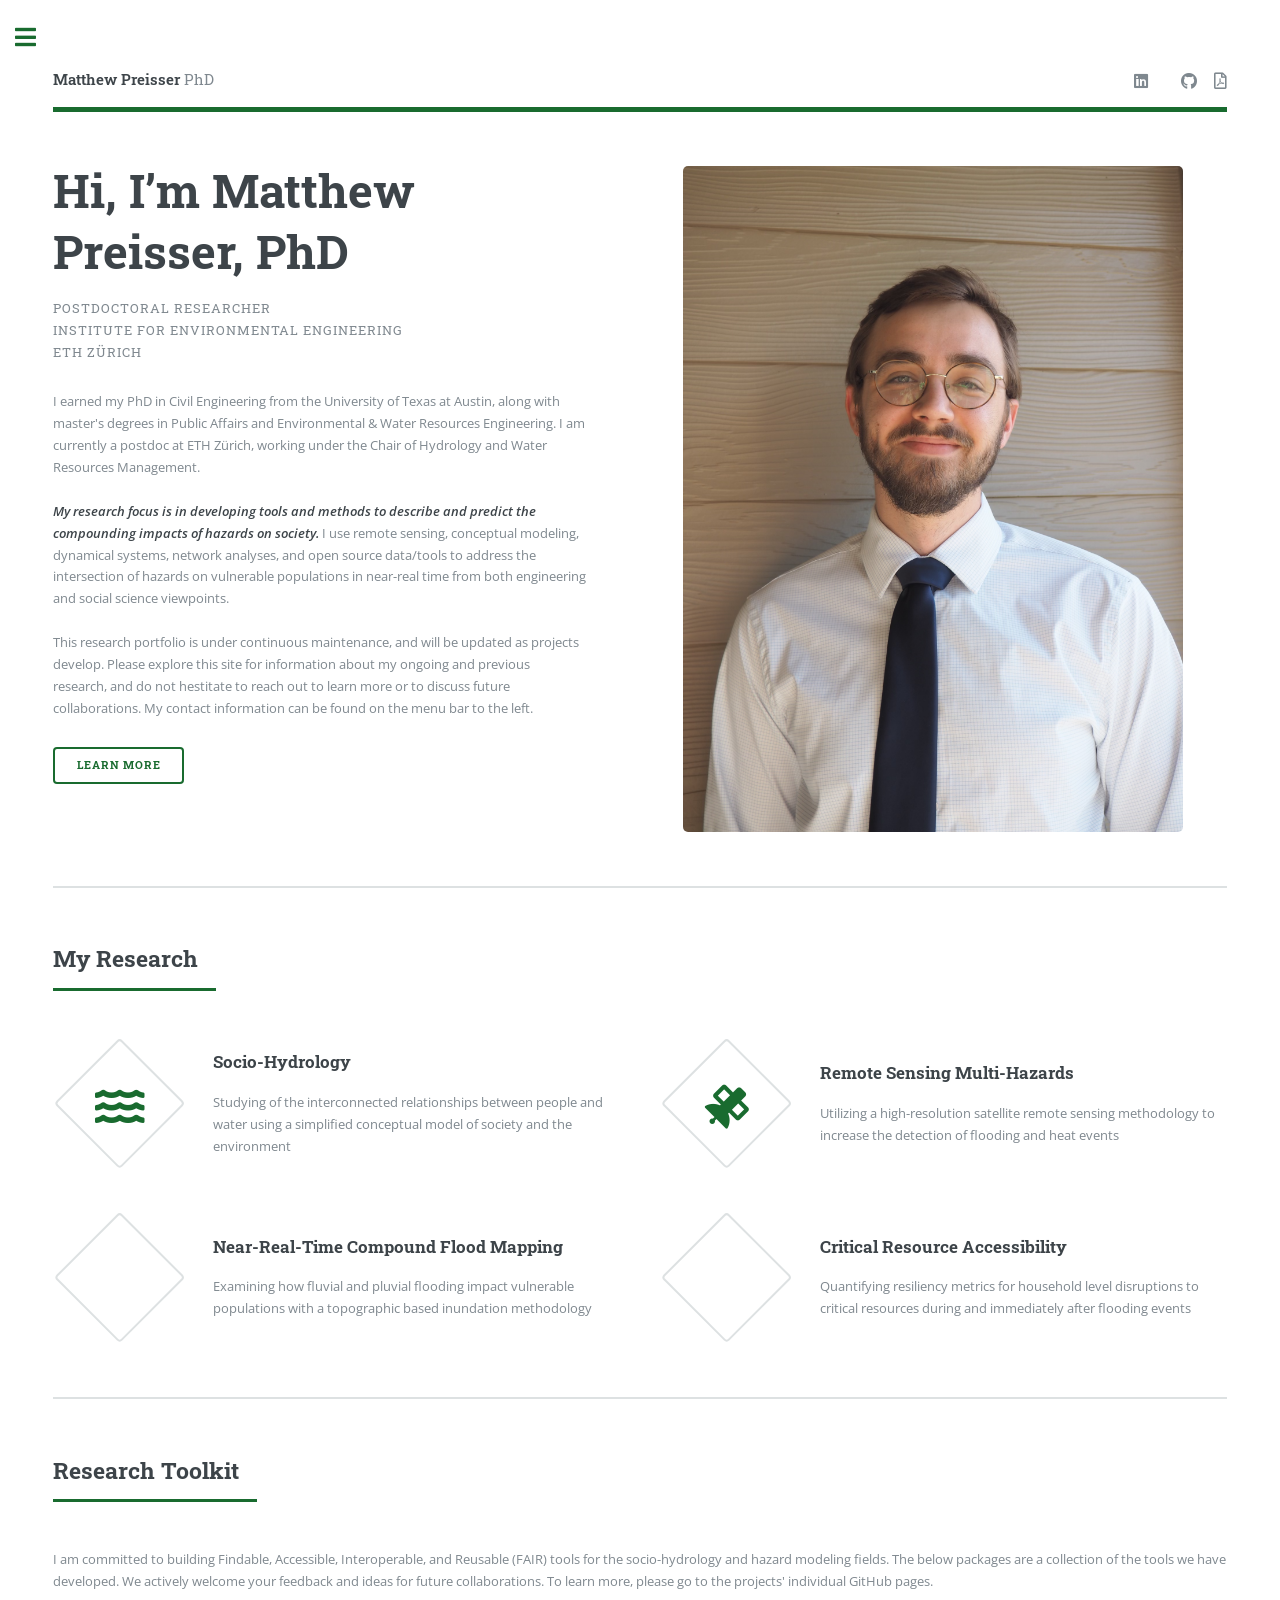
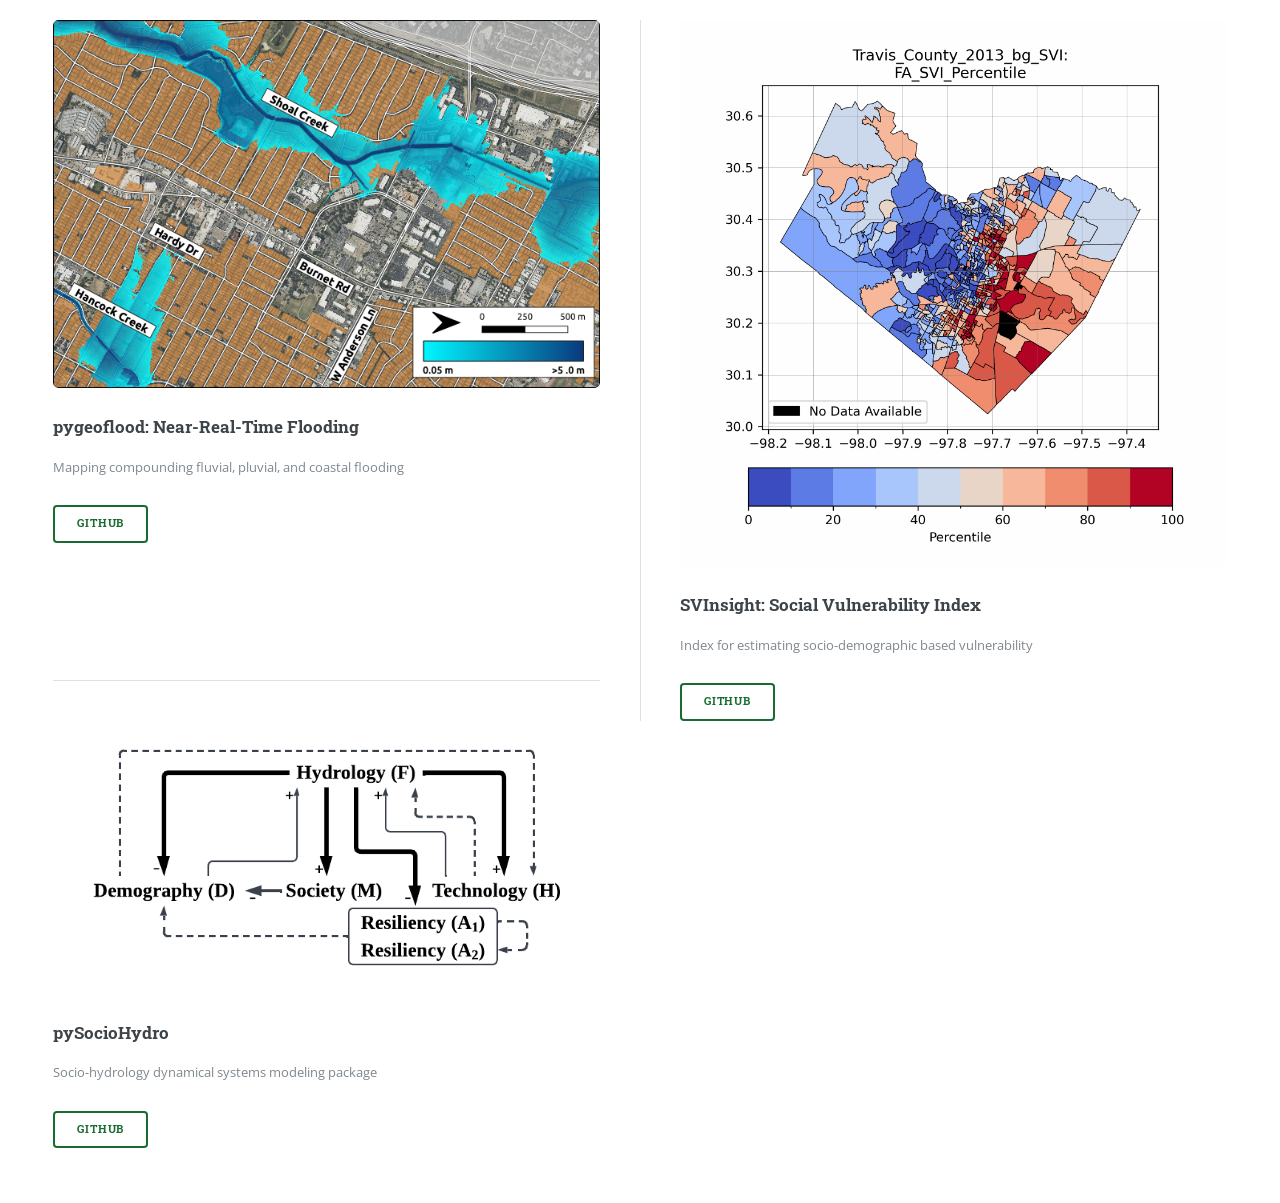
<file: index.html>
<!DOCTYPE HTML>
<!--
	Editorial by HTML5 UP
	html5up.net | @ajlkn
	Free for personal and commercial use under the CCA 3.0 license (html5up.net/license)
-->
<html>
	<head>
		<title>Matthew Preisser, PhD</title>
		<meta charset="utf-8" />
		<meta name="viewport" content="width=device-width, initial-scale=1, user-scalable=no" />
		<link rel="stylesheet" href="https://cdnjs.cloudflare.com/ajax/libs/font-awesome/6.5.2/css/all.min.css" />
		<link rel="stylesheet" href="assets/css/main.css" />
	</head>
	<body class="is-preload">

		<!-- Wrapper -->
			<div id="wrapper">

				<!-- Main -->
					<div id="main">
						<div class="inner">

							<!-- Header -->
								<header id="header">
									<a href="index.html" class="logo"><strong>Matthew Preisser</strong> PhD </a><br />
										
									<ul class="icons">
										<!-- <li><a href="#" class="icon brands fa-twitter"><span class="label">Twitter</span></a></li>
										<li><a href="#" class="icon brands fa-facebook-f"><span class="label">Facebook</span></a></li>
										<li><a href="#" class="icon brands fa-snapchat-ghost"><span class="label">Snapchat</span></a></li>
										<li><a href="#" class="icon brands fa-instagram"><span class="label">Instagram</span></a></li> -->
										<!-- <li><a href="#" class="icon brands fa-medium-m"><span class="label">Medium</span></a></li> -->
										<li><a href="https://www.linkedin.com/in/matthew-preisser/" class="icon brands fa-linkedin"><span class="label">LinkedIn</span></a></li>
										<li><a href="https://scholar.google.com/citations?user=46BuSNIAAAAJ&hl=en" class="icon brands fa-google-scholar"><span class="label">Scholar</span></a></li>
										<li><a href="https://github.com/mdp0023" class="icon brands fa-github"><span class="label">github</span></a></li>
										<li><a href="files/Preisser_CV.pdf" target="_blank" rel="noopener noreferrer" class="icon fa-solid fa-file-pdf"><span class="label">CV</span></a></li>
									</ul>
								</header>

							<!-- Banner -->
								<section id="banner">
									<div class="content">
										<header>
											<h1>Hi, I’m Matthew Preisser, PhD<br />
											</h1>
											<p>Postdoctoral Researcher<br />
												Institute for Environmental Engineering<br />
											ETH Zürich
											</p>
										</header>
										<p>I earned my PhD in Civil Engineering from the University of Texas at Austin, along with master's degrees in Public Affairs and Environmental & Water Resources Engineering. I am currently a postdoc at ETH Zürich, working under the Chair of Hydrology and Water Resources Management. <br /><br />

										<strong><em>My research focus is in developing tools and methods to describe and predict the compounding impacts of hazards on society.</em></strong> I use remote sensing, conceptual modeling, dynamical systems, network analyses, and open source data/tools to address the intersection of hazards on vulnerable populations in near-real time from both engineering and social science viewpoints. <br /><br />
										
										This research portfolio is under continuous maintenance, and will be updated as projects develop. Please explore this site for information about my ongoing and previous research, and do not hestitate to reach out to learn more or to discuss future collaborations. My contact information can be found on the menu bar to the left.

										</p>


										<ul class="actions">
											<li><a href="about_me.html" class="button big">Learn More</a></li>
										</ul>
									</div>
									<span class="image object">
										<img src="images/Preisser.png" alt="" style="width: 100%; max-width: 500px; display: block; margin-left: auto; margin-right: auto;" />
									</span>
								</section>

							<!-- ICON SECTION -->
								<section>
									<header class="major">
										<h2>My Research</h2>
									</header>
									<div class="features">
										
										<!-- FEATURE 1 -->
										<article>
											<span class="icon solid fa-water"></span>
											<div class="content">
												<a href="research_interests.html"><h3>Socio-Hydrology</h3></a>
												<p>Studying of the interconnected relationships between people and water using a simplified conceptual model of society and the environment</p>
											</div>
										</article>

										<!-- FEATURE 2 -->
										<article>
											<span class="icon solid fa-satellite"></span>
											<div class="content">
												<a href="research_interests.html"><h3>Remote Sensing Multi-Hazards</h3></a>
												<p>Utilizing a high-resolution satellite remote sensing methodology to increase the detection of flooding and heat events</p>
											</div>
										</article>

										<!-- FEATURE 3 -->
										<article>
											<span class="icon solid fa-hurricane"></span>
											<div class="content">
												<a href="research_interests.html"><h3>Near-Real-Time Compound Flood Mapping</h3></a>
												<p>Examining how fluvial and pluvial flooding impact vulnerable populations with a topographic based inundation methodology</p>
											</div>
										</article>

										<!-- FEATURE 4 -->
										<article>
											<span class="icon solid fa-house-flood-water"></span>
											<div class="content">
												<a href="research_interests.html"><h3>Critical Resource Accessibility</h3></a>
												<p>Quantifying resiliency metrics for household level disruptions to critical resources during and immediately after flooding events</p>
											</div>
										</article>
									</div>
								</section>

							<!-- HIGHLIGHT SECTION -->
								<section>
									<header class="major">
										<h2>Research Toolkit</h2>
									</header>
									<p>I am committed to building Findable, Accessible, Interoperable, and Reusable (FAIR) tools for the socio-hydrology and hazard modeling fields. The below packages are a collection of the tools we have developed. We actively welcome your feedback and ideas for future collaborations. To learn more, please go to the projects' individual GitHub pages. </p>
									
									<!-- PYGEOFLOOD -->
									<div class="posts">
										<article>
											<a href="https://github.com/passaH2O/pygeoflood" class="image" target="_blank" rel="noopener noreferrer"><img src="images/pygeoflood.png" alt="" /></a>
											<h3>pygeoflood: Near-Real-Time  Flooding</h3>
											<p>Mapping compounding fluvial, pluvial, and coastal flooding</p>
											<ul class="actions">
												<!-- <li><a href="https://github.com/passaH2O/pygeoflood" class="button">GitHub</a></li> -->
												<li><a href="https://github.com/passaH2O/pygeoflood" class="button" target="_blank" rel="noopener noreferrer">GitHub</a></li>
											</ul>
										</article>

										<!-- SVINSIGHT-->
										<article>
											<a href="https://github.com/mdp0023/SVInsight" class="image" target="_blank" rel="noopener noreferrer"><img src="images/SVInsight.gif" alt="" /></a>
											<h3>SVInsight: Social Vulnerability Index</h3>
											<p>Index for estimating socio-demographic based vulnerability</p>
											<ul class="actions">
												<!-- <li><a href="https://github.com/mdp0023/SVInsight" class="button">GitHub</a></li> -->
												<li><a href="https://github.com/mdp0023/SVInsight" class="button" target="_blank" rel="noopener noreferrer">GitHub</a></li>
											</ul>
										</article>

										<!-- SOCIOWATERPY -->
										<article>
											<a class="image"><img src="images/Conceptual_Diagram.png" alt="" /></a>
											<h3>pySocioHydro</h3>
											<p>Socio-hydrology dynamical systems modeling package</p>
											<ul class="actions">
												<li><a href="https://github.com/mdp0023/pySocioHydro" class="button" target="_blank" rel="noopener noreferrer">GitHub</a></li>
											</ul>
										</article>

										
									</div>
								</section>

						</div>
					</div>

				<!-- Sidebar -->
					<div id="sidebar">
						<div class="inner">

							<!-- Menu -->
								<nav id="menu">
									<header class="major">
										<h2>Menu</h2>
									</header>
									<ul>
										<li><a href="index.html">Homepage</a></li>
										<li><a href="about_me.html">About Me</a></li>
										<li><a href="research_interests.html">Research Interests</a></li>
										<li><a href="collaborations.html">Collaborations</a></li>
										
										<!-- <li><a href="elements.html">Elements</a></li>
										<li>
											<span class="opener">Submenu</span>
											<ul>
												<li><a href="#">Lorem Dolor</a></li>
												<li><a href="#">Ipsum Adipiscing</a></li>
												<li><a href="#">Tempus Magna</a></li>
												<li><a href="#">Feugiat Veroeros</a></li>
											</ul>
										</li> -->

										
							
									</ul>
								</nav>

							<!-- Section -->
								<!-- <section>
									<header class="major">
										<h2>Ante interdum</h2>
									</header>
									<div class="mini-posts">
										<article>
											<a href="#" class="image"><img src="images/pic07.jpg" alt="" /></a>
											<p>Aenean ornare velit lacus, ac varius enim lorem ullamcorper dolore aliquam.</p>
										</article>
										<article>
											<a href="#" class="image"><img src="images/pic08.jpg" alt="" /></a>
											<p>Aenean ornare velit lacus, ac varius enim lorem ullamcorper dolore aliquam.</p>
										</article>
										<article>
											<a href="#" class="image"><img src="images/pic09.jpg" alt="" /></a>
											<p>Aenean ornare velit lacus, ac varius enim lorem ullamcorper dolore aliquam.</p>
										</article>
									</div>
									<ul class="actions">
										<li><a href="#" class="button">More</a></li>
									</ul>
								</section> -->

							<!-- GET IN TOUCH -->
								<section>
									<header class="major">
										<h2>Get in touch</h2>
									</header>
									<p>Please reach out if you are interested in collaborating or learning more about my ongoing projects.</p>
									<ul class="contact">
										<li class="icon solid fa-envelope"><a href="#">mpreisser@ethz.ch</a></li>
									<!-- <li class="icon solid fa-phone">(000) 000-0000</li> -->
							<li class="icon solid fa-home">Zürich, Switzerland</li>
									</ul>
								</section>

							<!-- Footer -->
								<footer id="footer">
									<p class="copyright">&copy; Matthew Preisser. All rights reserved. Design: <a href="https://html5up.net">HTML5 UP</a>.</p>
								</footer>

						</div>
					</div>

			</div>

		<!-- Scripts -->
			<script src="assets/js/jquery.min.js"></script>
			<script src="assets/js/browser.min.js"></script>
			<script src="assets/js/breakpoints.min.js"></script>
			<script src="assets/js/util.js"></script>
			<script src="assets/js/main.js"></script>

	</body>
</html>
</file>
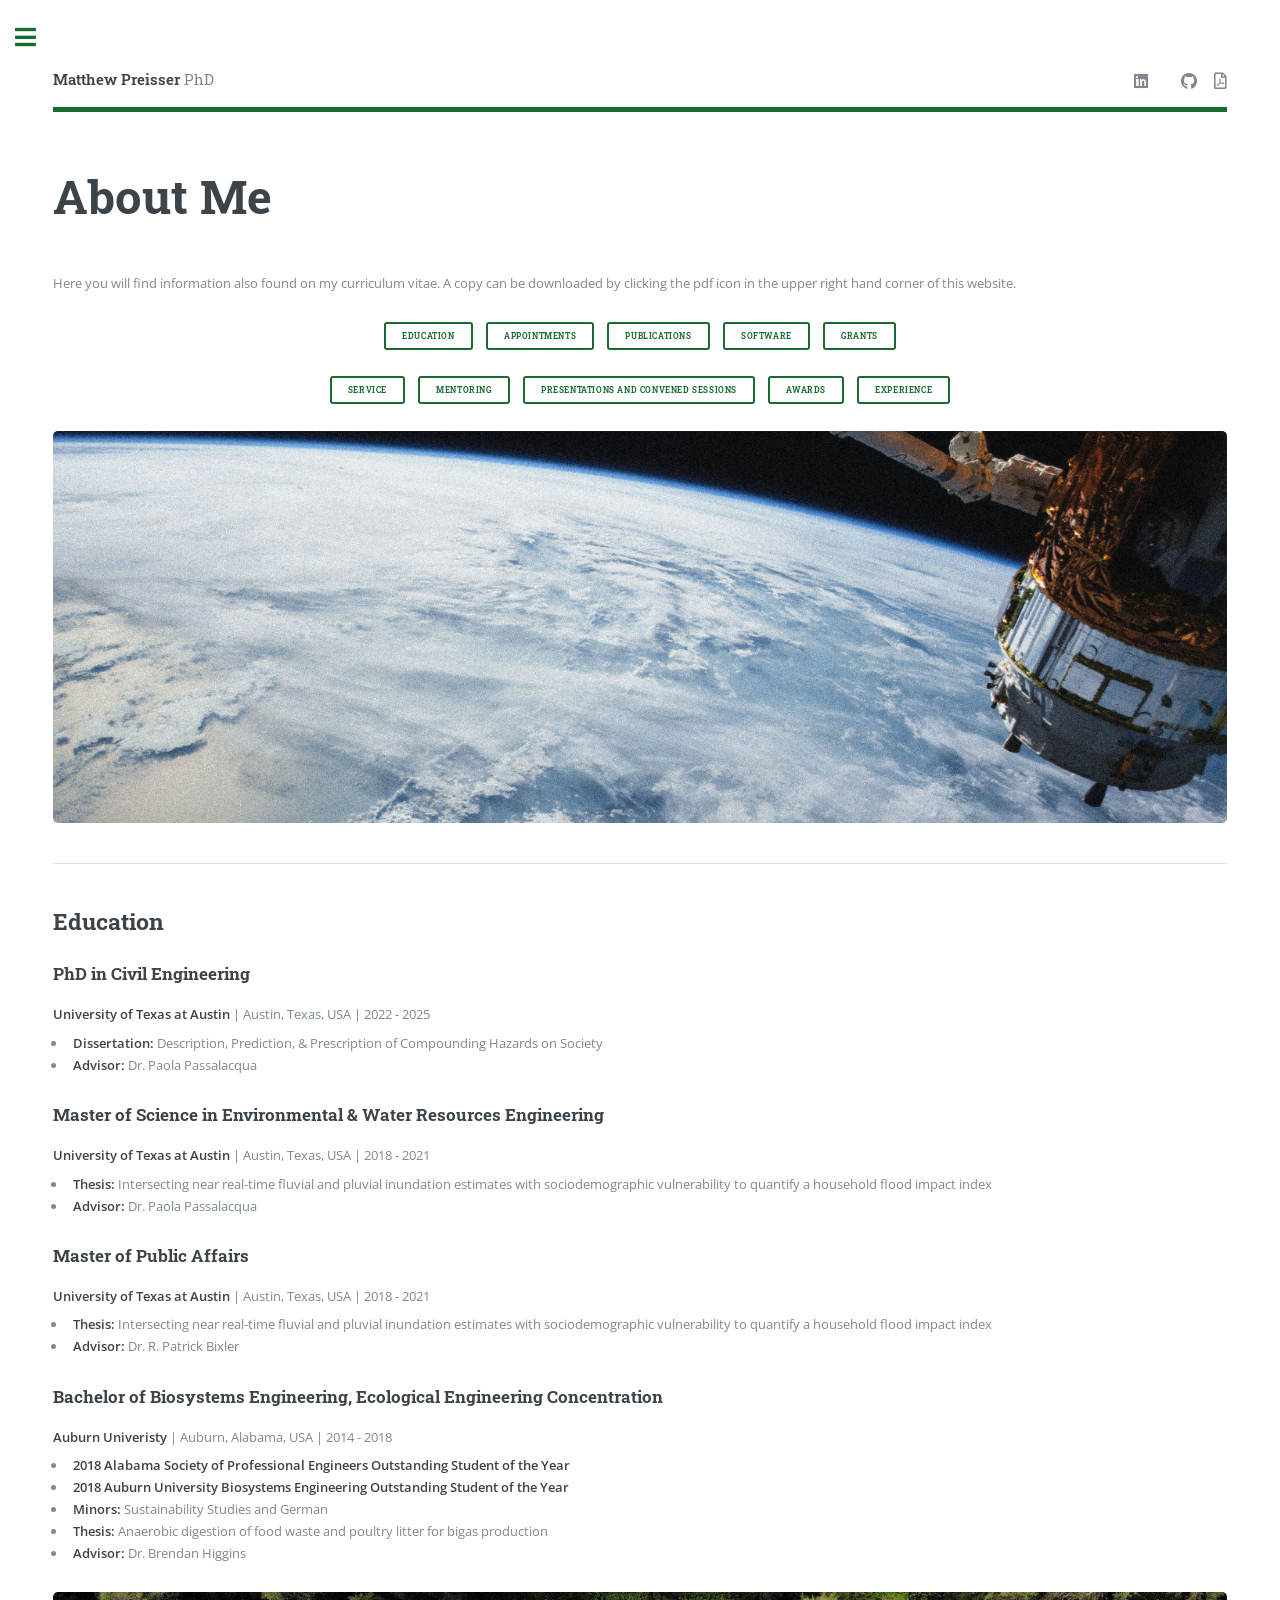
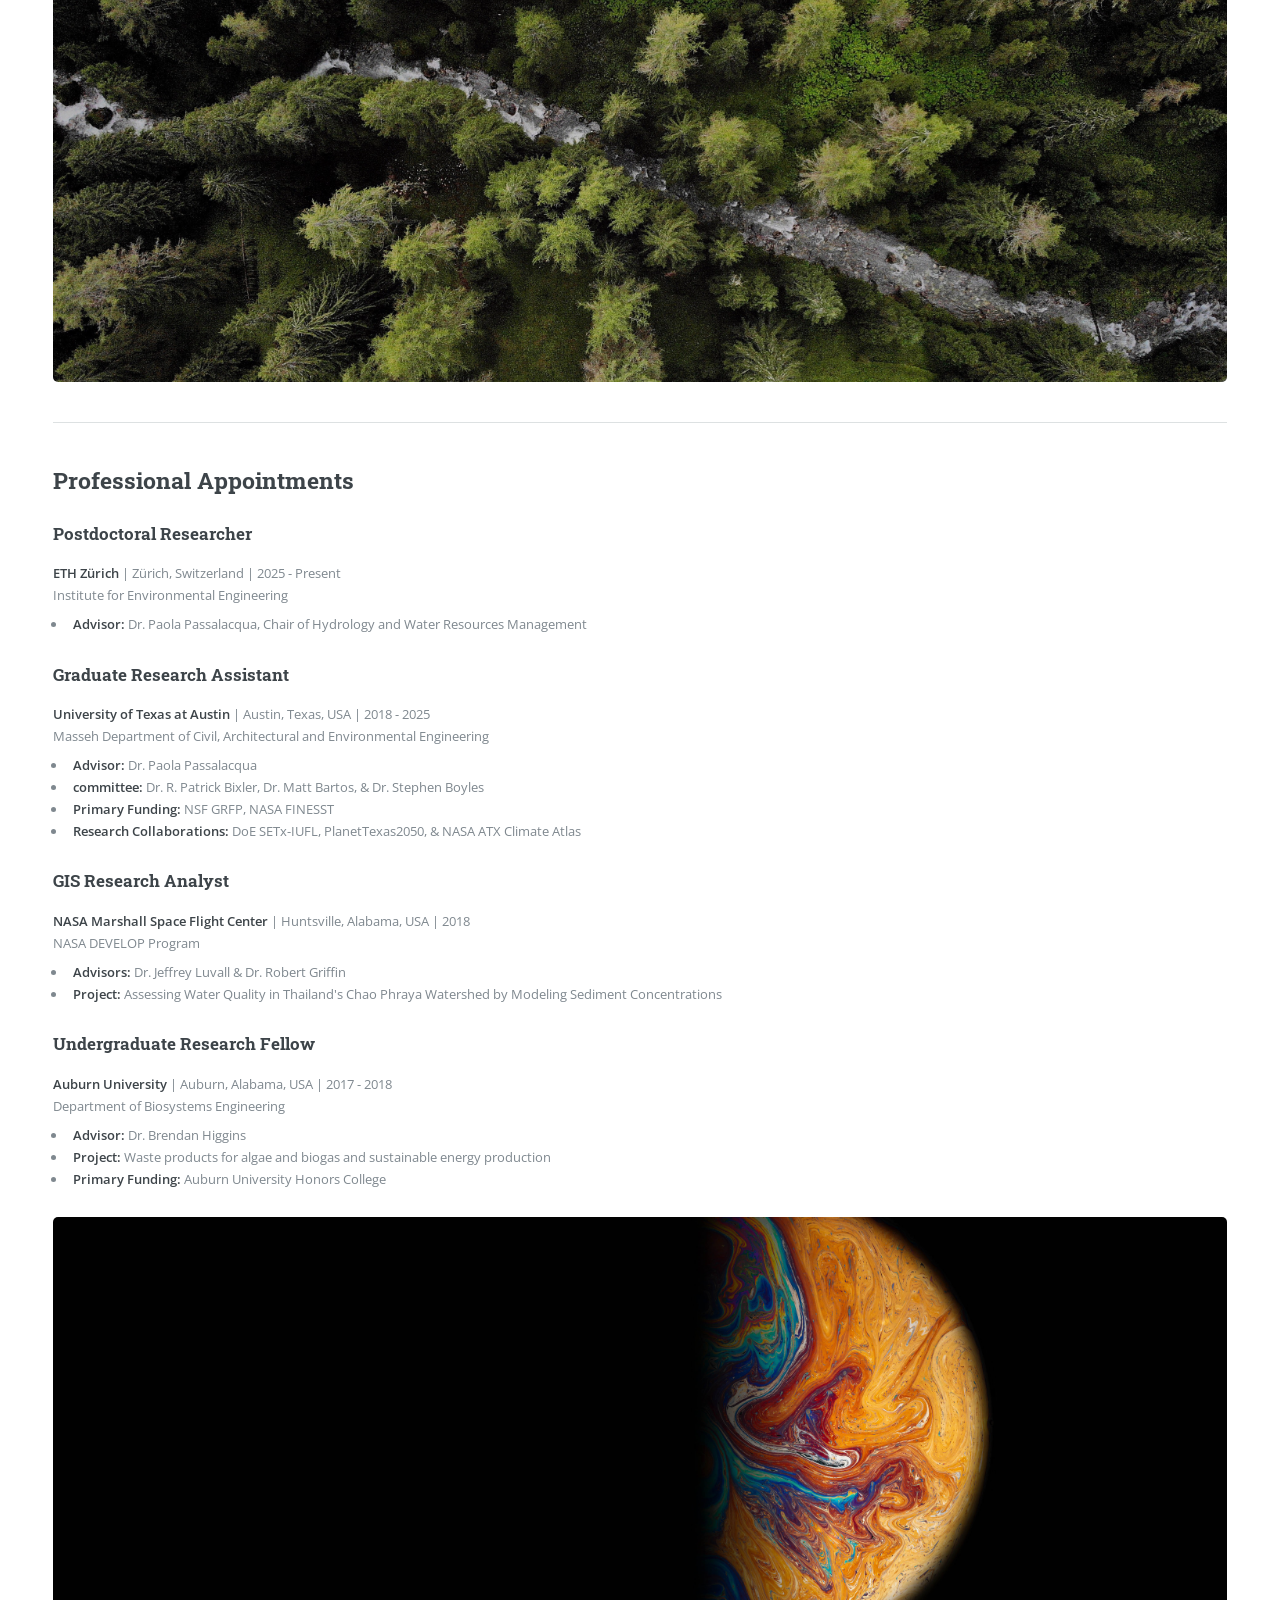
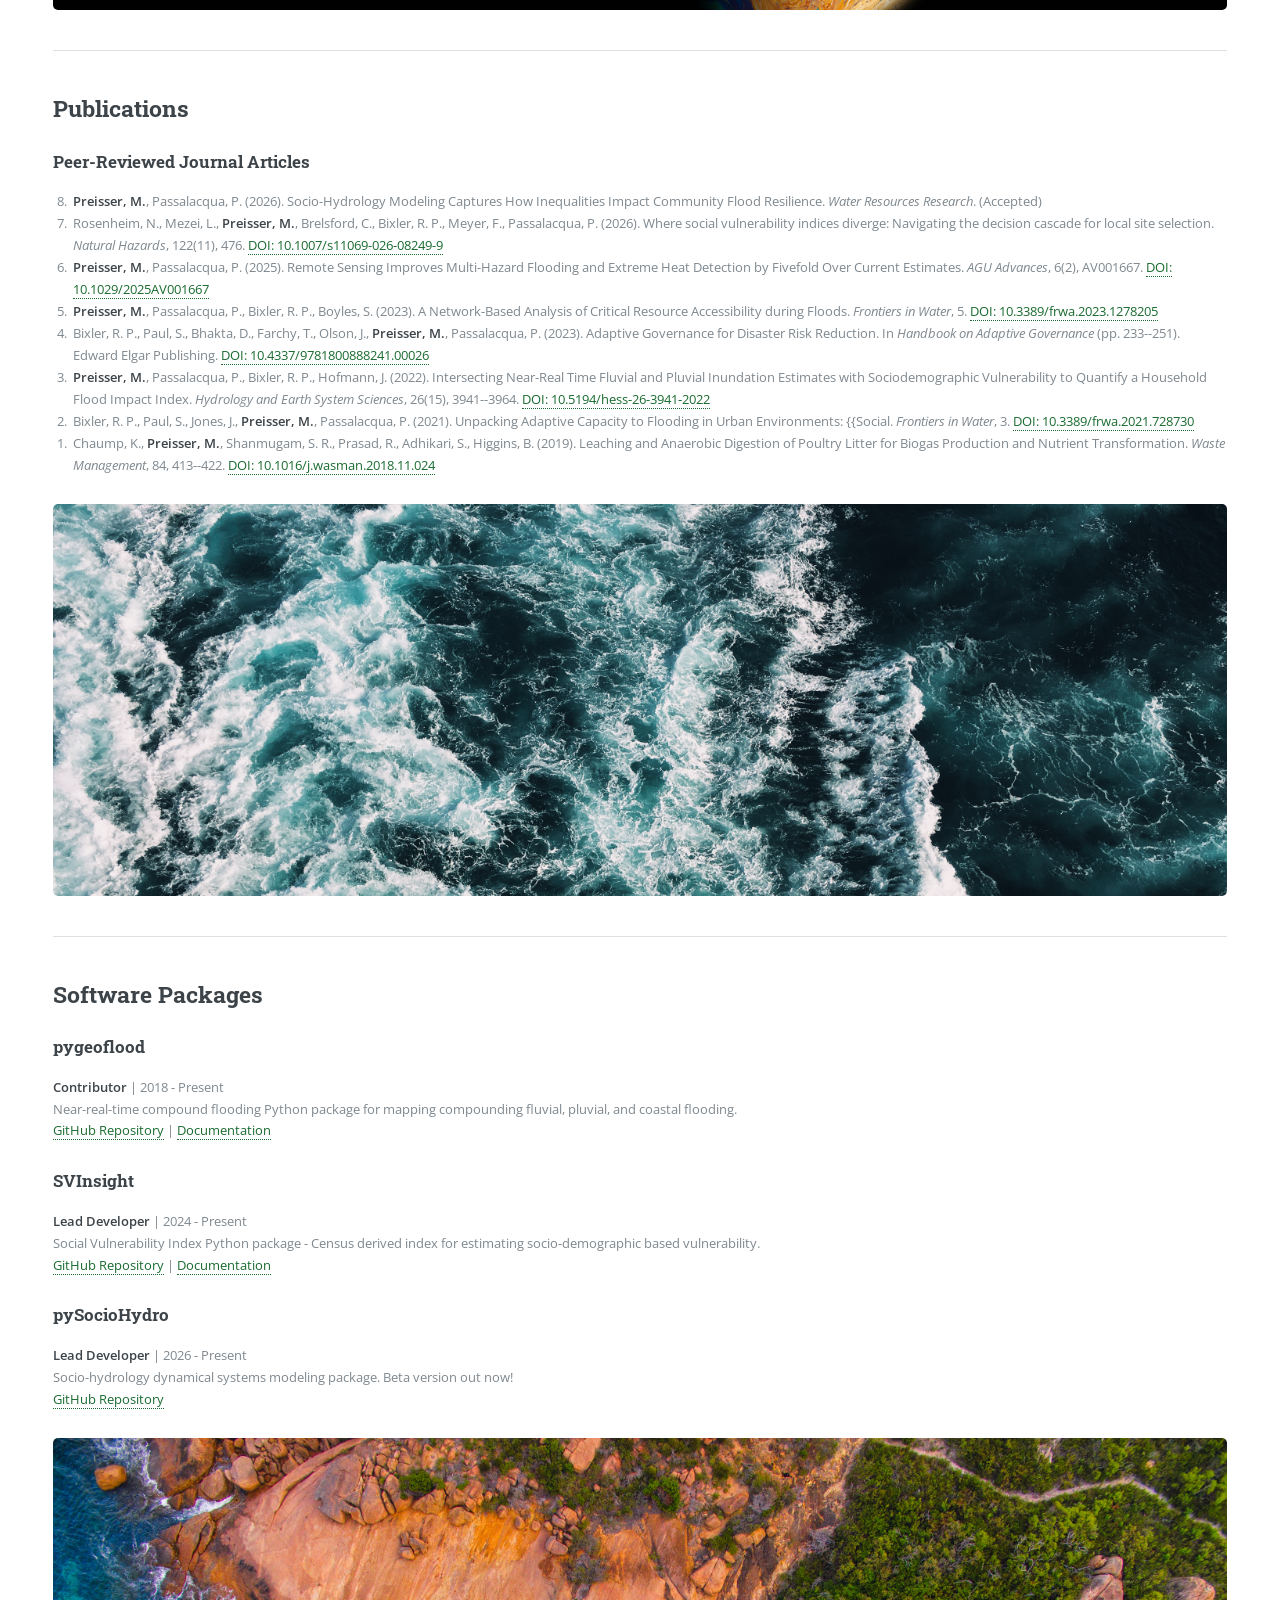
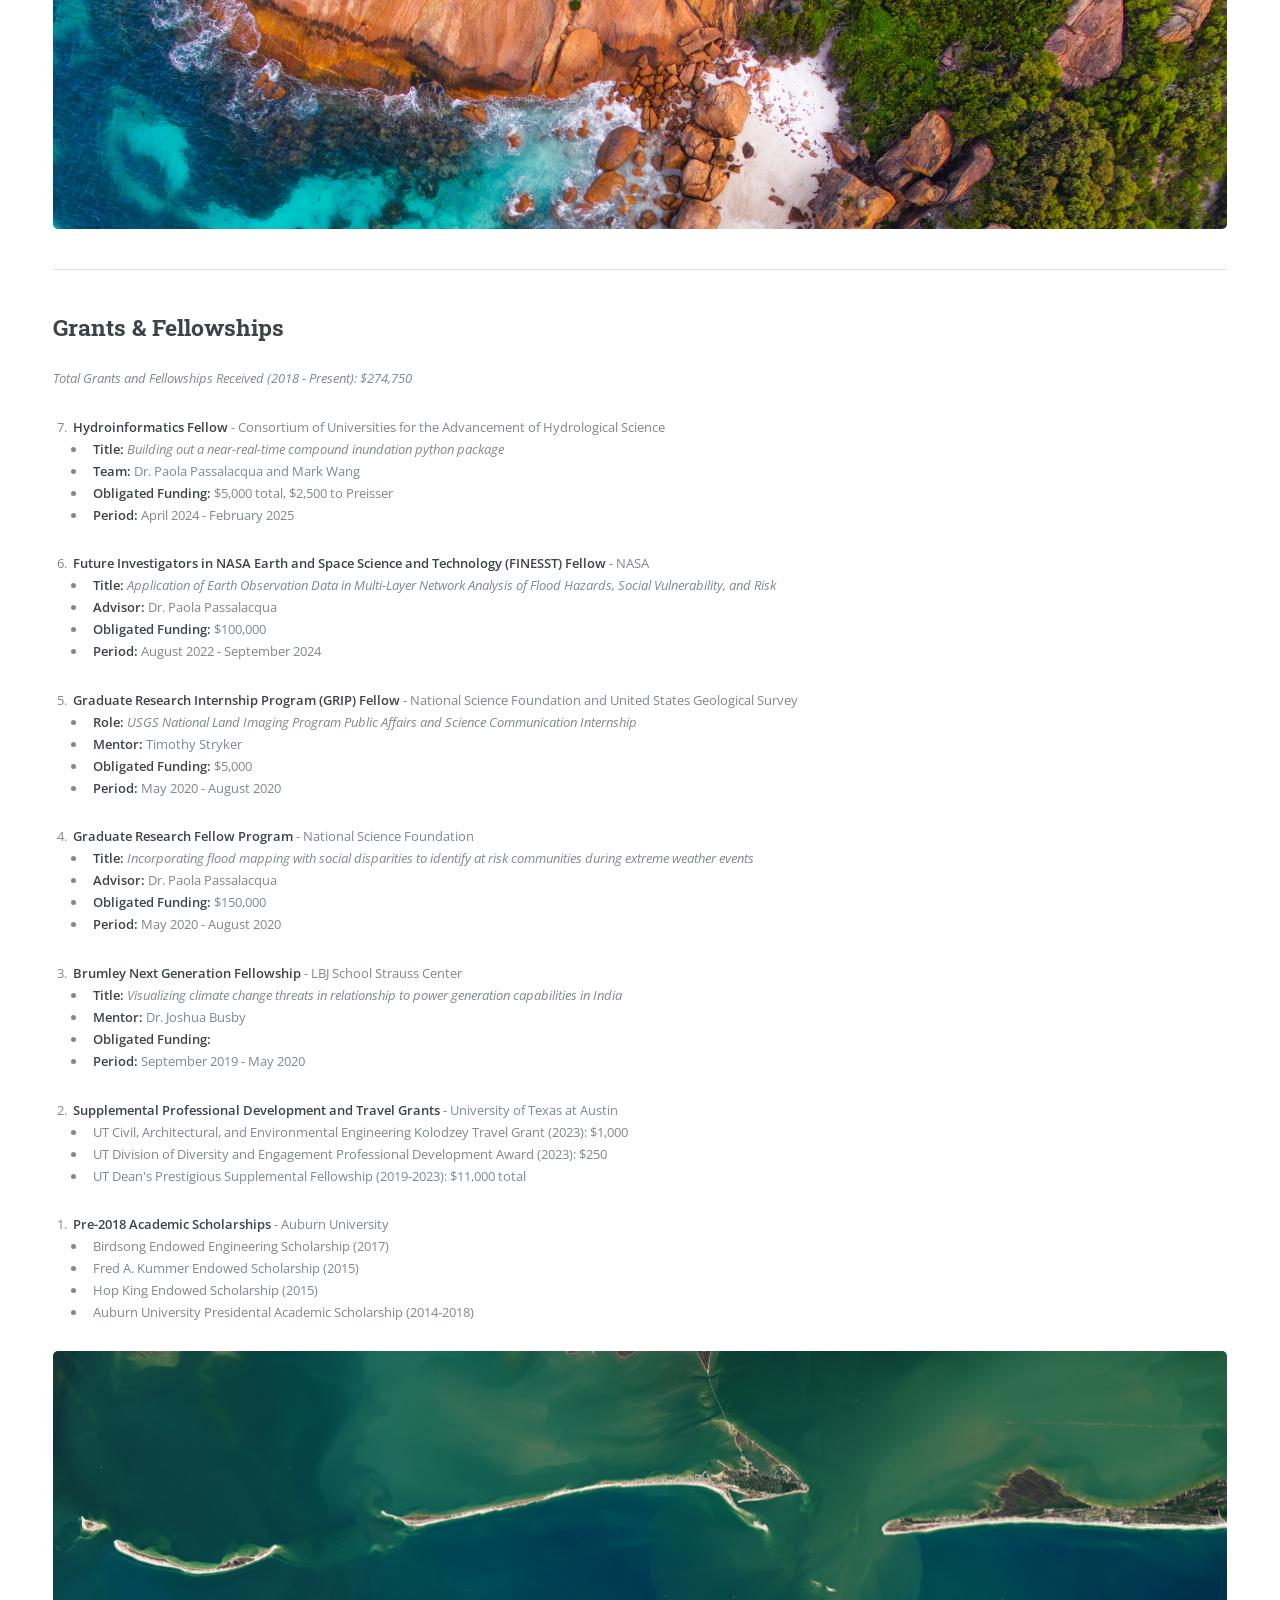
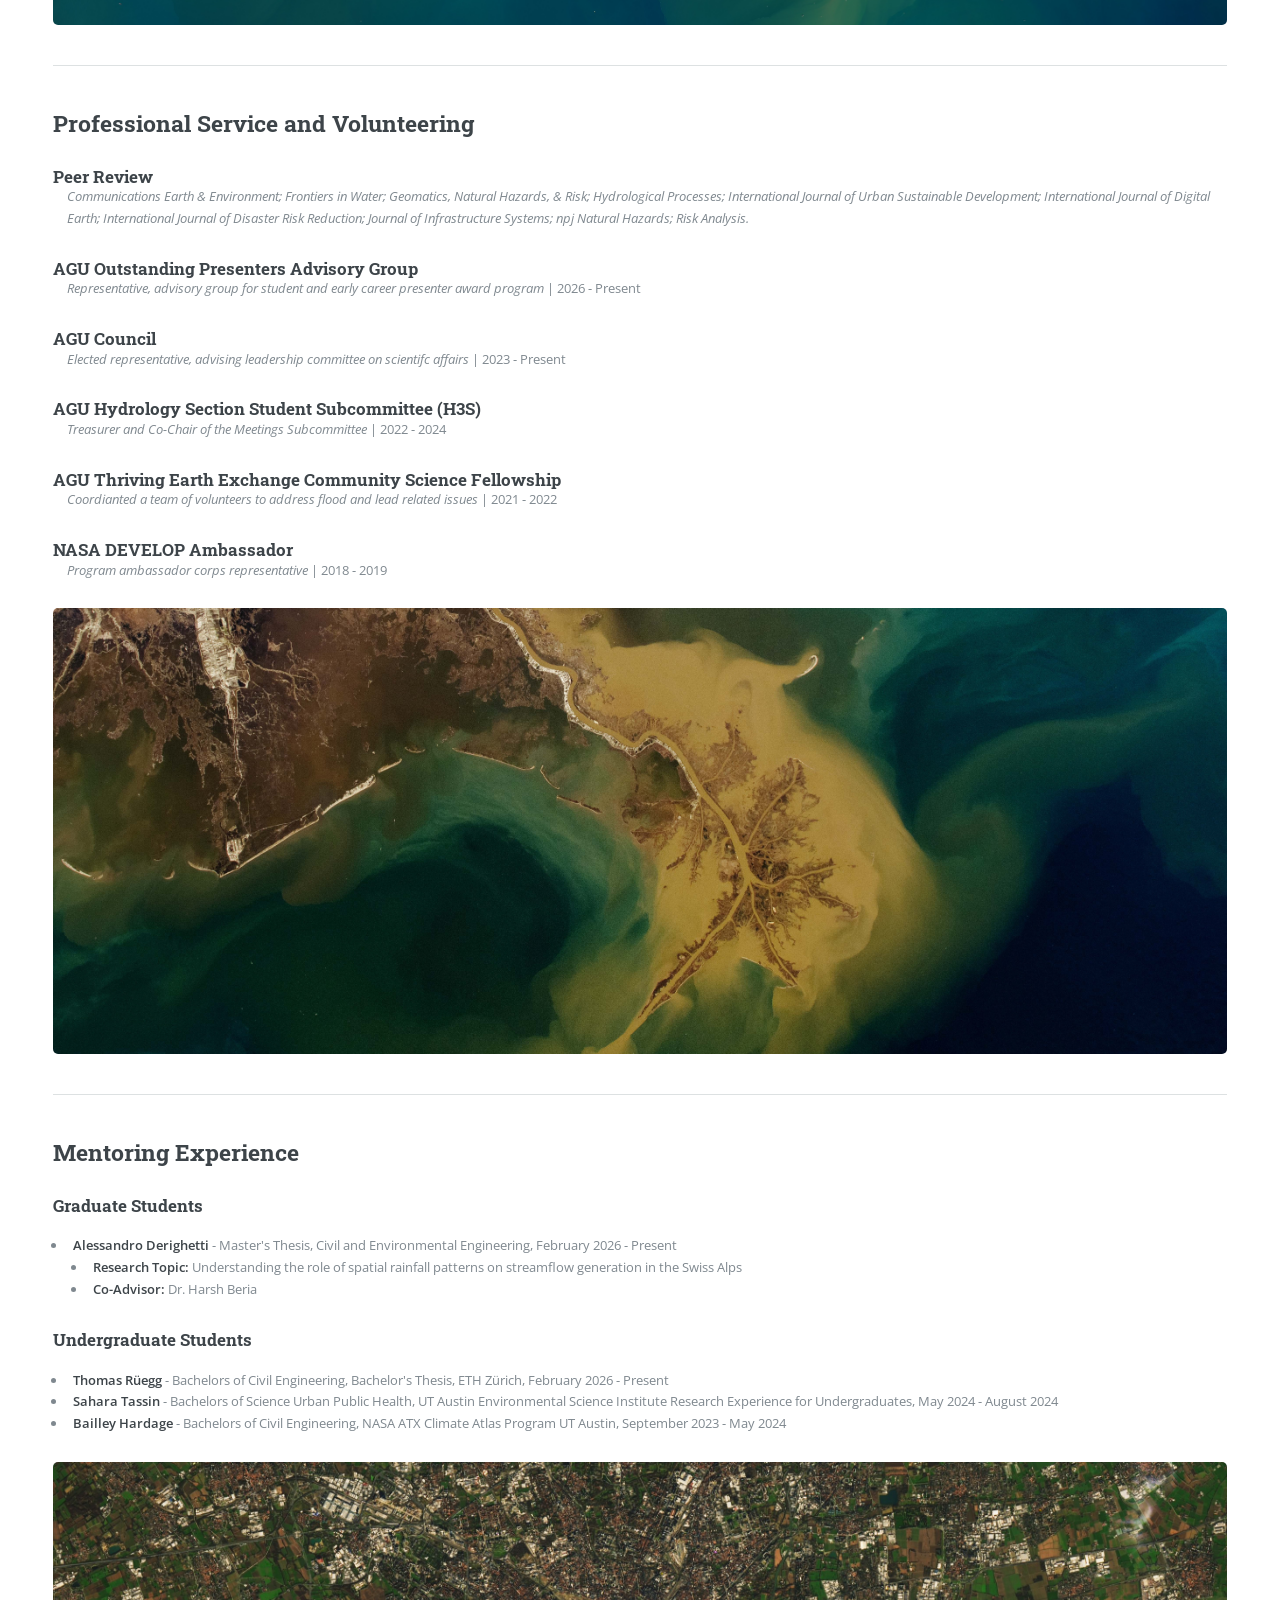
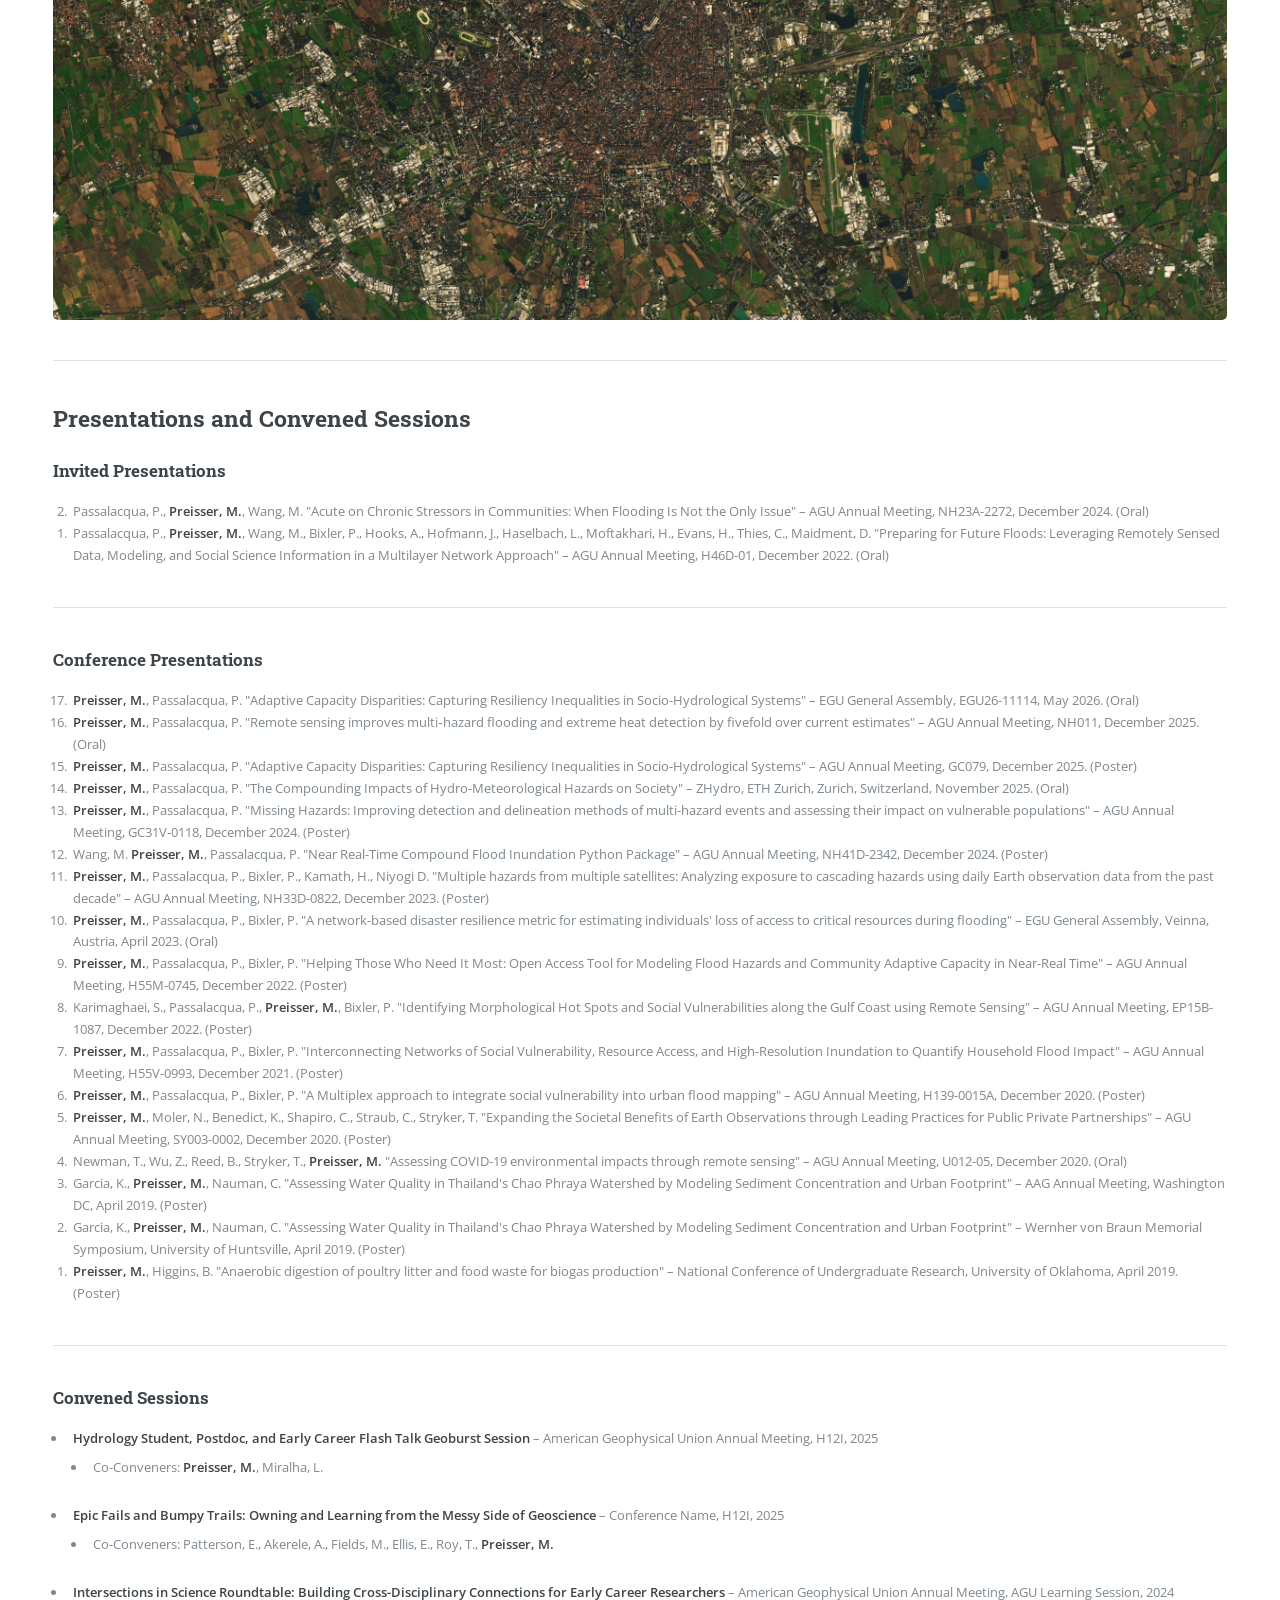
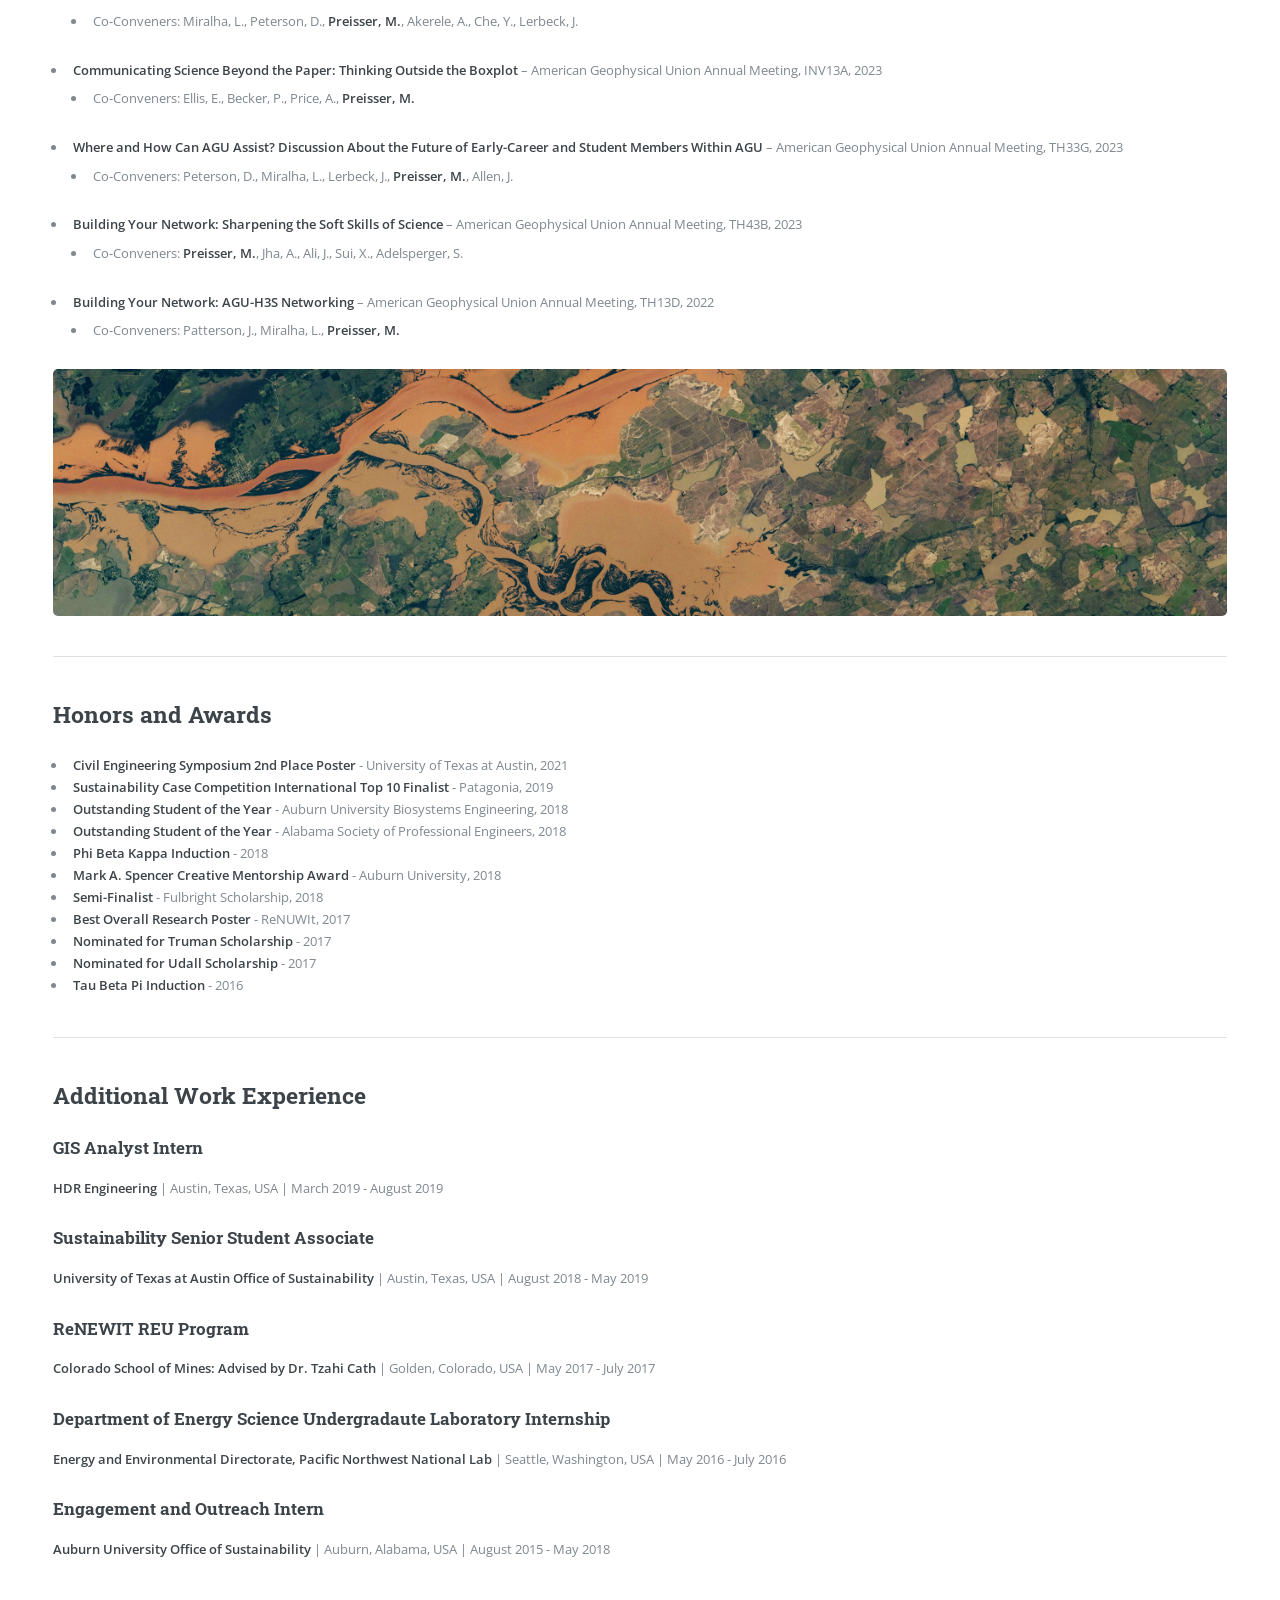
<file: about_me.html>
<!DOCTYPE HTML>
<!--
	Editorial by HTML5 UP
	html5up.net | @ajlkn
	Free for personal and commercial use under the CCA 3.0 license (html5up.net/license)
-->
<html>
	<head>
		<title>About Me - Matthew Preisser</title>
		<meta charset="utf-8" />
		<meta name="viewport" content="width=device-width, initial-scale=1, user-scalable=no" />
		<link rel="stylesheet" href="https://cdnjs.cloudflare.com/ajax/libs/font-awesome/6.5.2/css/all.min.css" />
		<link rel="stylesheet" href="assets/css/main.css" />
	</head>
	<body class="is-preload">

		<!-- Wrapper -->
			<div id="wrapper">

				<!-- Main -->
					<div id="main">
						<div class="inner">


<!-- #################################################################################################################################################################### -->
							<!-- Header -->
								<header id="header">
									<a href="index.html" class="logo"><strong>Matthew Preisser</strong> PhD</a>
									<ul class="icons">
										<li><a href="https://www.linkedin.com/in/matthew-preisser/" class="icon brands fa-linkedin"><span class="label">LinkedIn</span></a></li>
										<li><a href="https://scholar.google.com/citations?user=46BuSNIAAAAJ&hl=en" class="icon brands fa-google-scholar"><span class="label">Scholar</span></a></li>
										<li><a href="https://github.com/mdp0023" class="icon brands fa-github"><span class="label">github</span></a></li>
										<li><a href="files/Preisser_CV.pdf" target="_blank" rel="noopener noreferrer" class="icon fa-solid fa-file-pdf"><span class="label">CV</span></a></li>
										
									</ul>
								</header>

<!-- #################################################################################################################################################################### -->
							<!-- Content -->
								<section>
									<header class="main">
										<h1>About Me</h1>
									</header>
									<p> Here you will find information also found on my curriculum vitae. A copy can be downloaded by clicking the pdf icon in the upper right hand corner of this website.</p>

									<!-- Navigation Buttons -->
									<ul class="actions" style="justify-content: center;">
										<li><a href="#education" class="button small">Education</a></li>
										<li><a href="#appointments" class="button small">Appointments</a></li>
										<li><a href="#publications" class="button small">Publications</a></li>
										<li><a href="#software" class="button small">Software</a></li>
										<li><a href="#grants" class="button small">Grants</a></li>
									</ul>
									<ul class="actions" style="justify-content: center;">
										<li><a href="#service" class="button small">Service</a></li>
										<li><a href="#mentoring" class="button small">Mentoring</a></li>
										<!-- <li><a href="#invited" class="button small">Invited Talks</a></li> -->
										<li><a href="#presentations" class="button small">Presentations and Convened Sessions</a></li>
										<!-- <li><a href="#sessions" class="button small">Convened Sessions</a></li> -->
										<li><a href="#awards" class="button small">Awards</a></li>
										<li><a href="#experience" class="button small">Experience</a></li>
									</ul>

									<span class="image main"><img src="images/space_crop.png" alt="" /></span>


<!-- #################################################################################################################################################################### -->
								<!-- EDUCATION -->
								<hr class="major" />
								<h2 id="education">Education</h2>
								
								
								<h3>PhD in Civil Engineering</h3>
								<p><strong>University of Texas at Austin</strong> | Austin, Texas, USA | 2022 - 2025</p>
								<ul style="margin-top: -1.5em;">
								<li><strong>Dissertation:</strong> Description, Prediction, & Prescription of Compounding Hazards on Society</li>
								<li><strong>Advisor:</strong> Dr. Paola Passalacqua</li>
								</ul>

								<h3>Master of Science in Environmental & Water Resources Engineering</h3>
								<p><strong>University of Texas at Austin</strong> | Austin, Texas, USA | 2018 - 2021</p>
								<ul style="margin-top: -1.5em;">
								<li><strong>Thesis:</strong> Intersecting near real-time fluvial and pluvial inundation estimates with sociodemographic vulnerability to quantify a household flood impact index</li>
								<li><strong>Advisor:</strong> Dr. Paola Passalacqua</li>
								</ul>

								<h3>Master of Public Affairs</h3>
								<p><strong>University of Texas at Austin</strong> | Austin, Texas, USA | 2018 - 2021</p>
								<ul style="margin-top: -1.5em;">
								<li><strong>Thesis:</strong> Intersecting near real-time fluvial and pluvial inundation estimates with sociodemographic vulnerability to quantify a household flood impact index</li>
								<li><strong>Advisor:</strong> Dr. R. Patrick Bixler</li>
								</ul>

								<h3>Bachelor of Biosystems Engineering, Ecological Engineering Concentration</h3>
								<p><strong>Auburn Univeristy</strong> | Auburn, Alabama, USA | 2014 - 2018<br />
								<ul style="margin-top: -1.5em;">
								<li><strong>2018 Alabama Society of Professional Engineers Outstanding Student of the Year</strong>
								<li><strong>2018 Auburn University Biosystems Engineering Outstanding Student of the Year</strong>
								<li><strong>Minors:</strong> Sustainability Studies and German
								<li><strong>Thesis:</strong> Anaerobic digestion of food waste and poultry litter for bigas production
								<li><strong>Advisor:</strong> Dr. Brendan Higgins
								</ul>


								<span class="image main"><img src="images/forest_river_crop.png" alt="" /></span>

<!-- #################################################################################################################################################################### -->
								<!-- PROFESSIONAL APPOINTMENTS -->
								<hr class="major" />
								<h2 id="appointments">Professional Appointments</h2>

								<h3>Postdoctoral Researcher</h3>
								<p><strong>ETH Zürich</strong> | Zürich, Switzerland | 2025 - Present<br />
								Institute for Environmental Engineering<br />
								<ul style="margin-top: -1.5em;">
								<li><strong>Advisor:</strong> Dr. Paola Passalacqua, Chair of Hydrology and Water Resources Management</li>
								</ul>

								<h3>Graduate Research Assistant</h3>
								<p><strong>University of Texas at Austin</strong> | Austin, Texas, USA | 2018 - 2025<br />
								Masseh Department of Civil, Architectural and Environmental Engineering <br />
								<ul style="margin-top: -1.5em;">
								<li><strong>Advisor:</strong> Dr. Paola Passalacqua</li>
								<li><strong>committee:</strong> Dr. R. Patrick Bixler, Dr. Matt Bartos, & Dr. Stephen Boyles</li>
								<li><strong>Primary Funding:</strong> NSF GRFP, NASA FINESST</li>
								<li><strong>Research Collaborations:</strong> DoE SETx-IUFL, PlanetTexas2050, & NASA ATX Climate Atlas</li>
								</ul>

								<h3>GIS Research Analyst</h3>
								<p><strong>NASA Marshall Space Flight Center</strong> | Huntsville, Alabama, USA  | 2018<br />
								NASA DEVELOP Program<br />
								<ul style="margin-top: -1.5em;">
								<li><strong>Advisors:</strong> Dr. Jeffrey Luvall & Dr. Robert Griffin</li>
								<li><strong>Project:</strong> Assessing Water Quality in Thailand's Chao Phraya Watershed by Modeling Sediment Concentrations</li>
								</ul>

								<h3>Undergraduate Research Fellow</h3>
								<p><strong>Auburn University</strong> | Auburn, Alabama, USA  | 2017 - 2018<br />
								Department of Biosystems Engineering<br />
								<ul style="margin-top: -1.5em;">
								<li><strong>Advisor:</strong> Dr. Brendan Higgins</li>
								<li><strong>Project:</strong> Waste products for algae and biogas and sustainable energy production</li>
								<li><strong>Primary Funding:</strong> Auburn University Honors College</li>
								</ul>

								<span class="image main"><img src="images/planet_crop.png" alt="" /></span>
								

<!-- #################################################################################################################################################################### -->
<!-- #################################################################################################################################################################### -->
							<!-- PUBLICATIONS -->
							<hr class="major" />
						<h2 id="publications">Publications</h2>
					<!-- AUTO-GENERATED: Publications - This section is auto-generated from publications.bib by GitHub Actions -->
					<!-- DO NOT EDIT this section manually - edit publications.bib instead -->

<h3>Peer-Reviewed Journal Articles</h3>
						<ol reversed start="8">
							<li><strong>Preisser, M.</strong>, Passalacqua, P. (2026). Socio-Hydrology Modeling Captures How Inequalities Impact Community Flood Resilience. <em>Water Resources Research</em>. (Accepted)</li>
							<li>Rosenheim, N., Mezei, L., <strong>Preisser, M.</strong>, Brelsford, C., Bixler, R. P., Meyer, F., Passalacqua, P. (2026). Where social vulnerability indices diverge: Navigating the decision cascade for local site selection. <em>Natural Hazards</em>, 122(11), 476. <a href="https://doi.org/10.1007/s11069-026-08249-9" target="_blank">DOI: 10.1007/s11069-026-08249-9</a></li>
							<li><strong>Preisser, M.</strong>, Passalacqua, P. (2025). Remote Sensing Improves Multi-Hazard Flooding and Extreme Heat Detection by Fivefold Over Current Estimates. <em>AGU Advances</em>, 6(2), AV001667. <a href="https://doi.org/10.1029/2025AV001667" target="_blank">DOI: 10.1029/2025AV001667</a></li>
							<li><strong>Preisser, M.</strong>, Passalacqua, P., Bixler, R. P., Boyles, S. (2023). A Network-Based Analysis of Critical Resource Accessibility during Floods. <em>Frontiers in Water</em>, 5. <a href="https://doi.org/10.3389/frwa.2023.1278205" target="_blank">DOI: 10.3389/frwa.2023.1278205</a></li>
							<li>Bixler, R. P., Paul, S., Bhakta, D., Farchy, T., Olson, J., <strong>Preisser, M.</strong>, Passalacqua, P. (2023). Adaptive Governance for Disaster Risk Reduction. In <em>Handbook on Adaptive Governance</em> (pp. 233--251). Edward Elgar Publishing. <a href="https://doi.org/10.4337/9781800888241.00026" target="_blank">DOI: 10.4337/9781800888241.00026</a></li>
							<li><strong>Preisser, M.</strong>, Passalacqua, P., Bixler, R. P., Hofmann, J. (2022). Intersecting Near-Real Time Fluvial and Pluvial Inundation Estimates with Sociodemographic Vulnerability to Quantify a Household Flood Impact Index. <em>Hydrology and Earth System Sciences</em>, 26(15), 3941--3964. <a href="https://doi.org/10.5194/hess-26-3941-2022" target="_blank">DOI: 10.5194/hess-26-3941-2022</a></li>
							<li>Bixler, R. P., Paul, S., Jones, J., <strong>Preisser, M.</strong>, Passalacqua, P. (2021). Unpacking Adaptive Capacity to Flooding in Urban Environments: {{Social. <em>Frontiers in Water</em>, 3. <a href="https://doi.org/10.3389/frwa.2021.728730" target="_blank">DOI: 10.3389/frwa.2021.728730</a></li>
							<li>Chaump, K., <strong>Preisser, M.</strong>, Shanmugam, S. R., Prasad, R., Adhikari, S., Higgins, B. (2019). Leaching and Anaerobic Digestion of Poultry Litter for Biogas Production and Nutrient Transformation. <em>Waste Management</em>, 84, 413--422. <a href="https://doi.org/10.1016/j.wasman.2018.11.024" target="_blank">DOI: 10.1016/j.wasman.2018.11.024</a></li>
						</ol>

<!-- END AUTO-GENERATED: Publications -->

						<span class="image main"><img src="images/waves_crop.png" alt="" /></span>
								
<!-- #################################################################################################################################################################### -->
								<!-- SOFTWARE PACKAGES -->
								<hr class="major" />
								<h2 id="software">Software Packages</h2>


								<h3>pygeoflood</h3>
								<p><strong>Contributor</strong> | 2018 - Present<br />
								Near-real-time compound flooding Python package for mapping compounding fluvial, pluvial, and coastal flooding.<br />
								<a href="https://github.com/passaH2O/pygeoflood" target="_blank" rel="noopener noreferrer">GitHub Repository</a> | <a href="https://passah2o.github.io/pygeoflood/" target="_blank" rel="noopener noreferrer">Documentation</a></p>

								<h3>SVInsight</h3>
								<p><strong>Lead Developer</strong> | 2024 - Present<br />
								Social Vulnerability Index Python package - Census derived index for estimating socio-demographic based vulnerability.<br />
								<a href="https://github.com/mdp0023/SVInsight" target="_blank" rel="noopener noreferrer">GitHub Repository</a> | <a href="https://mdp0023.github.io/SVInsight/" target="_blank" rel="noopener noreferrer">Documentation</a></p>

								<h3>pySocioHydro</h3>
								<p><strong>Lead Developer</strong> | 2026 - Present<br />
								Socio-hydrology dynamical systems modeling package. Beta version out now! <br />
								<a href="https://github.com/mdp0023/pySocioHydro" target="_blank" rel="noopener noreferrer">GitHub Repository</a>

								<p> </p>
								<span class="image main"><img src="images/shoreline_crop.png" alt="" /></span>

<!-- #################################################################################################################################################################### -->
								<!-- GRANTS & FELLOWSHIPS -->
								<hr class="major" />
								<h2 id="grants">Grants & Fellowships</h2>
								<p><em>Total Grants and Fellowships Received (2018 - Present): $274,750 </em></p>
								<ol reversed start="7">
									<li><strong>Hydroinformatics Fellow </strong> - Consortium of Universities for the Advancement of Hydrological Science
										<ul>
											<li><strong>Title:</strong> <em>Building out a near-real-time compound inundation python package</em></li>
											<li><strong>Team:</strong> Dr. Paola Passalacqua and Mark Wang</li>
											<li><strong>Obligated Funding:</strong> $5,000 total, $2,500 to Preisser</li>
											<li><strong>Period:</strong> April 2024 - February 2025</li>
										</ul>
									</li>
									
									<li><strong>Future Investigators in NASA Earth and Space Science and Technology (FINESST) Fellow</strong> - NASA
										<ul>
											<li><strong>Title:</strong> <em>Application of Earth Observation Data in Multi-Layer Network Analysis of Flood Hazards, Social Vulnerability, and Risk</em></li>
											<li><strong>Advisor:</strong> Dr. Paola Passalacqua</li>
											<li><strong>Obligated Funding:</strong> $100,000</li>
											<li><strong>Period:</strong> August 2022 - September 2024</li>
										</ul>
									</li>

									<li><strong>Graduate Research Internship Program (GRIP) Fellow</strong> - National Science Foundation and United States Geological Survey
										<ul>
											<li><strong>Role:</strong> <em>USGS National Land Imaging Program Public Affairs and Science Communication Internship</em></li>
											<li><strong>Mentor:</strong> Timothy Stryker </li>
											<li><strong>Obligated Funding:</strong> $5,000 </li>
											<li><strong>Period:</strong> May 2020 - August 2020</li>
										</ul>
									</li>

									<li><strong>Graduate Research Fellow Program </strong> - National Science Foundation
										<ul>
											<li><strong>Title:</strong> <em> Incorporating flood mapping with social disparities to identify at risk communities during extreme weather events</em></li>
											<li><strong>Advisor:</strong> Dr. Paola Passalacqua</li>
											<li><strong>Obligated Funding:</strong> $150,000</li>
											<li><strong>Period:</strong> May 2020 - August 2020 </li>
										</ul>
									</li>

									<li><strong>Brumley Next Generation Fellowship</strong> - LBJ School Strauss Center
										<ul>
											<li><strong>Title:</strong> <em>Visualizing climate change threats in relationship to power generation capabilities in India </em></li>
											<li><strong>Mentor:</strong> Dr. Joshua Busby</li>
											<li><strong>Obligated Funding:</strong> </li>
											<li><strong>Period:</strong> September 2019 - May 2020</li>
										</ul>
									</li>

									<li><strong>Supplemental Professional Development and Travel Grants </strong> - University of Texas at Austin
										<ul>
											<li>UT Civil, Architectural, and Environmental Engineering Kolodzey Travel Grant (2023): $1,000</li>
											<li>UT Division of Diversity and Engagement Professional Development Award (2023): $250</li>
											<li>UT Dean's Prestigious Supplemental Fellowship (2019-2023): $11,000 total</li>
										</ul>
									</li>

									<li><strong>Pre-2018 Academic Scholarships</strong> - Auburn University
										<ul>
											<li>Birdsong Endowed Engineering Scholarship (2017)</li>
											<li>Fred A. Kummer Endowed Scholarship (2015)</li>
											<li> Hop King Endowed Scholarship (2015)</li>
											<li>Auburn University Presidental Academic Scholarship (2014-2018)</li>
										</ul>
									</li>
								</ol>

								<span class="image main"><img src="images/dauphin_island_crop.jpg" alt="" /></span>

<!-- #################################################################################################################################################################### -->
								<!-- PROFESSIONAL SERVICE & VOLUNTEERING -->
								<hr class="major" />
						<h2 id="service">Professional Service and Volunteering</h2>
								
						
							<h3>Peer Review</h3>
							<ul style="margin-top: -1.5em;">
								<p> <em>Communications Earth & Environment; Frontiers in Water; Geomatics, Natural Hazards, & Risk; Hydrological Processes; International Journal of Urban Sustainable Development; International Journal of Digital Earth; International Journal of Disaster Risk Reduction; Journal of Infrastructure Systems; npj Natural Hazards; Risk Analysis. </em> </p>
							</ul>

							<h3>AGU Outstanding Presenters Advisory Group</h3>
							<ul style="margin-top: -1.5em;">
								<p> <em>Representative, advisory group for student and early career presenter award program</em> | 2026 - Present </p>
							</ul>

							<h3>AGU Council</h3>
							<ul style="margin-top: -1.5em;">
								<p> <em>Elected representative, advising leadership committee on scientifc affairs</em> | 2023 - Present </p>
							</ul>

							<h3>AGU Hydrology Section Student Subcommittee (H3S)</h3>
							<ul style="margin-top: -1.5em;">
								<p> <em>Treasurer and Co-Chair of the Meetings Subcommittee</em> | 2022 - 2024 </p>
							</ul>

							<h3>AGU Thriving Earth Exchange Community Science Fellowship</h3>
							<ul style="margin-top: -1.5em;">
								<p> <em>Coordianted a team of volunteers to address flood and lead related issues</em> | 2021 - 2022 </p>
							</ul>

							<h3>NASA DEVELOP Ambassador</h3>
							<ul style="margin-top: -1.5em;">
								<p> <em>Program ambassador corps representative</em> | 2018 - 2019 </p>
							</ul>


								
							<span class="image main"><img src="images/mississippi_delta_crop.jpg" alt="" /></span>

<!-- #################################################################################################################################################################### -->
					<!-- MENTORING EXPERIENCE -->
								<hr class="major" />
							<h2 id="mentoring">Mentoring Experience</h2>
								<h3>Graduate Students</h3>
								<ul>
									<!-- <li><strong>[Student Name]</strong> - [Degree Program], [Year - Year]
										<ul>
											<li>Research Topic: [Description]</li>
										</ul>
									</li> -->

									<li><strong>Alessandro Derighetti</strong> - Master's Thesis, Civil and Environmental Engineering, February 2026 - Present
										<ul>
											<li><strong>Research Topic:</strong> Understanding the role of spatial rainfall patterns on streamflow generation in the Swiss Alps</li>
											<li><strong>Co-Advisor:</strong> Dr. Harsh Beria</li>
										</ul>
									</li>
								</ul>

								<h3>Undergraduate Students</h3>
								<ul>
									<!-- <li><strong>[Student Name]</strong> - [Program], [Year - Year]</li> -->
									 <li><strong>Thomas Rüegg</strong> - Bachelors of Civil Engineering, Bachelor's Thesis, ETH Zürich, February 2026 - Present</li>
									 <li><strong>Sahara Tassin </strong> - Bachelors of Science Urban Public Health, UT Austin Environmental Science Institute Research Experience for Undergraduates, May 2024 - August 2024</li>
									 <li><strong>Bailley Hardage </strong> - Bachelors of Civil Engineering, NASA ATX Climate Atlas Program UT Austin, September 2023 - May 2024</li>
								</ul>

								<span class="image main"><img src="images/milan_crop.jpg" alt="" /></span>

<!-- #################################################################################################################################################################### -->
								<!-- INVITED PRESENTATIONS -->
								<hr class="major" />
							<h2 id="presentations">Presentations and Convened Sessions</h2>
						<!-- AUTO-GENERATED: Invited Presentations - This section is auto-generated from publications.bib by GitHub Actions -->
						<!-- DO NOT EDIT this section manually - edit publications.bib instead -->

<h3>Invited Presentations</h3>
						<ol reversed start="2">
							<li>Passalacqua, P., <strong>Preisser, M.</strong>, Wang, M. "Acute on Chronic Stressors in Communities: When Flooding Is Not the Only Issue" – AGU Annual Meeting, NH23A-2272, December 2024. (Oral)</li>
							<li>Passalacqua, P., <strong>Preisser, M.</strong>, Wang, M., Bixler, P., Hooks, A., Hofmann, J., Haselbach, L., Moftakhari, H., Evans, H., Thies, C., Maidment, D. "Preparing for Future Floods: Leveraging Remotely Sensed Data, Modeling, and Social Science Information in a Multilayer Network Approach" – AGU Annual Meeting, H46D-01, December 2022. (Oral)</li>
						</ol>

<!-- END AUTO-GENERATED: Invited Presentations -->
								<!-- PRESENTATIONS -->
								<hr class="major" />
							<!-- <h2 id="presentations">Presentations</h2> -->
						<!-- AUTO-GENERATED: Presentations - This section is auto-generated from publications.bib by GitHub Actions -->
						<!-- DO NOT EDIT this section manually - edit publications.bib instead -->

<h3>Conference Presentations</h3>
						<ol reversed start="17">
							<li><strong>Preisser, M.</strong>, Passalacqua, P. "Adaptive Capacity Disparities: Capturing Resiliency Inequalities in Socio-Hydrological Systems" – EGU General Assembly, EGU26-11114, May 2026. (Oral)</li>
							<li><strong>Preisser, M.</strong>, Passalacqua, P. "Remote sensing improves multi‐hazard flooding and extreme heat detection by fivefold over current estimates" – AGU Annual Meeting, NH011, December 2025. (Oral)</li>
							<li><strong>Preisser, M.</strong>, Passalacqua, P. "Adaptive Capacity Disparities: Capturing Resiliency Inequalities in Socio-Hydrological Systems" – AGU Annual Meeting, GC079, December 2025. (Poster)</li>
							<li><strong>Preisser, M.</strong>, Passalacqua, P. "The Compounding Impacts of Hydro-Meteorological Hazards on Society" – ZHydro, ETH Zurich, Zurich, Switzerland, November 2025. (Oral)</li>
							<li><strong>Preisser, M.</strong>, Passalacqua, P. "Missing Hazards: Improving detection and delineation methods of multi-hazard events and assessing their impact on vulnerable populations" – AGU Annual Meeting, GC31V-0118, December 2024. (Poster)</li>
							<li>Wang, M. <strong>Preisser, M.</strong>, Passalacqua, P. "Near Real-Time Compound Flood Inundation Python Package" – AGU Annual Meeting, NH41D-2342, December 2024. (Poster)</li>
							<li><strong>Preisser, M.</strong>, Passalacqua, P., Bixler, P., Kamath, H., Niyogi D. "Multiple hazards from multiple satellites: Analyzing exposure to cascading hazards using daily Earth observation data from the past decade" – AGU Annual Meeting, NH33D-0822, December 2023. (Poster)</li>
							<li><strong>Preisser, M.</strong>, Passalacqua, P., Bixler, P. "A network-based disaster resilience metric for estimating individuals' loss of access to critical resources during flooding" – EGU General Assembly, Veinna, Austria, April 2023. (Oral)</li>
							<li><strong>Preisser, M.</strong>, Passalacqua, P., Bixler, P. "Helping Those Who Need It Most: Open Access Tool for Modeling Flood Hazards and Community Adaptive Capacity in Near-Real Time" – AGU Annual Meeting, H55M-0745, December 2022. (Poster)</li>
							<li>Karimaghaei, S., Passalacqua, P., <strong>Preisser, M.</strong>, Bixler, P. "Identifying Morphological Hot Spots and Social Vulnerabilities along the Gulf Coast using Remote Sensing" – AGU Annual Meeting, EP15B-1087, December 2022. (Poster)</li>
							<li><strong>Preisser, M.</strong>, Passalacqua, P., Bixler, P. "Interconnecting Networks of Social Vulnerability, Resource Access, and High-Resolution Inundation to Quantify Household Flood Impact" – AGU Annual Meeting, H55V-0993, December 2021. (Poster)</li>
							<li><strong>Preisser, M.</strong>, Passalacqua, P., Bixler, P. "A Multiplex approach to integrate social vulnerability into urban flood mapping" – AGU Annual Meeting, H139-0015A, December 2020. (Poster)</li>
							<li><strong>Preisser, M.</strong>, Moler, N., Benedict, K., Shapiro, C., Straub, C., Stryker, T. "Expanding the Societal Benefits of Earth Observations through Leading Practices for Public Private Partnerships" – AGU Annual Meeting, SY003-0002, December 2020. (Poster)</li>
							<li>Newman, T., Wu, Z., Reed, B., Stryker, T., <strong>Preisser, M.</strong> "Assessing COVID-19 environmental impacts through remote sensing" – AGU Annual Meeting, U012-05, December 2020. (Oral)</li>
							<li>Garcia, K., <strong>Preisser, M.</strong>, Nauman, C. "Assessing Water Quality in Thailand's Chao Phraya Watershed by Modeling Sediment Concentration and Urban Footprint" – AAG Annual Meeting, Washington DC, April 2019. (Poster)</li>
							<li>Garcia, K., <strong>Preisser, M.</strong>, Nauman, C. "Assessing Water Quality in Thailand's Chao Phraya Watershed by Modeling Sediment Concentration and Urban Footprint" – Wernher von Braun Memorial Symposium, University of Huntsville, April 2019. (Poster)</li>
							<li><strong>Preisser, M.</strong>, Higgins, B. "Anaerobic digestion of poultry litter and food waste for biogas production" – National Conference of Undergraduate Research, University of Oklahoma, April 2019. (Poster)</li>
						</ol>

<!-- END AUTO-GENERATED: Presentations -->
								<hr class="major" />
							<!-- <h2 id="sessions">Convened Sessions</h2> -->
						<!-- AUTO-GENERATED: Convened Sessions - This section is auto-generated from publications.bib by GitHub Actions -->
						<!-- DO NOT EDIT this section manually - edit publications.bib instead -->

<h3>Convened Sessions</h3>
						<ul>
							<li><strong>Hydrology Student, Postdoc, and Early Career Flash Talk Geoburst Session</strong> – American Geophysical Union Annual Meeting, H12I, 2025<ul style="margin-top: 0.5em;"><li>Co-Conveners: <strong>Preisser, M.</strong>, Miralha, L.</li></ul></li>
							<li><strong>Epic Fails and Bumpy Trails: Owning and Learning from the Messy Side of Geoscience</strong> – Conference Name, H12I, 2025<ul style="margin-top: 0.5em;"><li>Co-Conveners: Patterson, E., Akerele, A., Fields, M., Ellis, E., Roy, T., <strong>Preisser, M.</strong></li></ul></li>
							<li><strong>Intersections in Science Roundtable: Building Cross-Disciplinary Connections for Early Career Researchers</strong> – American Geophysical Union Annual Meeting, AGU Learning Session, 2024<ul style="margin-top: 0.5em;"><li>Co-Conveners: Miralha, L., Peterson, D., <strong>Preisser, M.</strong>, Akerele, A., Che, Y., Lerbeck, J.</li></ul></li>
							<li><strong>Communicating Science Beyond the Paper: Thinking Outside the Boxplot</strong> – American Geophysical Union Annual Meeting, INV13A, 2023<ul style="margin-top: 0.5em;"><li>Co-Conveners: Ellis, E., Becker, P., Price, A., <strong>Preisser, M.</strong></li></ul></li>
							<li><strong>Where and How Can AGU Assist? Discussion About the Future of Early-Career and Student Members Within AGU</strong> – American Geophysical Union Annual Meeting, TH33G, 2023<ul style="margin-top: 0.5em;"><li>Co-Conveners: Peterson, D., Miralha, L., Lerbeck, J., <strong>Preisser, M.</strong>, Allen, J.</li></ul></li>
							<li><strong>Building Your Network: Sharpening the Soft Skills of Science</strong> – American Geophysical Union Annual Meeting, TH43B, 2023<ul style="margin-top: 0.5em;"><li>Co-Conveners: <strong>Preisser, M.</strong>, Jha, A., Ali, J., Sui, X., Adelsperger, S.</li></ul></li>
							<li><strong>Building Your Network: AGU-H3S Networking</strong> – American Geophysical Union Annual Meeting, TH13D, 2022<ul style="margin-top: 0.5em;"><li>Co-Conveners: Patterson, J., Miralha, L., <strong>Preisser, M.</strong></li></ul></li>
						</ul>

<!-- END AUTO-GENERATED: Convened Sessions -->


<span class="image main"><img src="images/uruguay_crop.jpg" alt="" /></span>

<!-- #################################################################################################################################################################### -->



								<hr class="major" />
							<h2 id="awards">Honors and Awards</h2>
								<ul>
									<li><strong>Civil Engineering Symposium 2nd Place Poster </strong> - University of Texas at Austin, 2021</li>
									<li><strong>Sustainability Case Competition International Top 10 Finalist</strong> - Patagonia, 2019</li>
									<li><strong>Outstanding Student of the Year</strong> - Auburn University Biosystems Engineering, 2018</li>
									<li><strong>Outstanding Student of the Year</strong> - Alabama Society of Professional Engineers, 2018</li>
									<li><strong>Phi Beta Kappa Induction</strong> - 2018</li>
									<li><strong>Mark A. Spencer Creative Mentorship Award</strong> - Auburn University, 2018</li>
									<li><strong>Semi-Finalist</strong> - Fulbright Scholarship, 2018</li>
									<li><strong>Best Overall Research Poster</strong> - ReNUWIt, 2017</li>
									<li><strong>Nominated for Truman Scholarship</strong> - 2017</li>
									<li><strong>Nominated for Udall Scholarship</strong> - 2017</li>
									<li><strong>Tau Beta Pi Induction</strong> - 2016</li>
								</ul>




<!-- #################################################################################################################################################################### -->
								<!-- ADDITIONAL WORK EXPERIENCE -->
								<hr class="major" />
							<h2 id="experience">Additional Work Experience</h2>
								
							
								<h3>GIS Analyst Intern</h3>
								<p><strong>HDR Engineering</strong> | Austin, Texas, USA | March 2019 - August 2019<br />

								<h3>Sustainability Senior Student Associate</h3>
								<p><strong>University of Texas at Austin Office of Sustainability</strong> | Austin, Texas, USA | August 2018 - May 2019<br />

								<h3>ReNEWIT REU Program</h3>
								<p><strong>Colorado School of Mines: Advised by Dr. Tzahi Cath</strong> | Golden, Colorado, USA | May 2017 - July 2017<br />

								<h3>Department of Energy Science Undergradaute Laboratory Internship</h3>
								<p><strong>Energy and Environmental Directorate, Pacific Northwest National Lab</strong> | Seattle, Washington, USA | May 2016 - July 2016<br />

								<h3>Engagement and Outreach Intern</h3>
								<p><strong>Auburn University Office of Sustainability</strong> | Auburn, Alabama, USA | August 2015 - May 2018<br />
								
						</div>
					</div>


<!-- #################################################################################################################################################################### -->
				<!-- Sidebar -->
					<div id="sidebar">
						<div class="inner">

							<!-- Menu -->
								<nav id="menu">
									<header class="major">
										<h2>Menu</h2>
									</header>
									<ul>
										<li><a href="index.html">Homepage</a></li>
										<li><a href="about_me.html">About Me</a></li>
										<li><a href="research_interests.html">Research Interests</a></li>
										<li><a href="collaborations.html">Collaborations</a></li>
										
										
									</ul>
								</nav>

							<!-- Section -->
								<!-- <section>
									<header class="major">
										<h2>Ante interdum</h2>
									</header>
									<div class="mini-posts">
										<article>
											<a href="#" class="image"><img src="images/pic07.jpg" alt="" /></a>
											<p>Aenean ornare velit lacus, ac varius enim lorem ullamcorper dolore aliquam.</p>
										</article>
										<article>
											<a href="#" class="image"><img src="images/pic08.jpg" alt="" /></a>
											<p>Aenean ornare velit lacus, ac varius enim lorem ullamcorper dolore aliquam.</p>
										</article>
										<article>
											<a href="#" class="image"><img src="images/pic09.jpg" alt="" /></a>
											<p>Aenean ornare velit lacus, ac varius enim lorem ullamcorper dolore aliquam.</p>
										</article>
									</div>
									<ul class="actions">
										<li><a href="#" class="button">More</a></li>
									</ul>
								</section> -->

							<!-- GET IN TOUCH -->
								<section>
									<header class="major">
										<h2>Get in touch</h2>
									</header>
									<p>Please reach out if you are interested in collaborating or learning more about my ongoing projects.</p>
									<ul class="contact">
										<li class="icon solid fa-envelope"><a href="#">mpreisser@ethz.ch</a></li>
										<li class="icon solid fa-home">Zürich, Switzerland</li>
									</ul>
								</section>

							<!-- Footer -->
								<footer id="footer">
									<p class="copyright">&copy; Matthew Preisser. All rights reserved. Design: <a href="https://html5up.net">HTML5 UP</a>.</p>
								</footer>

						</div>
					</div>

			</div>

		<!-- Scripts -->
			<script src="assets/js/jquery.min.js"></script>
			<script src="assets/js/browser.min.js"></script>
			<script src="assets/js/breakpoints.min.js"></script>
			<script src="assets/js/util.js"></script>
			<script src="assets/js/main.js"></script>

	</body>
</html>
</file>
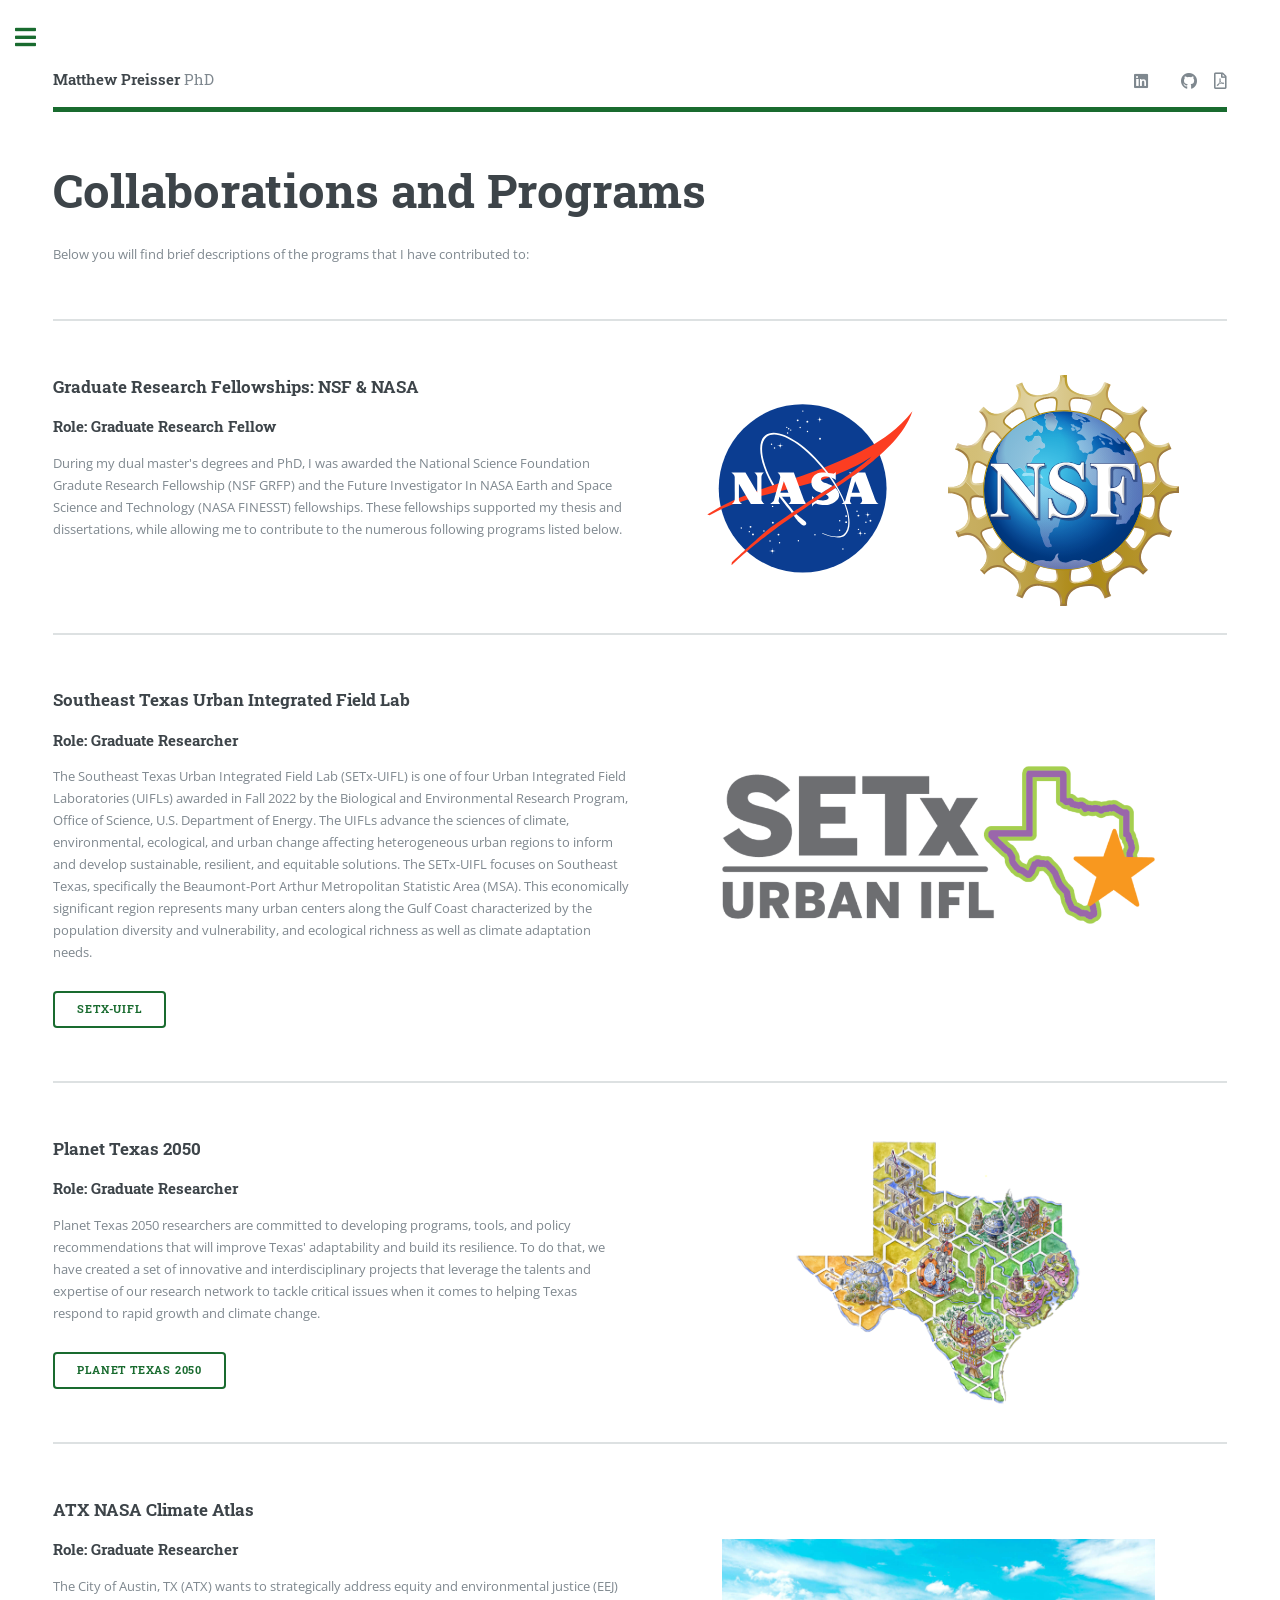
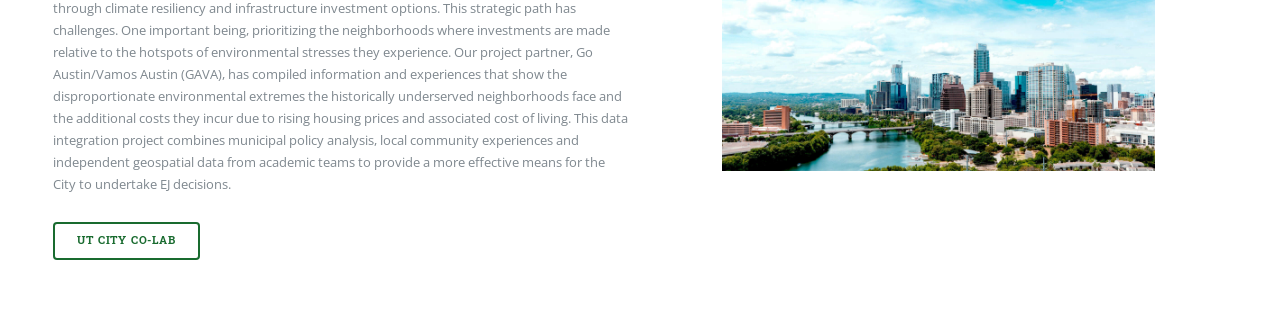
<file: collaborations.html>
<!DOCTYPE HTML>
<!--
	Editorial by HTML5 UP
	html5up.net | @ajlkn
	Free for personal and commercial use under the CCA 3.0 license (html5up.net/license)
-->
<html>
	<head>
		<title>Matthew Preisser, PhD</title>
		<meta charset="utf-8" />
		<meta name="viewport" content="width=device-width, initial-scale=1, user-scalable=no" />
		<link rel="stylesheet" href="https://cdnjs.cloudflare.com/ajax/libs/font-awesome/6.5.2/css/all.min.css" />
		<link rel="stylesheet" href="assets/css/main.css" />
	</head>
	<body class="is-preload">

		<!-- Wrapper -->
			<div id="wrapper">

				<!-- Main -->
					<div id="main">
						<div class="inner">

							<!-- Header -->
								<header id="header">
									<a href="index.html" class="logo"><strong>Matthew Preisser</strong> PhD </a><br />
										
									<ul class="icons">
										<!-- <li><a href="#" class="icon brands fa-twitter"><span class="label">Twitter</span></a></li>
										<li><a href="#" class="icon brands fa-facebook-f"><span class="label">Facebook</span></a></li>
										<li><a href="#" class="icon brands fa-snapchat-ghost"><span class="label">Snapchat</span></a></li>
										<li><a href="#" class="icon brands fa-instagram"><span class="label">Instagram</span></a></li> -->
										<!-- <li><a href="#" class="icon brands fa-medium-m"><span class="label">Medium</span></a></li> -->
										<li><a href="https://www.linkedin.com/in/matthew-preisser/" class="icon brands fa-linkedin"><span class="label">LinkedIn</span></a></li>
										<li><a href="https://scholar.google.com/citations?user=46BuSNIAAAAJ&hl=en" class="icon brands fa-google-scholar"><span class="label">Scholar</span></a></li>
										<li><a href="https://github.com/mdp0023" class="icon brands fa-github"><span class="label">github</span></a></li>
										<li><a href="files/Preisser_CV.pdf" target="_blank" rel="noopener noreferrer" class="icon fa-solid fa-file-pdf"><span class="label">CV</span></a></li>
									</ul>
								</header>

							<!-- Banner -->
								<section id="banner">
									<div class="content">
										<header>
											<h1>Collaborations and Programs<br />
											</h1>
											
										</header>
										<p>Below you will find brief descriptions of the programs that I have contributed to:
										</p>


								</section>


<!-- #################################################################################################################################################################### -->
							<!-- research collaborations section -->

                                <!-- Research Theme Template -->
                                <!-- <section>
                                    <h3>Research Theme Title</h3>
                                    <div class="row">
                                        <div class="col-6">
                                            <p>Add your abstract text here. This is where you describe the research theme, methodology, and key findings.</p>
                                        
                                        <ul class="actions">
                                                <li><a href="" target="_blank" rel="noopener noreferrer" class="button">[text]</a></li>
                                            </ul>
                                        
                                        </div>
                                        <div class="col-6">
                                            <figure>
                                                <img src="images/your-image.jpg" alt="Description" style="width: 100%; height: auto;" />
                                                <figcaption>Image caption here</figcaption>
                                            </figure>
                                        </div>
                                    </div>
                                </section> -->
						

<!-- #################################################################################################################################################################### -->
									<section>
										<div class="row">
										<div class="col-6">
                                    <h3>Graduate Research Fellowships: NSF & NASA  </h3>
									<h4>Role: Graduate Research Fellow</h4>    
                                            <p>During my dual master's degrees and PhD, I was awarded the National Science Foundation Gradute Research Fellowship (NSF GRFP) and the Future Investigator In NASA Earth and Space Science and Technology (NASA FINESST) fellowships. These fellowships supported my thesis and dissertations, while allowing me to contribute to the numerous following programs listed below.</p>
                                        
                                        </div>
                                        <div class="col-6">
											<figure style="display: flex; gap: 20px; justify-content: center; align-items: center;">
												<img src="images/NASA_logo.svg" alt="NASA" style="width: 40%; height: auto;" />
												<img src="images/NSF_logo.svg" alt="NSF" style="width: 40%; height: auto;" />
											</figure>
                                            </figure>
                                        </div>
                                    </div>
                                </section>



<!-- #################################################################################################################################################################### -->
								<section>  
								                           
								<h3>Southeast Texas Urban Integrated Field Lab</h3>
							   <h4>Role: Graduate Researcher</h4>
                                    <div class="row">
                        	    <div class="col-6"> 
                                            <p>The Southeast Texas Urban Integrated Field Lab (SETx-UIFL) is one of four Urban Integrated Field Laboratories (UIFLs) awarded in Fall 2022 by the Biological and Environmental Research Program, Office of Science, U.S. Department of Energy. The UIFLs advance the sciences of climate, environmental, ecological, and urban change affecting heterogeneous urban regions to inform and develop sustainable, resilient, and equitable solutions. The SETx-UIFL focuses on Southeast Texas, specifically the Beaumont-Port Arthur Metropolitan Statistic Area (MSA). This economically significant region represents many urban centers along the Gulf Coast characterized by the population diversity and vulnerability, and ecological richness as well as climate adaptation needs.</p>
                                        
                                        <ul class="actions">
                                                <li><a href="https://setx-uifl.org/" target="_blank" rel="noopener noreferrer" class="button">SETx-UIFL</a></li>
                                            </ul>
                                        
                                        </div>
                                        <div class="col-6">
                                             <figure style="display: flex; flex-direction: column; align-items: center;">
                                                <img src="images/SETx.png" alt="SET-UIFL" style="width: 75%; height: auto;" />
                                                
                                            </figure>
                                        </div>
                                    </div>
                                </section> 
                        
<!-- #################################################################################################################################################################### -->
								<section>  
									<div class="row">
                                        <div class="col-6"> 
								<h3>Planet Texas 2050</h3>
							   <h4>Role: Graduate Researcher</h4>
                                    
                                            <p>Planet Texas 2050 researchers are committed to developing programs, tools, and policy recommendations that will improve Texas' adaptability and build its resilience. To do that, we have created a set of innovative and interdisciplinary projects that leverage the talents and expertise of our research network to tackle critical issues when it comes to helping Texas respond to rapid growth and climate change.</p>
                                        
                                        <ul class="actions">
                                                <li><a href="https://bridgingbarriers.utexas.edu/planet-texas-2050" target="_blank" rel="noopener noreferrer" class="button">Planet Texas 2050</a></li>
                                            </ul>
                                    
                                        </div>
                                        <div class="col-6">
                                             <figure style="display: flex; flex-direction: column; align-items: center;">
                                                <img src="images/PT2050.png" alt="PT2050" style="width: 50%; height: auto;" />
                                                
                                            </figure>
                                        </div>
                                    </div>
                                </section> 

								<!-- #################################################################################################################################################################### -->
								<section>   
									
								<h3>ATX NASA Climate Atlas</h3>
								<div class="row">
                                        <div class="col-6">
							   <h4>Role: Graduate Researcher</h4>
                                    
                                            <p>The City of Austin, TX (ATX) wants to strategically address equity and environmental justice (EEJ) through climate resiliency and infrastructure investment options. This strategic path has challenges. One important being, prioritizing the neighborhoods where investments are made relative to the hotspots of environmental stresses they experience. Our project partner, Go Austin/Vamos Austin (GAVA), has compiled information and experiences that show the disproportionate environmental extremes the historically underserved neighborhoods face and the additional costs they incur due to rising housing prices and associated cost of living. This data integration project combines municipal policy analysis, local community experiences and independent geospatial data from academic teams to provide a more effective means for the City to undertake EJ decisions. </p>
                                        
                                        <ul class="actions">
                                                <li><a href="https://texuslab.org/colab" target="_blank" rel="noopener noreferrer" class="button">UT City Co-Lab</a></li>
                                            </ul>
											
                                        
                                        </div>
                                        <div class="col-6">
                                             <figure style="display: flex; flex-direction: column; align-items: center;">
                                                <img src="images/austin_skyline.jpg" alt="ATX" style="width: 75%; height: auto;" />
                                                
                                            </figure>
                                        </div>
                                    </div>
                                </section> 


                        
                            </div>
					</div>

				<!-- Sidebar -->
					<div id="sidebar">
						<div class="inner">

							<!-- Menu -->
								<nav id="menu">
									<header class="major">
										<h2>Menu</h2>
									</header>
									<ul>
										<li><a href="index.html">Homepage</a></li>
										<li><a href="about_me.html">About Me</a></li>
										<li><a href="research_interests.html">Research Interests</a></li>
										<li><a href="collaborations.html">Collaborations</a></li>
										
										<!-- <li><a href="elements.html">Elements</a></li>
										<li>
											<span class="opener">Submenu</span>
											<ul>
												<li><a href="#">Lorem Dolor</a></li>
												<li><a href="#">Ipsum Adipiscing</a></li>
												<li><a href="#">Tempus Magna</a></li>
												<li><a href="#">Feugiat Veroeros</a></li>
											</ul>
										</li> -->

										
							
									</ul>
								</nav>

							<!-- Section -->
								<!-- <section>
									<header class="major">
										<h2>Ante interdum</h2>
									</header>
									<div class="mini-posts">
										<article>
											<a href="#" class="image"><img src="images/pic07.jpg" alt="" /></a>
											<p>Aenean ornare velit lacus, ac varius enim lorem ullamcorper dolore aliquam.</p>
										</article>
										<article>
											<a href="#" class="image"><img src="images/pic08.jpg" alt="" /></a>
											<p>Aenean ornare velit lacus, ac varius enim lorem ullamcorper dolore aliquam.</p>
										</article>
										<article>
											<a href="#" class="image"><img src="images/pic09.jpg" alt="" /></a>
											<p>Aenean ornare velit lacus, ac varius enim lorem ullamcorper dolore aliquam.</p>
										</article>
									</div>
									<ul class="actions">
										<li><a href="#" class="button">More</a></li>
									</ul>
								</section> -->

							<!-- GET IN TOUCH -->
								<section>
									<header class="major">
										<h2>Get in touch</h2>
									</header>
									<p>Please reach out if you are interested in collaborating or learning more about my ongoing projects.</p>
									<ul class="contact">
										<li class="icon solid fa-envelope"><a href="#">mpreisser@ethz.ch</a></li>
									<!-- <li class="icon solid fa-phone">(000) 000-0000</li> -->
							<li class="icon solid fa-home">Zürich, Switzerland</li>
									</ul>
								</section>

							<!-- Footer -->
								<footer id="footer">
									<p class="copyright">&copy; Matthew Preisser. All rights reserved. Design: <a href="https://html5up.net">HTML5 UP</a>.</p>
								</footer>

						</div>
					</div>

			</div>

		<!-- Scripts -->
			<script src="assets/js/jquery.min.js"></script>
			<script src="assets/js/browser.min.js"></script>
			<script src="assets/js/breakpoints.min.js"></script>
			<script src="assets/js/util.js"></script>
			<script src="assets/js/main.js"></script>

	</body>
</html>


<!-- <figure>
<img src="images/diamantinariver_crop.jpg" alt="Diamantina River in Australia (2023)" style="width: 100%; height: auto;" />
<figcaption>Diamantina River in Australia (2023). NASA Earth Observatory image by Allison Nussbaum using Landsat data from the U.S. Geological Survey</figcaption> -->
</file>
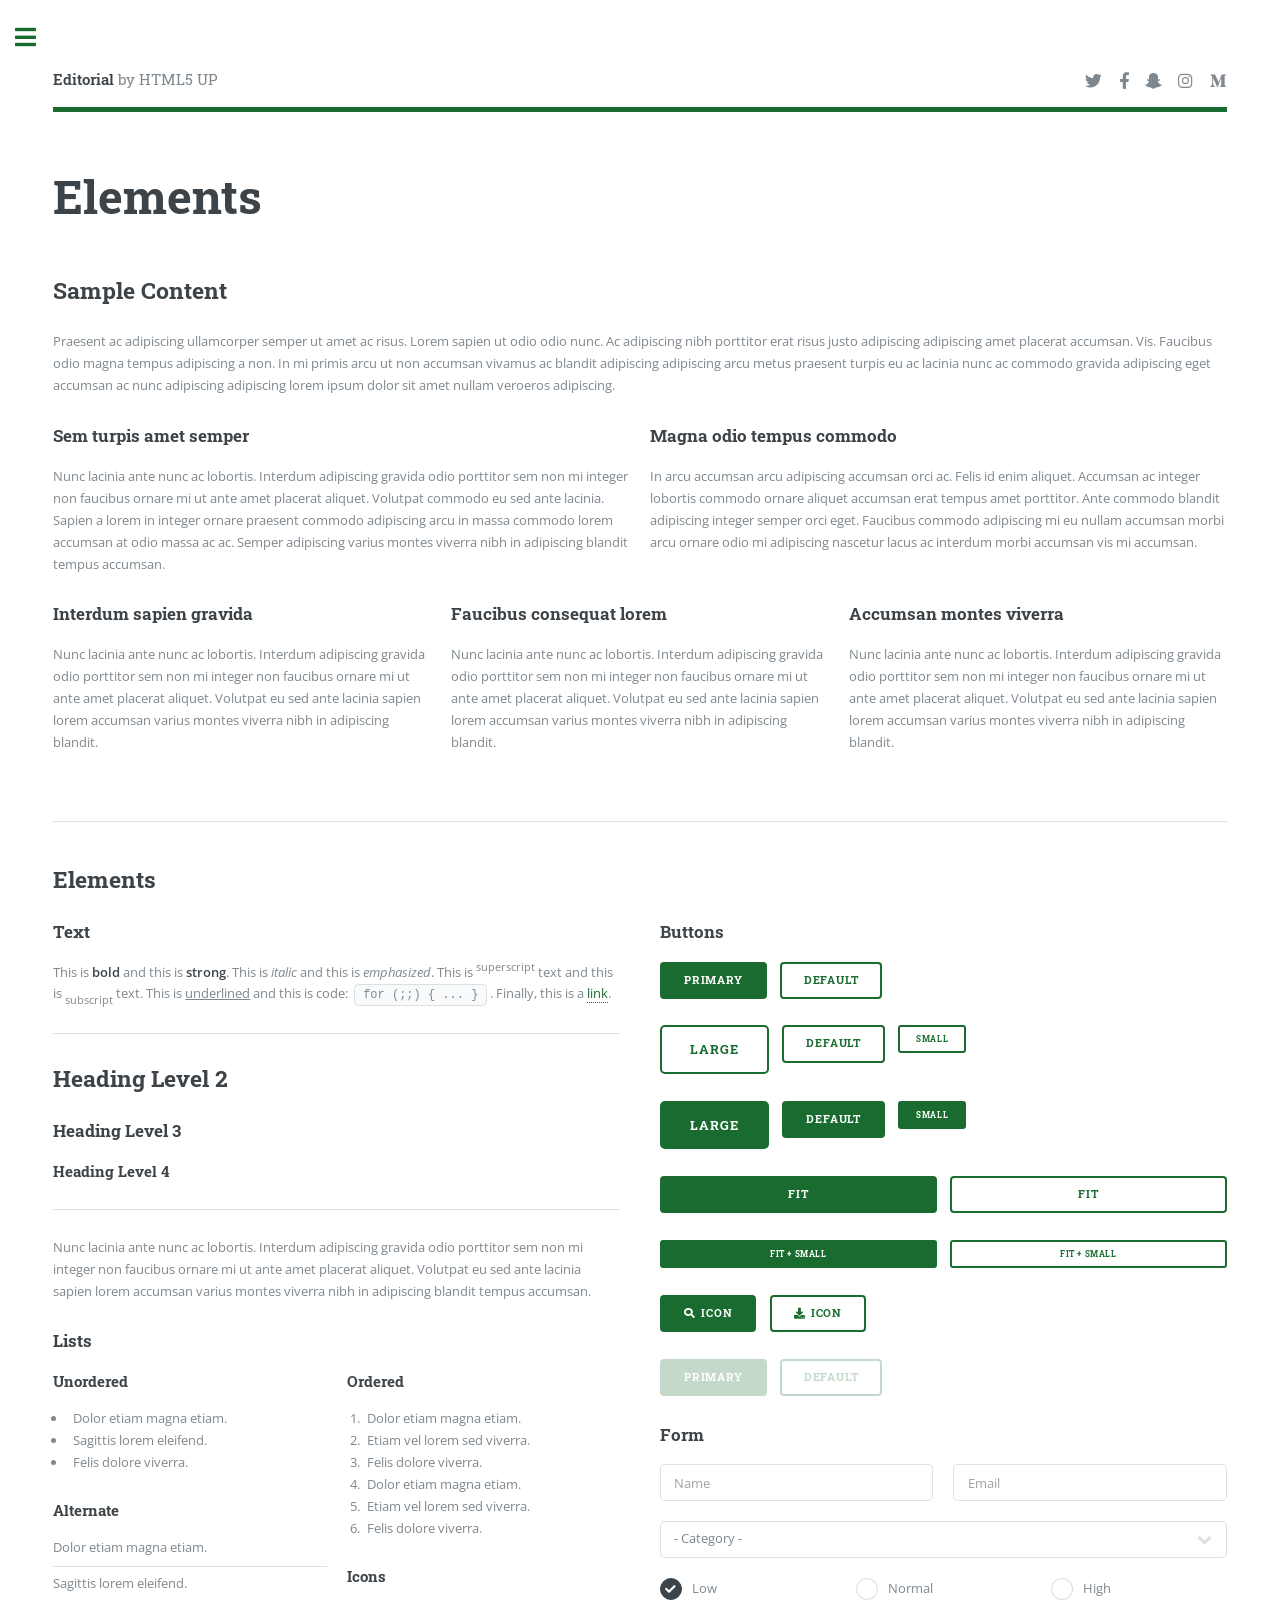
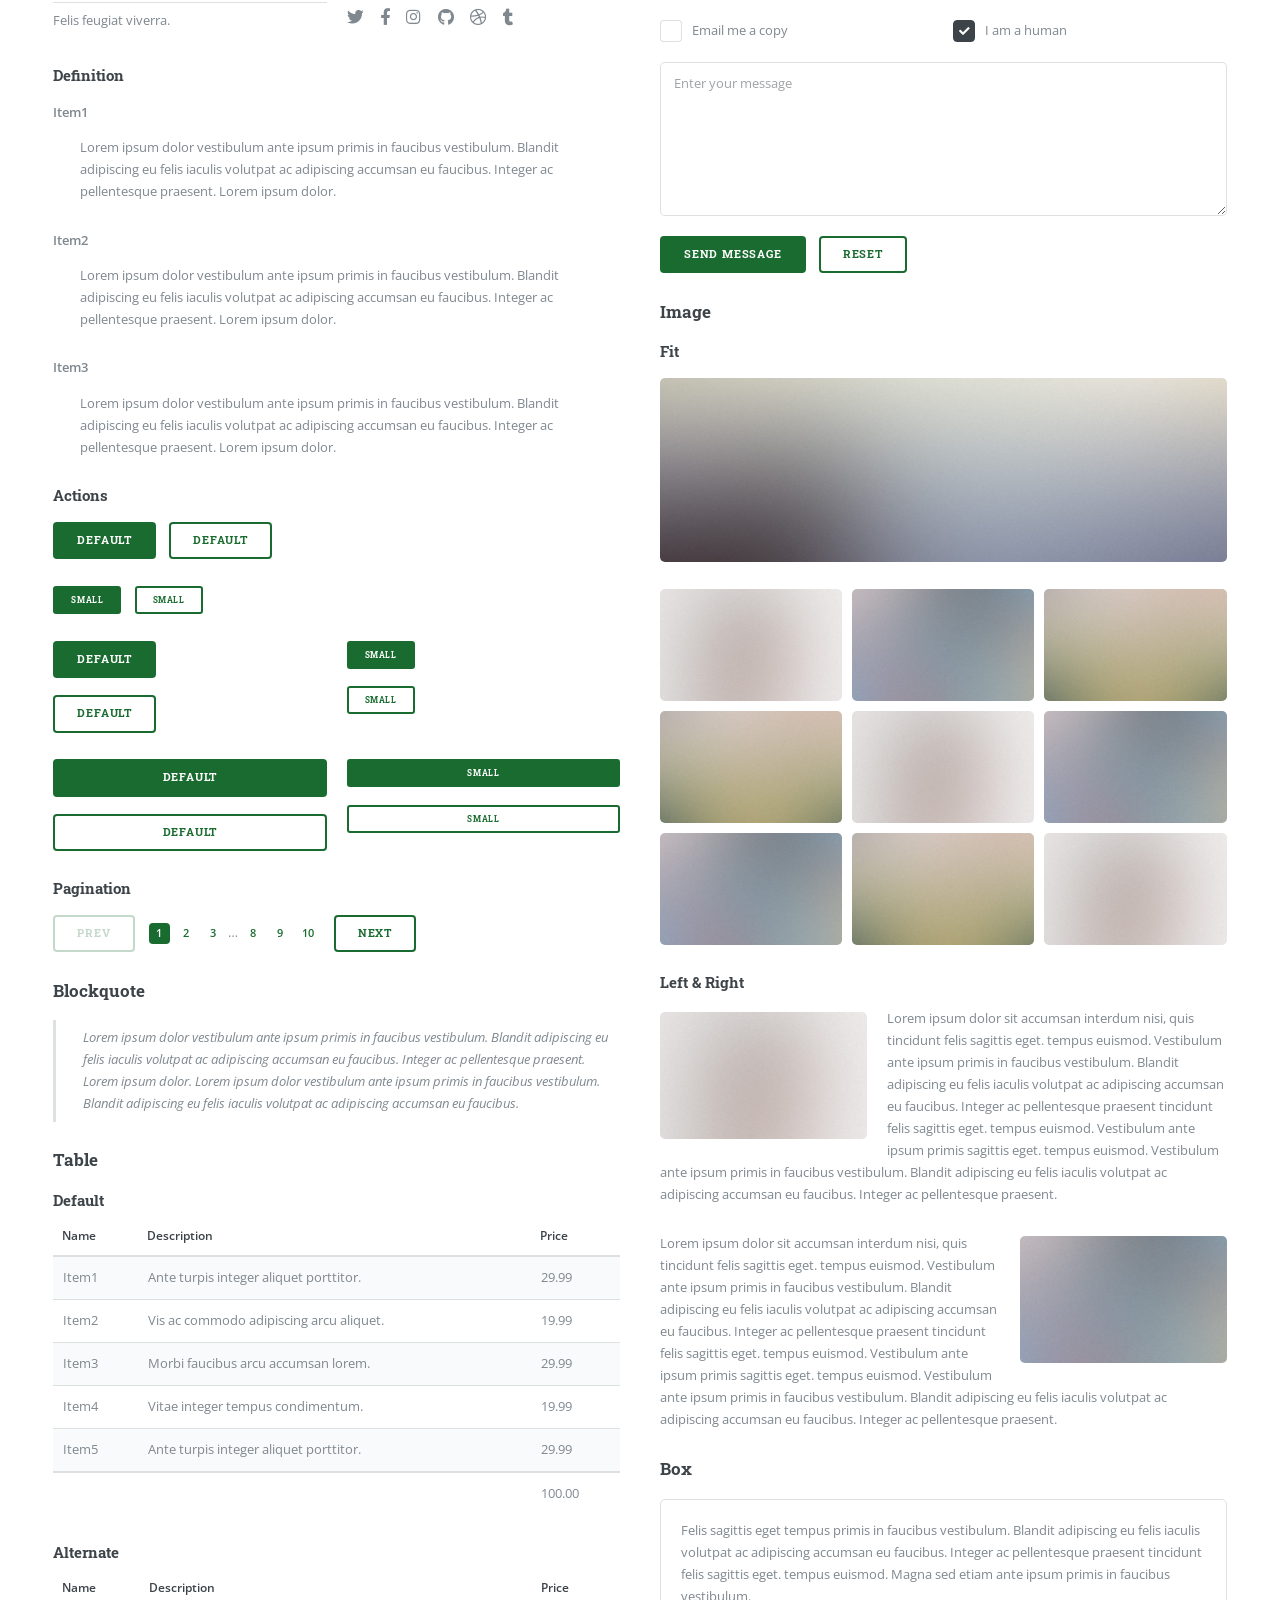
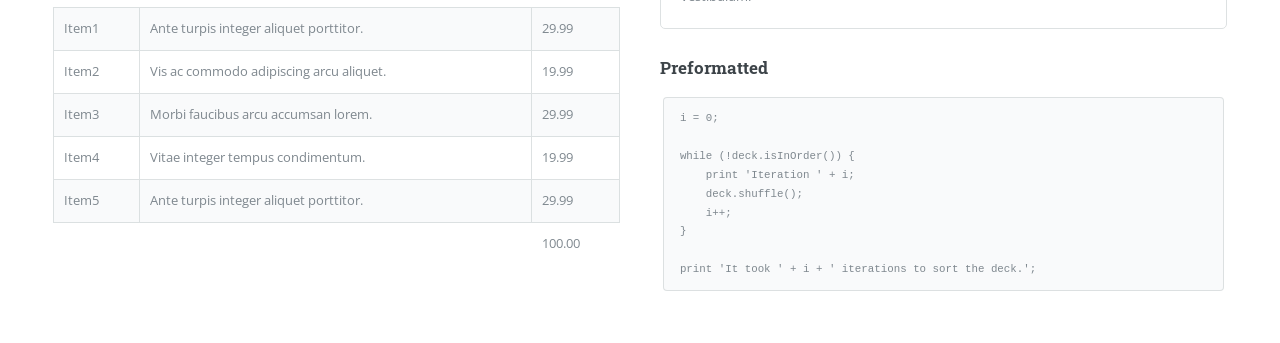
<file: COPYelements.html>
<!DOCTYPE HTML>
<!--
	Editorial by HTML5 UP
	html5up.net | @ajlkn
	Free for personal and commercial use under the CCA 3.0 license (html5up.net/license)
-->
<html>
	<head>
		<title>COPY_Elements </title>
		<meta charset="utf-8" />
		<meta name="viewport" content="width=device-width, initial-scale=1, user-scalable=no" />
		<link rel="stylesheet" href="assets/css/main.css" />
	</head>
	<body class="is-preload">

		<!-- Wrapper -->
			<div id="wrapper">

				<!-- Main -->
					<div id="main">
						<div class="inner">

							<!-- Header -->
								<header id="header">
									<a href="index.html" class="logo"><strong>Editorial</strong> by HTML5 UP</a>
									<ul class="icons">
										<li><a href="#" class="icon brands fa-twitter"><span class="label">Twitter</span></a></li>
										<li><a href="#" class="icon brands fa-facebook-f"><span class="label">Facebook</span></a></li>
										<li><a href="#" class="icon brands fa-snapchat-ghost"><span class="label">Snapchat</span></a></li>
										<li><a href="#" class="icon brands fa-instagram"><span class="label">Instagram</span></a></li>
										<li><a href="#" class="icon brands fa-medium-m"><span class="label">Medium</span></a></li>
									</ul>
								</header>

							<!-- Content -->
								<section>
									<header class="main">
										<h1>Elements</h1>
									</header>

									<!-- Content -->
										<h2 id="content">Sample Content</h2>
										<p>Praesent ac adipiscing ullamcorper semper ut amet ac risus. Lorem sapien ut odio odio nunc. Ac adipiscing nibh porttitor erat risus justo adipiscing adipiscing amet placerat accumsan. Vis. Faucibus odio magna tempus adipiscing a non. In mi primis arcu ut non accumsan vivamus ac blandit adipiscing adipiscing arcu metus praesent turpis eu ac lacinia nunc ac commodo gravida adipiscing eget accumsan ac nunc adipiscing adipiscing lorem ipsum dolor sit amet nullam veroeros adipiscing.</p>
										<div class="row">
											<div class="col-6 col-12-small">
												<h3>Sem turpis amet semper</h3>
												<p>Nunc lacinia ante nunc ac lobortis. Interdum adipiscing gravida odio porttitor sem non mi integer non faucibus ornare mi ut ante amet placerat aliquet. Volutpat commodo eu sed ante lacinia. Sapien a lorem in integer ornare praesent commodo adipiscing arcu in massa commodo lorem accumsan at odio massa ac ac. Semper adipiscing varius montes viverra nibh in adipiscing blandit tempus accumsan.</p>
											</div>
											<div class="col-6 col-12-small">
												<h3>Magna odio tempus commodo</h3>
												<p>In arcu accumsan arcu adipiscing accumsan orci ac. Felis id enim aliquet. Accumsan ac integer lobortis commodo ornare aliquet accumsan erat tempus amet porttitor. Ante commodo blandit adipiscing integer semper orci eget. Faucibus commodo adipiscing mi eu nullam accumsan morbi arcu ornare odio mi adipiscing nascetur lacus ac interdum morbi accumsan vis mi accumsan.</p>
											</div>
											<!-- Break -->
											<div class="col-4 col-12-medium">
												<h3>Interdum sapien gravida</h3>
												<p>Nunc lacinia ante nunc ac lobortis. Interdum adipiscing gravida odio porttitor sem non mi integer non faucibus ornare mi ut ante amet placerat aliquet. Volutpat eu sed ante lacinia sapien lorem accumsan varius montes viverra nibh in adipiscing blandit.</p>
											</div>
											<div class="col-4 col-12-medium">
												<h3>Faucibus consequat lorem</h3>
												<p>Nunc lacinia ante nunc ac lobortis. Interdum adipiscing gravida odio porttitor sem non mi integer non faucibus ornare mi ut ante amet placerat aliquet. Volutpat eu sed ante lacinia sapien lorem accumsan varius montes viverra nibh in adipiscing blandit.</p>
											</div>
											<div class="col-4 col-12-medium">
												<h3>Accumsan montes viverra</h3>
												<p>Nunc lacinia ante nunc ac lobortis. Interdum adipiscing gravida odio porttitor sem non mi integer non faucibus ornare mi ut ante amet placerat aliquet. Volutpat eu sed ante lacinia sapien lorem accumsan varius montes viverra nibh in adipiscing blandit.</p>
											</div>
										</div>

									<hr class="major" />

									<!-- Elements -->
										<h2 id="elements">Elements</h2>
										<div class="row gtr-200">
											<div class="col-6 col-12-medium">

												<!-- Text stuff -->
													<h3>Text</h3>
													<p>This is <b>bold</b> and this is <strong>strong</strong>. This is <i>italic</i> and this is <em>emphasized</em>.
													This is <sup>superscript</sup> text and this is <sub>subscript</sub> text.
													This is <u>underlined</u> and this is code: <code>for (;;) { ... }</code>.
													Finally, this is a <a href="#">link</a>.</p>
													<hr />
													<h2>Heading Level 2</h2>
													<h3>Heading Level 3</h3>
													<h4>Heading Level 4</h4>
													<hr />
													<p>Nunc lacinia ante nunc ac lobortis. Interdum adipiscing gravida odio porttitor sem non mi integer non faucibus ornare mi ut ante amet placerat aliquet. Volutpat eu sed ante lacinia sapien lorem accumsan varius montes viverra nibh in adipiscing blandit tempus accumsan.</p>

												<!-- Lists -->
													<h3>Lists</h3>
													<div class="row">
														<div class="col-6 col-12-small">

															<h4>Unordered</h4>
															<ul>
																<li>Dolor etiam magna etiam.</li>
																<li>Sagittis lorem eleifend.</li>
																<li>Felis dolore viverra.</li>
															</ul>

															<h4>Alternate</h4>
															<ul class="alt">
																<li>Dolor etiam magna etiam.</li>
																<li>Sagittis lorem eleifend.</li>
																<li>Felis feugiat viverra.</li>
															</ul>

														</div>
														<div class="col-6 col-12-small">

															<h4>Ordered</h4>
															<ol>
																<li>Dolor etiam magna etiam.</li>
																<li>Etiam vel lorem sed viverra.</li>
																<li>Felis dolore viverra.</li>
																<li>Dolor etiam magna etiam.</li>
																<li>Etiam vel lorem sed viverra.</li>
																<li>Felis dolore viverra.</li>
															</ol>

															<h4>Icons</h4>
															<ul class="icons">
																<li><a href="#" class="icon brands fa-twitter"><span class="label">Twitter</span></a></li>
																<li><a href="#" class="icon brands fa-facebook-f"><span class="label">Facebook</span></a></li>
																<li><a href="#" class="icon brands fa-instagram"><span class="label">Instagram</span></a></li>
																<li><a href="#" class="icon brands fa-github"><span class="label">Github</span></a></li>
																<li><a href="#" class="icon brands fa-dribbble"><span class="label">Dribbble</span></a></li>
																<li><a href="#" class="icon brands fa-tumblr"><span class="label">Tumblr</span></a></li>
															</ul>

														</div>
													</div>
													<h4>Definition</h4>
													<dl>
														<dt>Item1</dt>
														<dd>
															<p>Lorem ipsum dolor vestibulum ante ipsum primis in faucibus vestibulum. Blandit adipiscing eu felis iaculis volutpat ac adipiscing accumsan eu faucibus. Integer ac pellentesque praesent. Lorem ipsum dolor.</p>
														</dd>
														<dt>Item2</dt>
														<dd>
															<p>Lorem ipsum dolor vestibulum ante ipsum primis in faucibus vestibulum. Blandit adipiscing eu felis iaculis volutpat ac adipiscing accumsan eu faucibus. Integer ac pellentesque praesent. Lorem ipsum dolor.</p>
														</dd>
														<dt>Item3</dt>
														<dd>
															<p>Lorem ipsum dolor vestibulum ante ipsum primis in faucibus vestibulum. Blandit adipiscing eu felis iaculis volutpat ac adipiscing accumsan eu faucibus. Integer ac pellentesque praesent. Lorem ipsum dolor.</p>
														</dd>
													</dl>

													<h4>Actions</h4>
													<ul class="actions">
														<li><a href="#" class="button primary">Default</a></li>
														<li><a href="#" class="button">Default</a></li>
													</ul>
													<ul class="actions small">
														<li><a href="#" class="button primary small">Small</a></li>
														<li><a href="#" class="button small">Small</a></li>
													</ul>
													<div class="row">
														<div class="col-6 col-12-small">
															<ul class="actions stacked">
																<li><a href="#" class="button primary">Default</a></li>
																<li><a href="#" class="button">Default</a></li>
															</ul>
														</div>
														<div class="col-6 col-12-small">
															<ul class="actions stacked">
																<li><a href="#" class="button primary small">Small</a></li>
																<li><a href="#" class="button small">Small</a></li>
															</ul>
														</div>
														<div class="col-6 col-12-small">
															<ul class="actions stacked">
																<li><a href="#" class="button primary fit">Default</a></li>
																<li><a href="#" class="button fit">Default</a></li>
															</ul>
														</div>
														<div class="col-6 col-12-small">
															<ul class="actions stacked">
																<li><a href="#" class="button primary small fit">Small</a></li>
																<li><a href="#" class="button small fit">Small</a></li>
															</ul>
														</div>
													</div>

													<h4>Pagination</h4>
													<ul class="pagination">
														<li><span class="button disabled">Prev</span></li>
														<li><a href="#" class="page active">1</a></li>
														<li><a href="#" class="page">2</a></li>
														<li><a href="#" class="page">3</a></li>
														<li><span>&hellip;</span></li>
														<li><a href="#" class="page">8</a></li>
														<li><a href="#" class="page">9</a></li>
														<li><a href="#" class="page">10</a></li>
														<li><a href="#" class="button">Next</a></li>
													</ul>

												<!-- Blockquote -->
													<h3>Blockquote</h3>
													<blockquote>Lorem ipsum dolor vestibulum ante ipsum primis in faucibus vestibulum. Blandit adipiscing eu felis iaculis volutpat ac adipiscing accumsan eu faucibus. Integer ac pellentesque praesent. Lorem ipsum dolor. Lorem ipsum dolor vestibulum ante ipsum primis in faucibus vestibulum. Blandit adipiscing eu felis iaculis volutpat ac adipiscing accumsan eu faucibus.</blockquote>

												<!-- Table -->
													<h3>Table</h3>

													<h4>Default</h4>
													<div class="table-wrapper">
														<table>
															<thead>
																<tr>
																	<th>Name</th>
																	<th>Description</th>
																	<th>Price</th>
																</tr>
															</thead>
															<tbody>
																<tr>
																	<td>Item1</td>
																	<td>Ante turpis integer aliquet porttitor.</td>
																	<td>29.99</td>
																</tr>
																<tr>
																	<td>Item2</td>
																	<td>Vis ac commodo adipiscing arcu aliquet.</td>
																	<td>19.99</td>
																</tr>
																<tr>
																	<td>Item3</td>
																	<td> Morbi faucibus arcu accumsan lorem.</td>
																	<td>29.99</td>
																</tr>
																<tr>
																	<td>Item4</td>
																	<td>Vitae integer tempus condimentum.</td>
																	<td>19.99</td>
																</tr>
																<tr>
																	<td>Item5</td>
																	<td>Ante turpis integer aliquet porttitor.</td>
																	<td>29.99</td>
																</tr>
															</tbody>
															<tfoot>
																<tr>
																	<td colspan="2"></td>
																	<td>100.00</td>
																</tr>
															</tfoot>
														</table>
													</div>

													<h4>Alternate</h4>
													<div class="table-wrapper">
														<table class="alt">
															<thead>
																<tr>
																	<th>Name</th>
																	<th>Description</th>
																	<th>Price</th>
																</tr>
															</thead>
															<tbody>
																<tr>
																	<td>Item1</td>
																	<td>Ante turpis integer aliquet porttitor.</td>
																	<td>29.99</td>
																</tr>
																<tr>
																	<td>Item2</td>
																	<td>Vis ac commodo adipiscing arcu aliquet.</td>
																	<td>19.99</td>
																</tr>
																<tr>
																	<td>Item3</td>
																	<td> Morbi faucibus arcu accumsan lorem.</td>
																	<td>29.99</td>
																</tr>
																<tr>
																	<td>Item4</td>
																	<td>Vitae integer tempus condimentum.</td>
																	<td>19.99</td>
																</tr>
																<tr>
																	<td>Item5</td>
																	<td>Ante turpis integer aliquet porttitor.</td>
																	<td>29.99</td>
																</tr>
															</tbody>
															<tfoot>
																<tr>
																	<td colspan="2"></td>
																	<td>100.00</td>
																</tr>
															</tfoot>
														</table>
													</div>

											</div>
											<div class="col-6 col-12-medium">

												<!-- Buttons -->
													<h3>Buttons</h3>
													<ul class="actions">
														<li><a href="#" class="button primary">Primary</a></li>
														<li><a href="#" class="button">Default</a></li>
													</ul>
													<ul class="actions">
														<li><a href="#" class="button large">Large</a></li>
														<li><a href="#" class="button">Default</a></li>
														<li><a href="#" class="button small">Small</a></li>
													</ul>
													<ul class="actions">
														<li><a href="#" class="button primary large">Large</a></li>
														<li><a href="#" class="button primary">Default</a></li>
														<li><a href="#" class="button primary small">Small</a></li>
													</ul>
													<ul class="actions fit">
														<li><a href="#" class="button primary fit">Fit</a></li>
														<li><a href="#" class="button fit">Fit</a></li>
													</ul>
													<ul class="actions fit small">
														<li><a href="#" class="button primary fit small">Fit + Small</a></li>
														<li><a href="#" class="button fit small">Fit + Small</a></li>
													</ul>
													<ul class="actions">
														<li><a href="#" class="button primary icon solid fa-search">Icon</a></li>
														<li><a href="#" class="button icon solid fa-download">Icon</a></li>
													</ul>
													<ul class="actions">
														<li><span class="button primary disabled">Primary</span></li>
														<li><span class="button disabled">Default</span></li>
													</ul>

												<!-- Form -->
													<h3>Form</h3>

													<form method="post" action="#">
														<div class="row gtr-uniform">
															<div class="col-6 col-12-xsmall">
																<input type="text" name="demo-name" id="demo-name" value="" placeholder="Name" />
															</div>
															<div class="col-6 col-12-xsmall">
																<input type="email" name="demo-email" id="demo-email" value="" placeholder="Email" />
															</div>
															<!-- Break -->
															<div class="col-12">
																<select name="demo-category" id="demo-category">
																	<option value="">- Category -</option>
																	<option value="1">Manufacturing</option>
																	<option value="1">Shipping</option>
																	<option value="1">Administration</option>
																	<option value="1">Human Resources</option>
																</select>
															</div>
															<!-- Break -->
															<div class="col-4 col-12-small">
																<input type="radio" id="demo-priority-low" name="demo-priority" checked>
																<label for="demo-priority-low">Low</label>
															</div>
															<div class="col-4 col-12-small">
																<input type="radio" id="demo-priority-normal" name="demo-priority">
																<label for="demo-priority-normal">Normal</label>
															</div>
															<div class="col-4 col-12-small">
																<input type="radio" id="demo-priority-high" name="demo-priority">
																<label for="demo-priority-high">High</label>
															</div>
															<!-- Break -->
															<div class="col-6 col-12-small">
																<input type="checkbox" id="demo-copy" name="demo-copy">
																<label for="demo-copy">Email me a copy</label>
															</div>
															<div class="col-6 col-12-small">
																<input type="checkbox" id="demo-human" name="demo-human" checked>
																<label for="demo-human">I am a human</label>
															</div>
															<!-- Break -->
															<div class="col-12">
																<textarea name="demo-message" id="demo-message" placeholder="Enter your message" rows="6"></textarea>
															</div>
															<!-- Break -->
															<div class="col-12">
																<ul class="actions">
																	<li><input type="submit" value="Send Message" class="primary" /></li>
																	<li><input type="reset" value="Reset" /></li>
																</ul>
															</div>
														</div>
													</form>

												<!-- Image -->
													<h3>Image</h3>

													<h4>Fit</h4>
													<span class="image fit"><img src="images/pic11.jpg" alt="" /></span>
													<div class="box alt">
														<div class="row gtr-50 gtr-uniform">
															<div class="col-4"><span class="image fit"><img src="images/pic01.jpg" alt="" /></span></div>
															<div class="col-4"><span class="image fit"><img src="images/pic02.jpg" alt="" /></span></div>
															<div class="col-4"><span class="image fit"><img src="images/pic03.jpg" alt="" /></span></div>
															<!-- Break -->
															<div class="col-4"><span class="image fit"><img src="images/pic03.jpg" alt="" /></span></div>
															<div class="col-4"><span class="image fit"><img src="images/pic01.jpg" alt="" /></span></div>
															<div class="col-4"><span class="image fit"><img src="images/pic02.jpg" alt="" /></span></div>
															<!-- Break -->
															<div class="col-4"><span class="image fit"><img src="images/pic02.jpg" alt="" /></span></div>
															<div class="col-4"><span class="image fit"><img src="images/pic03.jpg" alt="" /></span></div>
															<div class="col-4"><span class="image fit"><img src="images/pic01.jpg" alt="" /></span></div>
														</div>
													</div>

													<h4>Left &amp; Right</h4>
													<p><span class="image left"><img src="images/pic01.jpg" alt="" /></span>Lorem ipsum dolor sit accumsan interdum nisi, quis tincidunt felis sagittis eget. tempus euismod. Vestibulum ante ipsum primis in faucibus vestibulum. Blandit adipiscing eu felis iaculis volutpat ac adipiscing accumsan eu faucibus. Integer ac pellentesque praesent tincidunt felis sagittis eget. tempus euismod. Vestibulum ante ipsum primis sagittis eget. tempus euismod. Vestibulum ante ipsum primis in faucibus vestibulum. Blandit adipiscing eu felis iaculis volutpat ac adipiscing accumsan eu faucibus. Integer ac pellentesque praesent.</p>
													<p><span class="image right"><img src="images/pic02.jpg" alt="" /></span>Lorem ipsum dolor sit accumsan interdum nisi, quis tincidunt felis sagittis eget. tempus euismod. Vestibulum ante ipsum primis in faucibus vestibulum. Blandit adipiscing eu felis iaculis volutpat ac adipiscing accumsan eu faucibus. Integer ac pellentesque praesent tincidunt felis sagittis eget. tempus euismod. Vestibulum ante ipsum primis sagittis eget. tempus euismod. Vestibulum ante ipsum primis in faucibus vestibulum. Blandit adipiscing eu felis iaculis volutpat ac adipiscing accumsan eu faucibus. Integer ac pellentesque praesent.</p>

												<!-- Box -->
													<h3>Box</h3>
													<div class="box">
														<p>Felis sagittis eget tempus primis in faucibus vestibulum. Blandit adipiscing eu felis iaculis volutpat ac adipiscing accumsan eu faucibus. Integer ac pellentesque praesent tincidunt felis sagittis eget. tempus euismod. Magna sed etiam ante ipsum primis in faucibus vestibulum.</p>
													</div>

												<!-- Preformatted Code -->
													<h3>Preformatted</h3>
													<pre><code>i = 0;

while (!deck.isInOrder()) {
    print 'Iteration ' + i;
    deck.shuffle();
    i++;
}

print 'It took ' + i + ' iterations to sort the deck.';
</code></pre>

											</div>
										</div>

								</section>

						</div>
					</div>

				<!-- Sidebar -->
					<div id="sidebar">
						<div class="inner">

							<!-- Menu -->
								<nav id="menu">
									<header class="major">
										<h2>Menu</h2>
									</header>
									<ul>
										<li><a href="index.html">Homepage</a></li>
										<li><a href="generic.html">Generic</a></li>
										<li><a href="elements.html">Elements</a></li>
										<li>
											<span class="opener">Submenu</span>
											<ul>
												<li><a href="#">Lorem Dolor</a></li>
												<li><a href="#">Ipsum Adipiscing</a></li>
												<li><a href="#">Tempus Magna</a></li>
												<li><a href="#">Feugiat Veroeros</a></li>
											</ul>
										</li>
										<li><a href="#">Etiam Dolore</a></li>
										<li><a href="#">Adipiscing</a></li>
										<li>
											<span class="opener">Another Submenu</span>
											<ul>
												<li><a href="#">Lorem Dolor</a></li>
												<li><a href="#">Ipsum Adipiscing</a></li>
												<li><a href="#">Tempus Magna</a></li>
												<li><a href="#">Feugiat Veroeros</a></li>
											</ul>
										</li>
										<li><a href="#">Maximus Erat</a></li>
										<li><a href="#">Sapien Mauris</a></li>
										<li><a href="#">Amet Lacinia</a></li>
									</ul>
								</nav>

							<!-- Section -->
								<section>
									<header class="major">
										<h2>Ante interdum</h2>
									</header>
									<div class="mini-posts">
										<article>
											<a href="#" class="image"><img src="images/pic07.jpg" alt="" /></a>
											<p>Aenean ornare velit lacus, ac varius enim lorem ullamcorper dolore aliquam.</p>
										</article>
										<article>
											<a href="#" class="image"><img src="images/pic08.jpg" alt="" /></a>
											<p>Aenean ornare velit lacus, ac varius enim lorem ullamcorper dolore aliquam.</p>
										</article>
										<article>
											<a href="#" class="image"><img src="images/pic09.jpg" alt="" /></a>
											<p>Aenean ornare velit lacus, ac varius enim lorem ullamcorper dolore aliquam.</p>
										</article>
									</div>
									<ul class="actions">
										<li><a href="#" class="button">More</a></li>
									</ul>
								</section>

							<!-- Section -->
								<section>
									<header class="major">
										<h2>Get in touch</h2>
									</header>
									<p>Sed varius enim lorem ullamcorper dolore aliquam aenean ornare velit lacus, ac varius enim lorem ullamcorper dolore. Proin sed aliquam facilisis ante interdum. Sed nulla amet lorem feugiat tempus aliquam.</p>
									<ul class="contact">
										<li class="icon solid fa-envelope"><a href="#">information@untitled.tld</a></li>
										<li class="icon solid fa-phone">(000) 000-0000</li>
										<li class="icon solid fa-home">1234 Somewhere Road #8254<br />
										Nashville, TN 00000-0000</li>
									</ul>
								</section>

							<!-- Footer -->
								<footer id="footer">
									<p class="copyright">&copy; Untitled. All rights reserved. Demo Images: <a href="https://unsplash.com">Unsplash</a>. Design: <a href="https://html5up.net">HTML5 UP</a>.</p>
								</footer>

						</div>
					</div>

			</div>

		<!-- Scripts -->
			<script src="assets/js/jquery.min.js"></script>
			<script src="assets/js/browser.min.js"></script>
			<script src="assets/js/breakpoints.min.js"></script>
			<script src="assets/js/util.js"></script>
			<script src="assets/js/main.js"></script>

	</body>
</html>
</file>
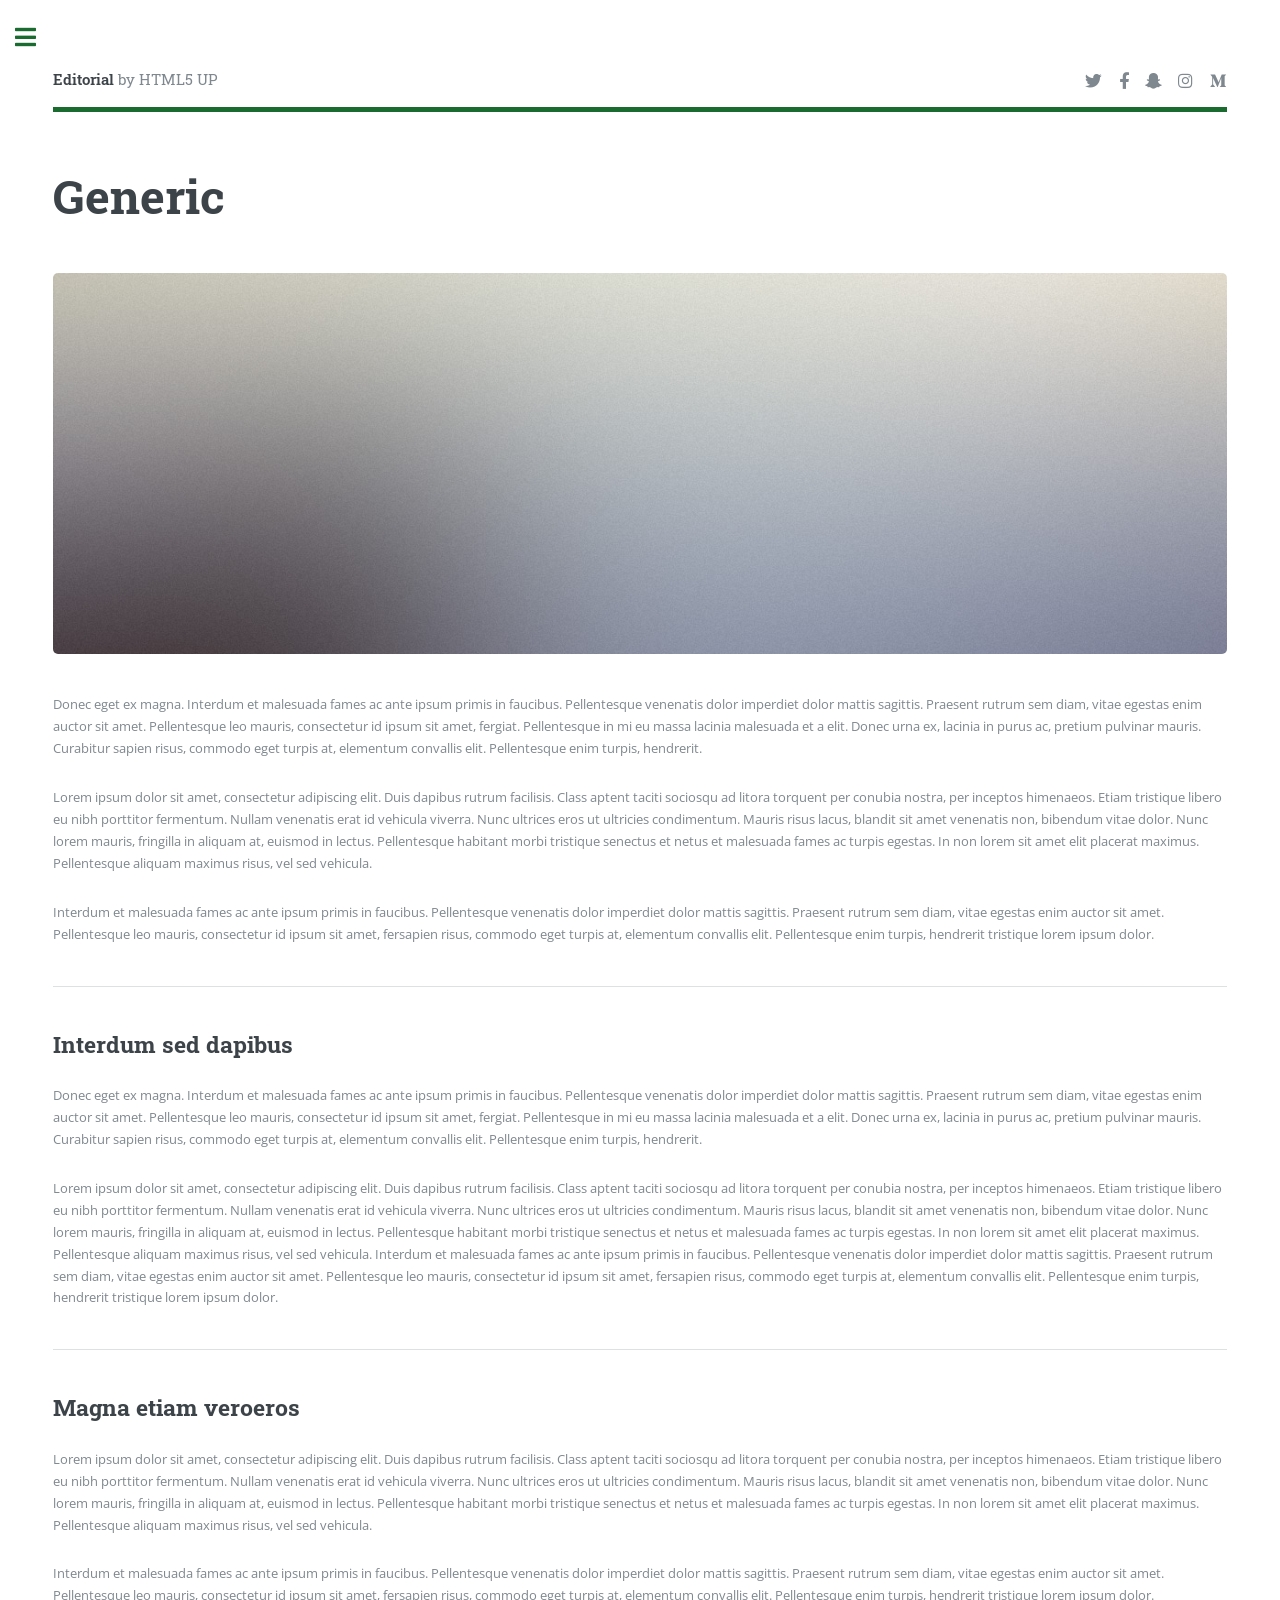
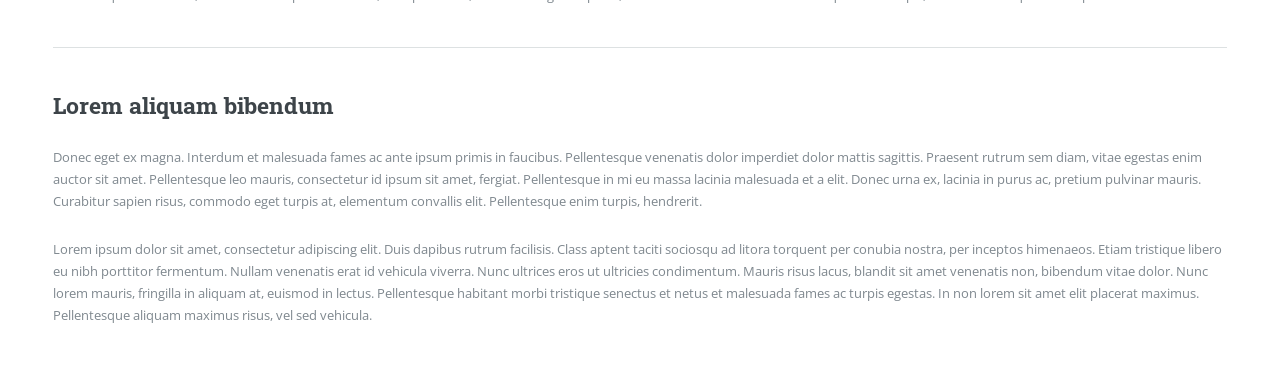
<file: COPYgeneric.html>
<!DOCTYPE HTML>
<!--
	Editorial by HTML5 UP
	html5up.net | @ajlkn
	Free for personal and commercial use under the CCA 3.0 license (html5up.net/license)
-->
<html>
	<head>
		<title>COPY Generic - Editorial by HTML5 UP</title>
		<meta charset="utf-8" />
		<meta name="viewport" content="width=device-width, initial-scale=1, user-scalable=no" />
		<link rel="stylesheet" href="assets/css/main.css" />
	</head>
	<body class="is-preload">

		<!-- Wrapper -->
			<div id="wrapper">

				<!-- Main -->
					<div id="main">
						<div class="inner">

							<!-- Header -->
								<header id="header">
									<a href="index.html" class="logo"><strong>Editorial</strong> by HTML5 UP</a>
									<ul class="icons">
										<li><a href="#" class="icon brands fa-twitter"><span class="label">Twitter</span></a></li>
										<li><a href="#" class="icon brands fa-facebook-f"><span class="label">Facebook</span></a></li>
										<li><a href="#" class="icon brands fa-snapchat-ghost"><span class="label">Snapchat</span></a></li>
										<li><a href="#" class="icon brands fa-instagram"><span class="label">Instagram</span></a></li>
										<li><a href="#" class="icon brands fa-medium-m"><span class="label">Medium</span></a></li>
									</ul>
								</header>

							<!-- Content -->
								<section>
									<header class="main">
										<h1>Generic</h1>
									</header>

									<span class="image main"><img src="images/pic11.jpg" alt="" /></span>

									<p>Donec eget ex magna. Interdum et malesuada fames ac ante ipsum primis in faucibus. Pellentesque venenatis dolor imperdiet dolor mattis sagittis. Praesent rutrum sem diam, vitae egestas enim auctor sit amet. Pellentesque leo mauris, consectetur id ipsum sit amet, fergiat. Pellentesque in mi eu massa lacinia malesuada et a elit. Donec urna ex, lacinia in purus ac, pretium pulvinar mauris. Curabitur sapien risus, commodo eget turpis at, elementum convallis elit. Pellentesque enim turpis, hendrerit.</p>
									<p>Lorem ipsum dolor sit amet, consectetur adipiscing elit. Duis dapibus rutrum facilisis. Class aptent taciti sociosqu ad litora torquent per conubia nostra, per inceptos himenaeos. Etiam tristique libero eu nibh porttitor fermentum. Nullam venenatis erat id vehicula viverra. Nunc ultrices eros ut ultricies condimentum. Mauris risus lacus, blandit sit amet venenatis non, bibendum vitae dolor. Nunc lorem mauris, fringilla in aliquam at, euismod in lectus. Pellentesque habitant morbi tristique senectus et netus et malesuada fames ac turpis egestas. In non lorem sit amet elit placerat maximus. Pellentesque aliquam maximus risus, vel sed vehicula.</p>
									<p>Interdum et malesuada fames ac ante ipsum primis in faucibus. Pellentesque venenatis dolor imperdiet dolor mattis sagittis. Praesent rutrum sem diam, vitae egestas enim auctor sit amet. Pellentesque leo mauris, consectetur id ipsum sit amet, fersapien risus, commodo eget turpis at, elementum convallis elit. Pellentesque enim turpis, hendrerit tristique lorem ipsum dolor.</p>

									<hr class="major" />

									<h2>Interdum sed dapibus</h2>
									<p>Donec eget ex magna. Interdum et malesuada fames ac ante ipsum primis in faucibus. Pellentesque venenatis dolor imperdiet dolor mattis sagittis. Praesent rutrum sem diam, vitae egestas enim auctor sit amet. Pellentesque leo mauris, consectetur id ipsum sit amet, fergiat. Pellentesque in mi eu massa lacinia malesuada et a elit. Donec urna ex, lacinia in purus ac, pretium pulvinar mauris. Curabitur sapien risus, commodo eget turpis at, elementum convallis elit. Pellentesque enim turpis, hendrerit.</p>
									<p>Lorem ipsum dolor sit amet, consectetur adipiscing elit. Duis dapibus rutrum facilisis. Class aptent taciti sociosqu ad litora torquent per conubia nostra, per inceptos himenaeos. Etiam tristique libero eu nibh porttitor fermentum. Nullam venenatis erat id vehicula viverra. Nunc ultrices eros ut ultricies condimentum. Mauris risus lacus, blandit sit amet venenatis non, bibendum vitae dolor. Nunc lorem mauris, fringilla in aliquam at, euismod in lectus. Pellentesque habitant morbi tristique senectus et netus et malesuada fames ac turpis egestas. In non lorem sit amet elit placerat maximus. Pellentesque aliquam maximus risus, vel sed vehicula. Interdum et malesuada fames ac ante ipsum primis in faucibus. Pellentesque venenatis dolor imperdiet dolor mattis sagittis. Praesent rutrum sem diam, vitae egestas enim auctor sit amet. Pellentesque leo mauris, consectetur id ipsum sit amet, fersapien risus, commodo eget turpis at, elementum convallis elit. Pellentesque enim turpis, hendrerit tristique lorem ipsum dolor.</p>

									<hr class="major" />

									<h2>Magna etiam veroeros</h2>
									<p>Lorem ipsum dolor sit amet, consectetur adipiscing elit. Duis dapibus rutrum facilisis. Class aptent taciti sociosqu ad litora torquent per conubia nostra, per inceptos himenaeos. Etiam tristique libero eu nibh porttitor fermentum. Nullam venenatis erat id vehicula viverra. Nunc ultrices eros ut ultricies condimentum. Mauris risus lacus, blandit sit amet venenatis non, bibendum vitae dolor. Nunc lorem mauris, fringilla in aliquam at, euismod in lectus. Pellentesque habitant morbi tristique senectus et netus et malesuada fames ac turpis egestas. In non lorem sit amet elit placerat maximus. Pellentesque aliquam maximus risus, vel sed vehicula.</p>
									<p>Interdum et malesuada fames ac ante ipsum primis in faucibus. Pellentesque venenatis dolor imperdiet dolor mattis sagittis. Praesent rutrum sem diam, vitae egestas enim auctor sit amet. Pellentesque leo mauris, consectetur id ipsum sit amet, fersapien risus, commodo eget turpis at, elementum convallis elit. Pellentesque enim turpis, hendrerit tristique lorem ipsum dolor.</p>

									<hr class="major" />

									<h2>Lorem aliquam bibendum</h2>
									<p>Donec eget ex magna. Interdum et malesuada fames ac ante ipsum primis in faucibus. Pellentesque venenatis dolor imperdiet dolor mattis sagittis. Praesent rutrum sem diam, vitae egestas enim auctor sit amet. Pellentesque leo mauris, consectetur id ipsum sit amet, fergiat. Pellentesque in mi eu massa lacinia malesuada et a elit. Donec urna ex, lacinia in purus ac, pretium pulvinar mauris. Curabitur sapien risus, commodo eget turpis at, elementum convallis elit. Pellentesque enim turpis, hendrerit.</p>
									<p>Lorem ipsum dolor sit amet, consectetur adipiscing elit. Duis dapibus rutrum facilisis. Class aptent taciti sociosqu ad litora torquent per conubia nostra, per inceptos himenaeos. Etiam tristique libero eu nibh porttitor fermentum. Nullam venenatis erat id vehicula viverra. Nunc ultrices eros ut ultricies condimentum. Mauris risus lacus, blandit sit amet venenatis non, bibendum vitae dolor. Nunc lorem mauris, fringilla in aliquam at, euismod in lectus. Pellentesque habitant morbi tristique senectus et netus et malesuada fames ac turpis egestas. In non lorem sit amet elit placerat maximus. Pellentesque aliquam maximus risus, vel sed vehicula.</p>

								</section>

						</div>
					</div>

				<!-- Sidebar -->
					<div id="sidebar">
						<div class="inner">

							<!-- Menu -->
								<nav id="menu">
									<header class="major">
										<h2>Menu</h2>
									</header>
									<ul>
										<li><a href="index.html">Homepage</a></li>
										<li><a href="generic.html">Generic</a></li>
										<li><a href="elements.html">Elements</a></li>
										<li>
											<span class="opener">Submenu</span>
											<ul>
												<li><a href="#">Lorem Dolor</a></li>
												<li><a href="#">Ipsum Adipiscing</a></li>
												<li><a href="#">Tempus Magna</a></li>
												<li><a href="#">Feugiat Veroeros</a></li>
											</ul>
										</li>
										<li><a href="#">Etiam Dolore</a></li>
										<li><a href="#">Adipiscing</a></li>
										<li>
											<span class="opener">Another Submenu</span>
											<ul>
												<li><a href="#">Lorem Dolor</a></li>
												<li><a href="#">Ipsum Adipiscing</a></li>
												<li><a href="#">Tempus Magna</a></li>
												<li><a href="#">Feugiat Veroeros</a></li>
											</ul>
										</li>
										<li><a href="#">Maximus Erat</a></li>
										<li><a href="#">Sapien Mauris</a></li>
										<li><a href="#">Amet Lacinia</a></li>
									</ul>
								</nav>

							<!-- Section -->
								<section>
									<header class="major">
										<h2>Ante interdum</h2>
									</header>
									<div class="mini-posts">
										<article>
											<a href="#" class="image"><img src="images/pic07.jpg" alt="" /></a>
											<p>Aenean ornare velit lacus, ac varius enim lorem ullamcorper dolore aliquam.</p>
										</article>
										<article>
											<a href="#" class="image"><img src="images/pic08.jpg" alt="" /></a>
											<p>Aenean ornare velit lacus, ac varius enim lorem ullamcorper dolore aliquam.</p>
										</article>
										<article>
											<a href="#" class="image"><img src="images/pic09.jpg" alt="" /></a>
											<p>Aenean ornare velit lacus, ac varius enim lorem ullamcorper dolore aliquam.</p>
										</article>
									</div>
									<ul class="actions">
										<li><a href="#" class="button">More</a></li>
									</ul>
								</section>

							<!-- Section -->
								<section>
									<header class="major">
										<h2>Get in touch</h2>
									</header>
									<p>Sed varius enim lorem ullamcorper dolore aliquam aenean ornare velit lacus, ac varius enim lorem ullamcorper dolore. Proin sed aliquam facilisis ante interdum. Sed nulla amet lorem feugiat tempus aliquam.</p>
									<ul class="contact">
										<li class="icon solid fa-envelope"><a href="#">information@untitled.tld</a></li>
										<li class="icon solid fa-phone">(000) 000-0000</li>
										<li class="icon solid fa-home">1234 Somewhere Road #8254<br />
										Nashville, TN 00000-0000</li>
									</ul>
								</section>

							<!-- Footer -->
								<footer id="footer">
									<p class="copyright">&copy; Untitled. All rights reserved. Demo Images: <a href="https://unsplash.com">Unsplash</a>. Design: <a href="https://html5up.net">HTML5 UP</a>.</p>
								</footer>

						</div>
					</div>

			</div>

		<!-- Scripts -->
			<script src="assets/js/jquery.min.js"></script>
			<script src="assets/js/browser.min.js"></script>
			<script src="assets/js/breakpoints.min.js"></script>
			<script src="assets/js/util.js"></script>
			<script src="assets/js/main.js"></script>

	</body>
</html>
</file>
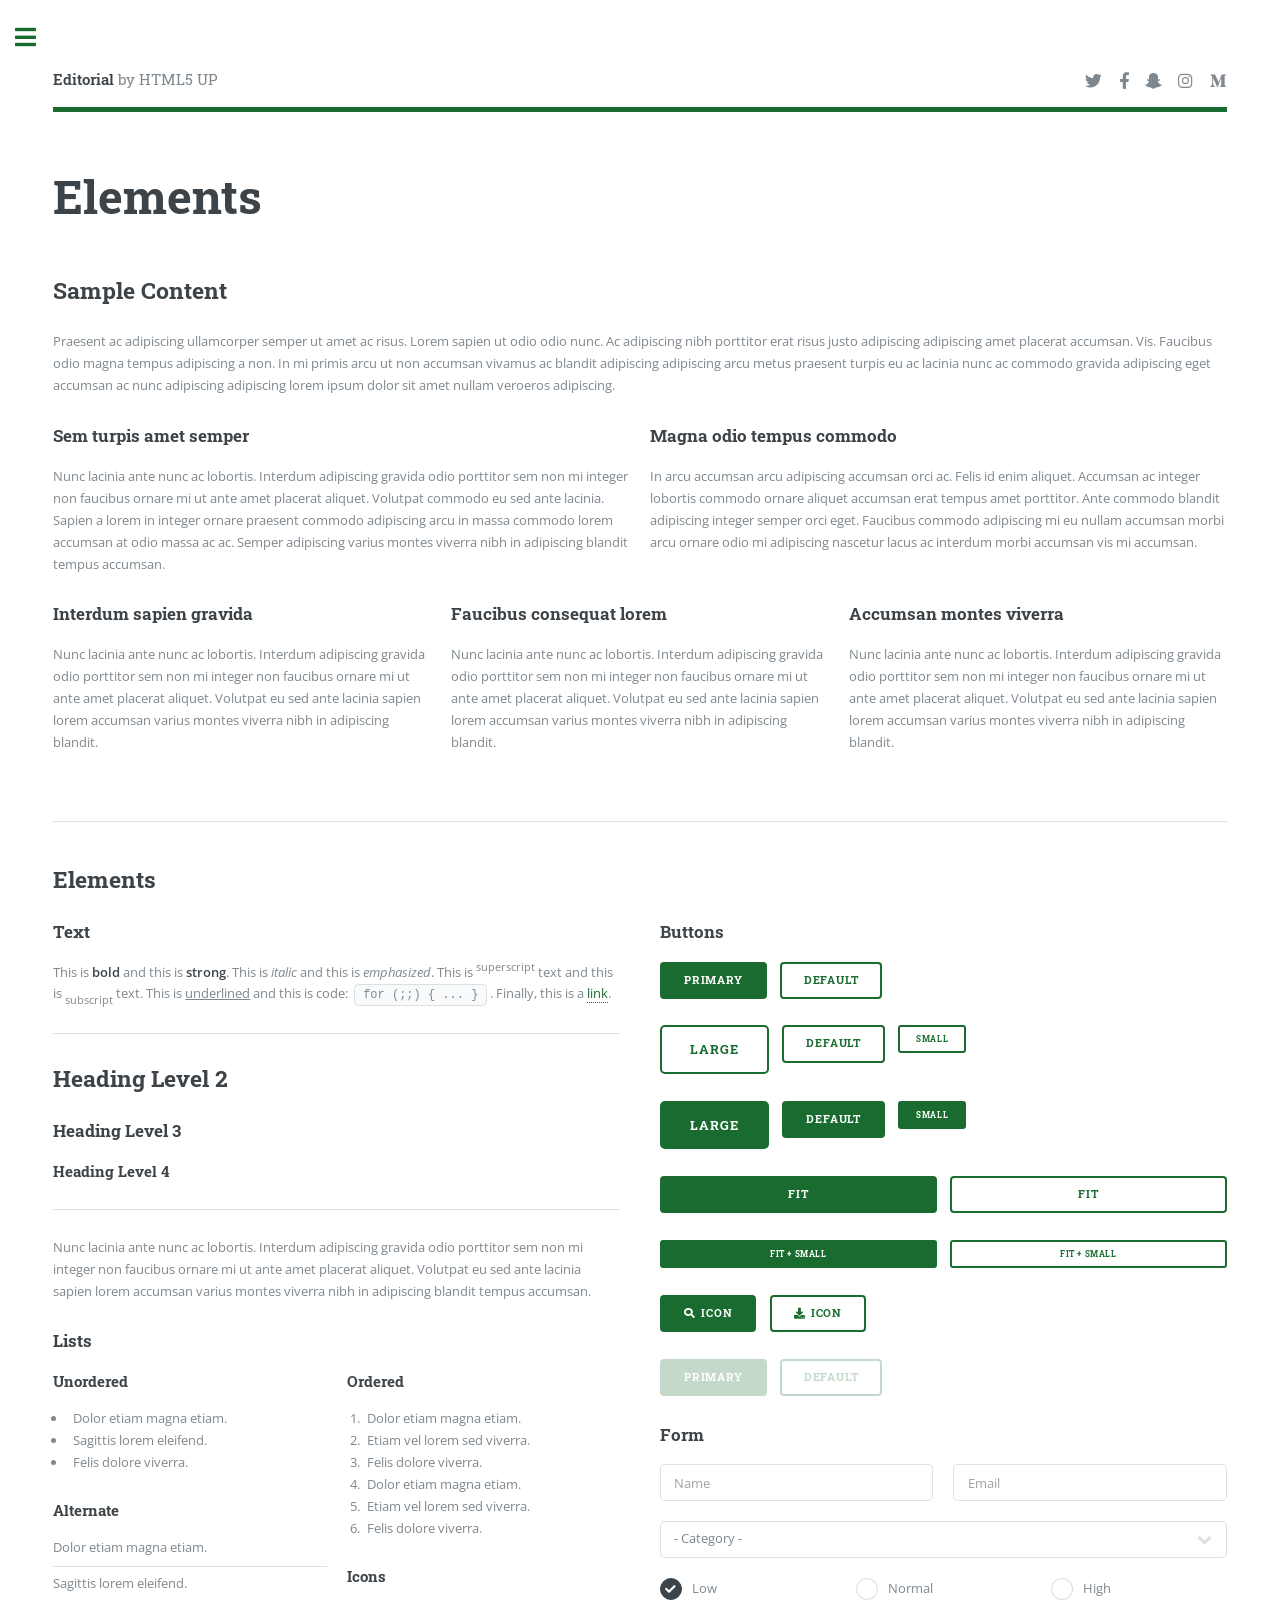
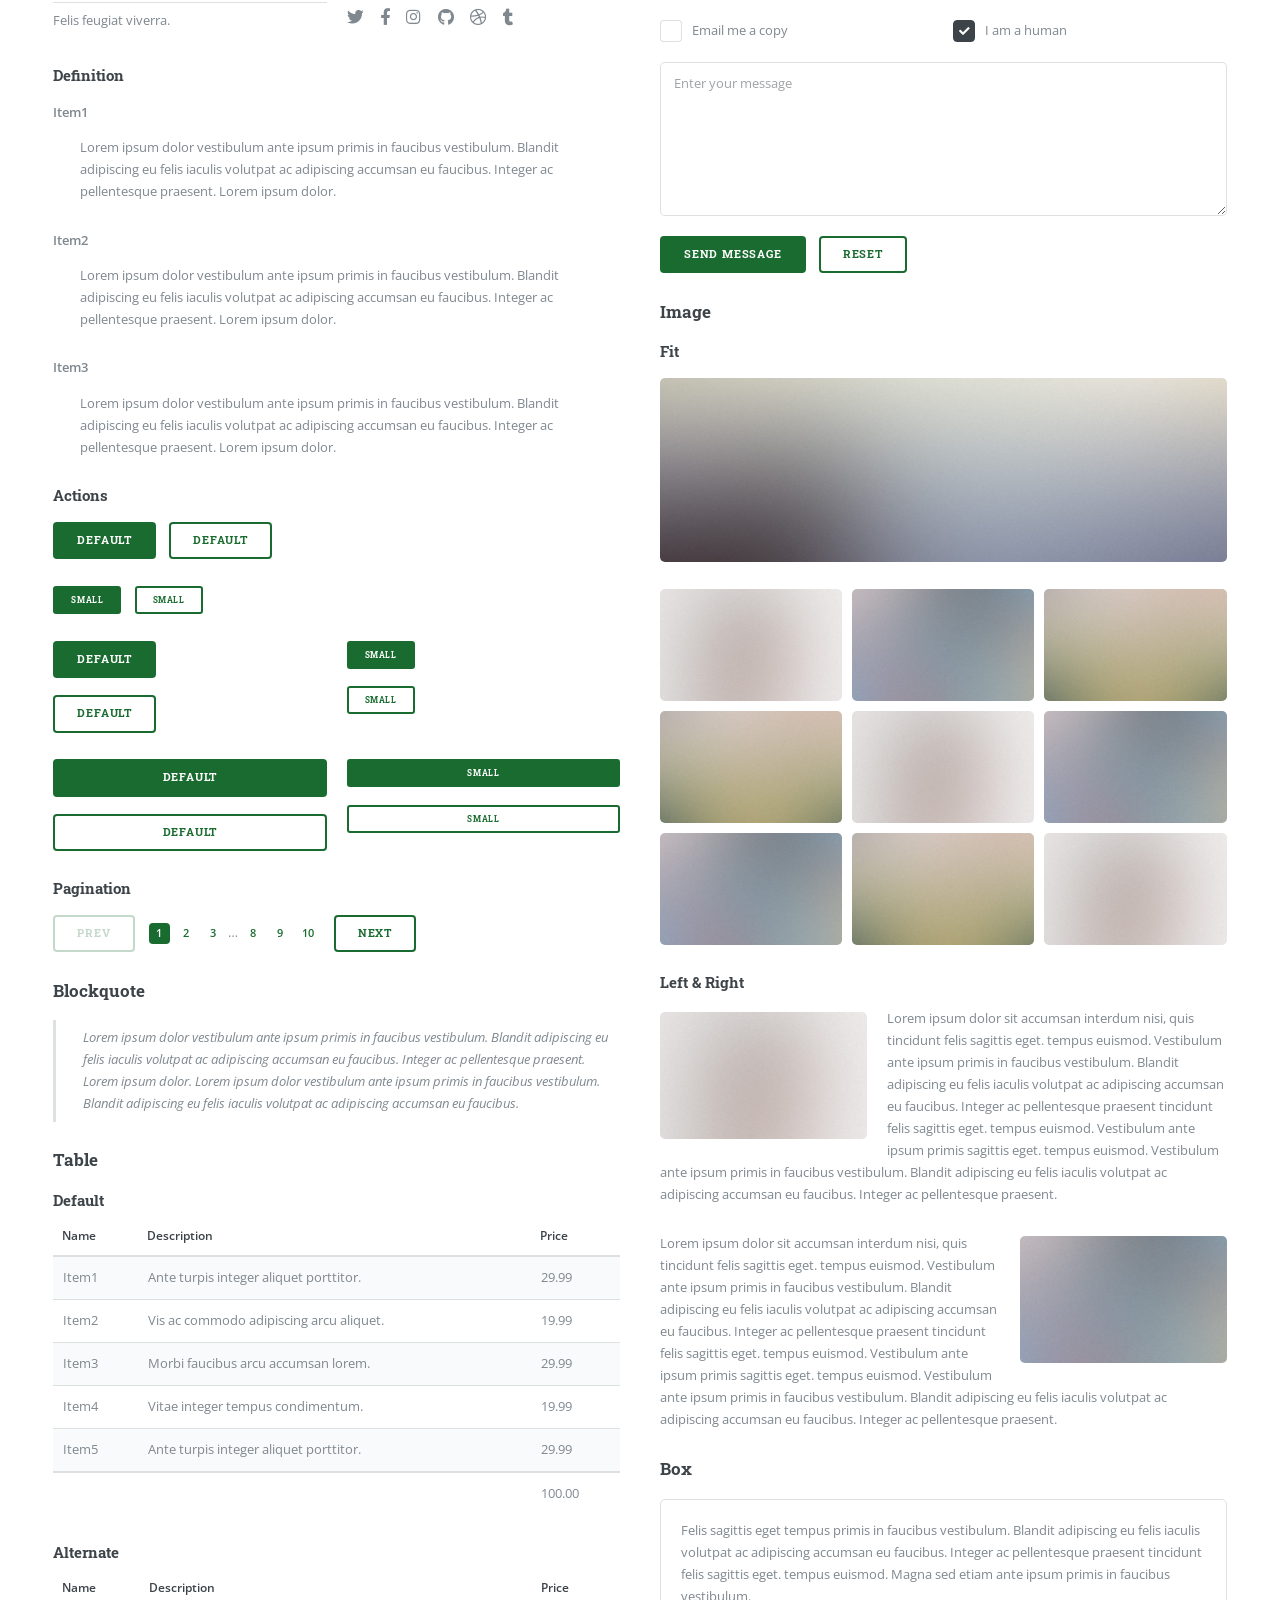
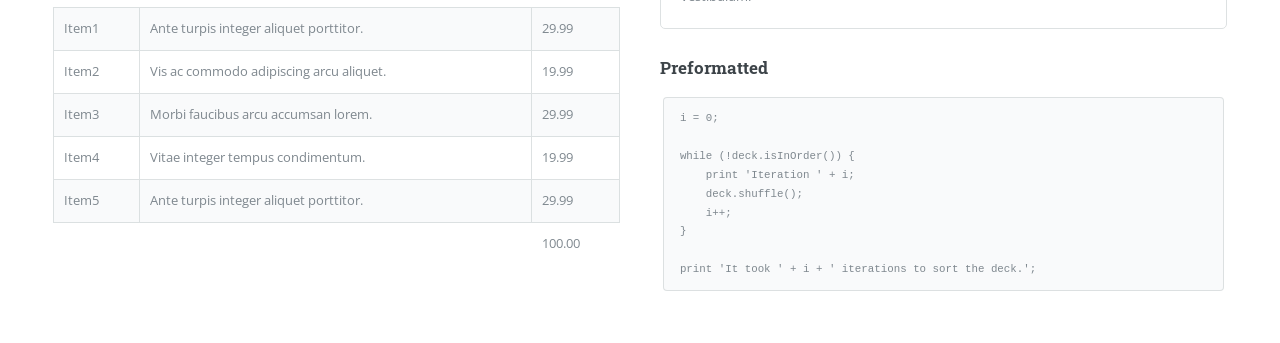
<file: elements.html>
<!DOCTYPE HTML>
<!--
	Editorial by HTML5 UP
	html5up.net | @ajlkn
	Free for personal and commercial use under the CCA 3.0 license (html5up.net/license)
-->
<html>
	<head>
		<title>Elements - Editorial by HTML5 UP</title>
		<meta charset="utf-8" />
		<meta name="viewport" content="width=device-width, initial-scale=1, user-scalable=no" />
		<link rel="stylesheet" href="assets/css/main.css" />
	</head>
	<body class="is-preload">

		<!-- Wrapper -->
			<div id="wrapper">

				<!-- Main -->
					<div id="main">
						<div class="inner">

							<!-- Header -->
								<header id="header">
									<a href="index.html" class="logo"><strong>Editorial</strong> by HTML5 UP</a>
									<ul class="icons">
										<li><a href="#" class="icon brands fa-twitter"><span class="label">Twitter</span></a></li>
										<li><a href="#" class="icon brands fa-facebook-f"><span class="label">Facebook</span></a></li>
										<li><a href="#" class="icon brands fa-snapchat-ghost"><span class="label">Snapchat</span></a></li>
										<li><a href="#" class="icon brands fa-instagram"><span class="label">Instagram</span></a></li>
										<li><a href="#" class="icon brands fa-medium-m"><span class="label">Medium</span></a></li>
									</ul>
								</header>

							<!-- Content -->
								<section>
									<header class="main">
										<h1>Elements</h1>
									</header>

									<!-- Content -->
										<h2 id="content">Sample Content</h2>
										<p>Praesent ac adipiscing ullamcorper semper ut amet ac risus. Lorem sapien ut odio odio nunc. Ac adipiscing nibh porttitor erat risus justo adipiscing adipiscing amet placerat accumsan. Vis. Faucibus odio magna tempus adipiscing a non. In mi primis arcu ut non accumsan vivamus ac blandit adipiscing adipiscing arcu metus praesent turpis eu ac lacinia nunc ac commodo gravida adipiscing eget accumsan ac nunc adipiscing adipiscing lorem ipsum dolor sit amet nullam veroeros adipiscing.</p>
										<div class="row">
											<div class="col-6 col-12-small">
												<h3>Sem turpis amet semper</h3>
												<p>Nunc lacinia ante nunc ac lobortis. Interdum adipiscing gravida odio porttitor sem non mi integer non faucibus ornare mi ut ante amet placerat aliquet. Volutpat commodo eu sed ante lacinia. Sapien a lorem in integer ornare praesent commodo adipiscing arcu in massa commodo lorem accumsan at odio massa ac ac. Semper adipiscing varius montes viverra nibh in adipiscing blandit tempus accumsan.</p>
											</div>
											<div class="col-6 col-12-small">
												<h3>Magna odio tempus commodo</h3>
												<p>In arcu accumsan arcu adipiscing accumsan orci ac. Felis id enim aliquet. Accumsan ac integer lobortis commodo ornare aliquet accumsan erat tempus amet porttitor. Ante commodo blandit adipiscing integer semper orci eget. Faucibus commodo adipiscing mi eu nullam accumsan morbi arcu ornare odio mi adipiscing nascetur lacus ac interdum morbi accumsan vis mi accumsan.</p>
											</div>
											<!-- Break -->
											<div class="col-4 col-12-medium">
												<h3>Interdum sapien gravida</h3>
												<p>Nunc lacinia ante nunc ac lobortis. Interdum adipiscing gravida odio porttitor sem non mi integer non faucibus ornare mi ut ante amet placerat aliquet. Volutpat eu sed ante lacinia sapien lorem accumsan varius montes viverra nibh in adipiscing blandit.</p>
											</div>
											<div class="col-4 col-12-medium">
												<h3>Faucibus consequat lorem</h3>
												<p>Nunc lacinia ante nunc ac lobortis. Interdum adipiscing gravida odio porttitor sem non mi integer non faucibus ornare mi ut ante amet placerat aliquet. Volutpat eu sed ante lacinia sapien lorem accumsan varius montes viverra nibh in adipiscing blandit.</p>
											</div>
											<div class="col-4 col-12-medium">
												<h3>Accumsan montes viverra</h3>
												<p>Nunc lacinia ante nunc ac lobortis. Interdum adipiscing gravida odio porttitor sem non mi integer non faucibus ornare mi ut ante amet placerat aliquet. Volutpat eu sed ante lacinia sapien lorem accumsan varius montes viverra nibh in adipiscing blandit.</p>
											</div>
										</div>

									<hr class="major" />

									<!-- Elements -->
										<h2 id="elements">Elements</h2>
										<div class="row gtr-200">
											<div class="col-6 col-12-medium">

												<!-- Text stuff -->
													<h3>Text</h3>
													<p>This is <b>bold</b> and this is <strong>strong</strong>. This is <i>italic</i> and this is <em>emphasized</em>.
													This is <sup>superscript</sup> text and this is <sub>subscript</sub> text.
													This is <u>underlined</u> and this is code: <code>for (;;) { ... }</code>.
													Finally, this is a <a href="#">link</a>.</p>
													<hr />
													<h2>Heading Level 2</h2>
													<h3>Heading Level 3</h3>
													<h4>Heading Level 4</h4>
													<hr />
													<p>Nunc lacinia ante nunc ac lobortis. Interdum adipiscing gravida odio porttitor sem non mi integer non faucibus ornare mi ut ante amet placerat aliquet. Volutpat eu sed ante lacinia sapien lorem accumsan varius montes viverra nibh in adipiscing blandit tempus accumsan.</p>

												<!-- Lists -->
													<h3>Lists</h3>
													<div class="row">
														<div class="col-6 col-12-small">

															<h4>Unordered</h4>
															<ul>
																<li>Dolor etiam magna etiam.</li>
																<li>Sagittis lorem eleifend.</li>
																<li>Felis dolore viverra.</li>
															</ul>

															<h4>Alternate</h4>
															<ul class="alt">
																<li>Dolor etiam magna etiam.</li>
																<li>Sagittis lorem eleifend.</li>
																<li>Felis feugiat viverra.</li>
															</ul>

														</div>
														<div class="col-6 col-12-small">

															<h4>Ordered</h4>
															<ol>
																<li>Dolor etiam magna etiam.</li>
																<li>Etiam vel lorem sed viverra.</li>
																<li>Felis dolore viverra.</li>
																<li>Dolor etiam magna etiam.</li>
																<li>Etiam vel lorem sed viverra.</li>
																<li>Felis dolore viverra.</li>
															</ol>

															<h4>Icons</h4>
															<ul class="icons">
																<li><a href="#" class="icon brands fa-twitter"><span class="label">Twitter</span></a></li>
																<li><a href="#" class="icon brands fa-facebook-f"><span class="label">Facebook</span></a></li>
																<li><a href="#" class="icon brands fa-instagram"><span class="label">Instagram</span></a></li>
																<li><a href="#" class="icon brands fa-github"><span class="label">Github</span></a></li>
																<li><a href="#" class="icon brands fa-dribbble"><span class="label">Dribbble</span></a></li>
																<li><a href="#" class="icon brands fa-tumblr"><span class="label">Tumblr</span></a></li>
															</ul>

														</div>
													</div>
													<h4>Definition</h4>
													<dl>
														<dt>Item1</dt>
														<dd>
															<p>Lorem ipsum dolor vestibulum ante ipsum primis in faucibus vestibulum. Blandit adipiscing eu felis iaculis volutpat ac adipiscing accumsan eu faucibus. Integer ac pellentesque praesent. Lorem ipsum dolor.</p>
														</dd>
														<dt>Item2</dt>
														<dd>
															<p>Lorem ipsum dolor vestibulum ante ipsum primis in faucibus vestibulum. Blandit adipiscing eu felis iaculis volutpat ac adipiscing accumsan eu faucibus. Integer ac pellentesque praesent. Lorem ipsum dolor.</p>
														</dd>
														<dt>Item3</dt>
														<dd>
															<p>Lorem ipsum dolor vestibulum ante ipsum primis in faucibus vestibulum. Blandit adipiscing eu felis iaculis volutpat ac adipiscing accumsan eu faucibus. Integer ac pellentesque praesent. Lorem ipsum dolor.</p>
														</dd>
													</dl>

													<h4>Actions</h4>
													<ul class="actions">
														<li><a href="#" class="button primary">Default</a></li>
														<li><a href="#" class="button">Default</a></li>
													</ul>
													<ul class="actions small">
														<li><a href="#" class="button primary small">Small</a></li>
														<li><a href="#" class="button small">Small</a></li>
													</ul>
													<div class="row">
														<div class="col-6 col-12-small">
															<ul class="actions stacked">
																<li><a href="#" class="button primary">Default</a></li>
																<li><a href="#" class="button">Default</a></li>
															</ul>
														</div>
														<div class="col-6 col-12-small">
															<ul class="actions stacked">
																<li><a href="#" class="button primary small">Small</a></li>
																<li><a href="#" class="button small">Small</a></li>
															</ul>
														</div>
														<div class="col-6 col-12-small">
															<ul class="actions stacked">
																<li><a href="#" class="button primary fit">Default</a></li>
																<li><a href="#" class="button fit">Default</a></li>
															</ul>
														</div>
														<div class="col-6 col-12-small">
															<ul class="actions stacked">
																<li><a href="#" class="button primary small fit">Small</a></li>
																<li><a href="#" class="button small fit">Small</a></li>
															</ul>
														</div>
													</div>

													<h4>Pagination</h4>
													<ul class="pagination">
														<li><span class="button disabled">Prev</span></li>
														<li><a href="#" class="page active">1</a></li>
														<li><a href="#" class="page">2</a></li>
														<li><a href="#" class="page">3</a></li>
														<li><span>&hellip;</span></li>
														<li><a href="#" class="page">8</a></li>
														<li><a href="#" class="page">9</a></li>
														<li><a href="#" class="page">10</a></li>
														<li><a href="#" class="button">Next</a></li>
													</ul>

												<!-- Blockquote -->
													<h3>Blockquote</h3>
													<blockquote>Lorem ipsum dolor vestibulum ante ipsum primis in faucibus vestibulum. Blandit adipiscing eu felis iaculis volutpat ac adipiscing accumsan eu faucibus. Integer ac pellentesque praesent. Lorem ipsum dolor. Lorem ipsum dolor vestibulum ante ipsum primis in faucibus vestibulum. Blandit adipiscing eu felis iaculis volutpat ac adipiscing accumsan eu faucibus.</blockquote>

												<!-- Table -->
													<h3>Table</h3>

													<h4>Default</h4>
													<div class="table-wrapper">
														<table>
															<thead>
																<tr>
																	<th>Name</th>
																	<th>Description</th>
																	<th>Price</th>
																</tr>
															</thead>
															<tbody>
																<tr>
																	<td>Item1</td>
																	<td>Ante turpis integer aliquet porttitor.</td>
																	<td>29.99</td>
																</tr>
																<tr>
																	<td>Item2</td>
																	<td>Vis ac commodo adipiscing arcu aliquet.</td>
																	<td>19.99</td>
																</tr>
																<tr>
																	<td>Item3</td>
																	<td> Morbi faucibus arcu accumsan lorem.</td>
																	<td>29.99</td>
																</tr>
																<tr>
																	<td>Item4</td>
																	<td>Vitae integer tempus condimentum.</td>
																	<td>19.99</td>
																</tr>
																<tr>
																	<td>Item5</td>
																	<td>Ante turpis integer aliquet porttitor.</td>
																	<td>29.99</td>
																</tr>
															</tbody>
															<tfoot>
																<tr>
																	<td colspan="2"></td>
																	<td>100.00</td>
																</tr>
															</tfoot>
														</table>
													</div>

													<h4>Alternate</h4>
													<div class="table-wrapper">
														<table class="alt">
															<thead>
																<tr>
																	<th>Name</th>
																	<th>Description</th>
																	<th>Price</th>
																</tr>
															</thead>
															<tbody>
																<tr>
																	<td>Item1</td>
																	<td>Ante turpis integer aliquet porttitor.</td>
																	<td>29.99</td>
																</tr>
																<tr>
																	<td>Item2</td>
																	<td>Vis ac commodo adipiscing arcu aliquet.</td>
																	<td>19.99</td>
																</tr>
																<tr>
																	<td>Item3</td>
																	<td> Morbi faucibus arcu accumsan lorem.</td>
																	<td>29.99</td>
																</tr>
																<tr>
																	<td>Item4</td>
																	<td>Vitae integer tempus condimentum.</td>
																	<td>19.99</td>
																</tr>
																<tr>
																	<td>Item5</td>
																	<td>Ante turpis integer aliquet porttitor.</td>
																	<td>29.99</td>
																</tr>
															</tbody>
															<tfoot>
																<tr>
																	<td colspan="2"></td>
																	<td>100.00</td>
																</tr>
															</tfoot>
														</table>
													</div>

											</div>
											<div class="col-6 col-12-medium">

												<!-- Buttons -->
													<h3>Buttons</h3>
													<ul class="actions">
														<li><a href="#" class="button primary">Primary</a></li>
														<li><a href="#" class="button">Default</a></li>
													</ul>
													<ul class="actions">
														<li><a href="#" class="button large">Large</a></li>
														<li><a href="#" class="button">Default</a></li>
														<li><a href="#" class="button small">Small</a></li>
													</ul>
													<ul class="actions">
														<li><a href="#" class="button primary large">Large</a></li>
														<li><a href="#" class="button primary">Default</a></li>
														<li><a href="#" class="button primary small">Small</a></li>
													</ul>
													<ul class="actions fit">
														<li><a href="#" class="button primary fit">Fit</a></li>
														<li><a href="#" class="button fit">Fit</a></li>
													</ul>
													<ul class="actions fit small">
														<li><a href="#" class="button primary fit small">Fit + Small</a></li>
														<li><a href="#" class="button fit small">Fit + Small</a></li>
													</ul>
													<ul class="actions">
														<li><a href="#" class="button primary icon solid fa-search">Icon</a></li>
														<li><a href="#" class="button icon solid fa-download">Icon</a></li>
													</ul>
													<ul class="actions">
														<li><span class="button primary disabled">Primary</span></li>
														<li><span class="button disabled">Default</span></li>
													</ul>

												<!-- Form -->
													<h3>Form</h3>

													<form method="post" action="#">
														<div class="row gtr-uniform">
															<div class="col-6 col-12-xsmall">
																<input type="text" name="demo-name" id="demo-name" value="" placeholder="Name" />
															</div>
															<div class="col-6 col-12-xsmall">
																<input type="email" name="demo-email" id="demo-email" value="" placeholder="Email" />
															</div>
															<!-- Break -->
															<div class="col-12">
																<select name="demo-category" id="demo-category">
																	<option value="">- Category -</option>
																	<option value="1">Manufacturing</option>
																	<option value="1">Shipping</option>
																	<option value="1">Administration</option>
																	<option value="1">Human Resources</option>
																</select>
															</div>
															<!-- Break -->
															<div class="col-4 col-12-small">
																<input type="radio" id="demo-priority-low" name="demo-priority" checked>
																<label for="demo-priority-low">Low</label>
															</div>
															<div class="col-4 col-12-small">
																<input type="radio" id="demo-priority-normal" name="demo-priority">
																<label for="demo-priority-normal">Normal</label>
															</div>
															<div class="col-4 col-12-small">
																<input type="radio" id="demo-priority-high" name="demo-priority">
																<label for="demo-priority-high">High</label>
															</div>
															<!-- Break -->
															<div class="col-6 col-12-small">
																<input type="checkbox" id="demo-copy" name="demo-copy">
																<label for="demo-copy">Email me a copy</label>
															</div>
															<div class="col-6 col-12-small">
																<input type="checkbox" id="demo-human" name="demo-human" checked>
																<label for="demo-human">I am a human</label>
															</div>
															<!-- Break -->
															<div class="col-12">
																<textarea name="demo-message" id="demo-message" placeholder="Enter your message" rows="6"></textarea>
															</div>
															<!-- Break -->
															<div class="col-12">
																<ul class="actions">
																	<li><input type="submit" value="Send Message" class="primary" /></li>
																	<li><input type="reset" value="Reset" /></li>
																</ul>
															</div>
														</div>
													</form>

												<!-- Image -->
													<h3>Image</h3>

													<h4>Fit</h4>
													<span class="image fit"><img src="images/pic11.jpg" alt="" /></span>
													<div class="box alt">
														<div class="row gtr-50 gtr-uniform">
															<div class="col-4"><span class="image fit"><img src="images/pic01.jpg" alt="" /></span></div>
															<div class="col-4"><span class="image fit"><img src="images/pic02.jpg" alt="" /></span></div>
															<div class="col-4"><span class="image fit"><img src="images/pic03.jpg" alt="" /></span></div>
															<!-- Break -->
															<div class="col-4"><span class="image fit"><img src="images/pic03.jpg" alt="" /></span></div>
															<div class="col-4"><span class="image fit"><img src="images/pic01.jpg" alt="" /></span></div>
															<div class="col-4"><span class="image fit"><img src="images/pic02.jpg" alt="" /></span></div>
															<!-- Break -->
															<div class="col-4"><span class="image fit"><img src="images/pic02.jpg" alt="" /></span></div>
															<div class="col-4"><span class="image fit"><img src="images/pic03.jpg" alt="" /></span></div>
															<div class="col-4"><span class="image fit"><img src="images/pic01.jpg" alt="" /></span></div>
														</div>
													</div>

													<h4>Left &amp; Right</h4>
													<p><span class="image left"><img src="images/pic01.jpg" alt="" /></span>Lorem ipsum dolor sit accumsan interdum nisi, quis tincidunt felis sagittis eget. tempus euismod. Vestibulum ante ipsum primis in faucibus vestibulum. Blandit adipiscing eu felis iaculis volutpat ac adipiscing accumsan eu faucibus. Integer ac pellentesque praesent tincidunt felis sagittis eget. tempus euismod. Vestibulum ante ipsum primis sagittis eget. tempus euismod. Vestibulum ante ipsum primis in faucibus vestibulum. Blandit adipiscing eu felis iaculis volutpat ac adipiscing accumsan eu faucibus. Integer ac pellentesque praesent.</p>
													<p><span class="image right"><img src="images/pic02.jpg" alt="" /></span>Lorem ipsum dolor sit accumsan interdum nisi, quis tincidunt felis sagittis eget. tempus euismod. Vestibulum ante ipsum primis in faucibus vestibulum. Blandit adipiscing eu felis iaculis volutpat ac adipiscing accumsan eu faucibus. Integer ac pellentesque praesent tincidunt felis sagittis eget. tempus euismod. Vestibulum ante ipsum primis sagittis eget. tempus euismod. Vestibulum ante ipsum primis in faucibus vestibulum. Blandit adipiscing eu felis iaculis volutpat ac adipiscing accumsan eu faucibus. Integer ac pellentesque praesent.</p>

												<!-- Box -->
													<h3>Box</h3>
													<div class="box">
														<p>Felis sagittis eget tempus primis in faucibus vestibulum. Blandit adipiscing eu felis iaculis volutpat ac adipiscing accumsan eu faucibus. Integer ac pellentesque praesent tincidunt felis sagittis eget. tempus euismod. Magna sed etiam ante ipsum primis in faucibus vestibulum.</p>
													</div>

												<!-- Preformatted Code -->
													<h3>Preformatted</h3>
													<pre><code>i = 0;

while (!deck.isInOrder()) {
    print 'Iteration ' + i;
    deck.shuffle();
    i++;
}

print 'It took ' + i + ' iterations to sort the deck.';
</code></pre>

											</div>
										</div>

								</section>

						</div>
					</div>

				<!-- Sidebar -->
					<div id="sidebar">
						<div class="inner">

							<!-- Menu -->
								<nav id="menu">
									<header class="major">
										<h2>Menu</h2>
									</header>
									<ul>
										<li><a href="index.html">Homepage</a></li>
										<li><a href="generic.html">Generic</a></li>
										<li><a href="elements.html">Elements</a></li>
										<li>
											<span class="opener">Submenu</span>
											<ul>
												<li><a href="#">Lorem Dolor</a></li>
												<li><a href="#">Ipsum Adipiscing</a></li>
												<li><a href="#">Tempus Magna</a></li>
												<li><a href="#">Feugiat Veroeros</a></li>
											</ul>
										</li>
										<li><a href="#">Etiam Dolore</a></li>
										<li><a href="#">Adipiscing</a></li>
										<li>
											<span class="opener">Another Submenu</span>
											<ul>
												<li><a href="#">Lorem Dolor</a></li>
												<li><a href="#">Ipsum Adipiscing</a></li>
												<li><a href="#">Tempus Magna</a></li>
												<li><a href="#">Feugiat Veroeros</a></li>
											</ul>
										</li>
										<li><a href="#">Maximus Erat</a></li>
										<li><a href="#">Sapien Mauris</a></li>
										<li><a href="#">Amet Lacinia</a></li>
									</ul>
								</nav>

							<!-- Section -->
								<section>
									<header class="major">
										<h2>Ante interdum</h2>
									</header>
									<div class="mini-posts">
										<article>
											<a href="#" class="image"><img src="images/pic07.jpg" alt="" /></a>
											<p>Aenean ornare velit lacus, ac varius enim lorem ullamcorper dolore aliquam.</p>
										</article>
										<article>
											<a href="#" class="image"><img src="images/pic08.jpg" alt="" /></a>
											<p>Aenean ornare velit lacus, ac varius enim lorem ullamcorper dolore aliquam.</p>
										</article>
										<article>
											<a href="#" class="image"><img src="images/pic09.jpg" alt="" /></a>
											<p>Aenean ornare velit lacus, ac varius enim lorem ullamcorper dolore aliquam.</p>
										</article>
									</div>
									<ul class="actions">
										<li><a href="#" class="button">More</a></li>
									</ul>
								</section>

							<!-- Section -->
								<section>
									<header class="major">
										<h2>Get in touch</h2>
									</header>
									<p>Sed varius enim lorem ullamcorper dolore aliquam aenean ornare velit lacus, ac varius enim lorem ullamcorper dolore. Proin sed aliquam facilisis ante interdum. Sed nulla amet lorem feugiat tempus aliquam.</p>
									<ul class="contact">
										<li class="icon solid fa-envelope"><a href="#">information@untitled.tld</a></li>
										<li class="icon solid fa-phone">(000) 000-0000</li>
										<li class="icon solid fa-home">1234 Somewhere Road #8254<br />
										Nashville, TN 00000-0000</li>
									</ul>
								</section>

							<!-- Footer -->
								<footer id="footer">
									<p class="copyright">&copy; Untitled. All rights reserved. Demo Images: <a href="https://unsplash.com">Unsplash</a>. Design: <a href="https://html5up.net">HTML5 UP</a>.</p>
								</footer>

						</div>
					</div>

			</div>

		<!-- Scripts -->
			<script src="assets/js/jquery.min.js"></script>
			<script src="assets/js/browser.min.js"></script>
			<script src="assets/js/breakpoints.min.js"></script>
			<script src="assets/js/util.js"></script>
			<script src="assets/js/main.js"></script>

	</body>
</html>
</file>
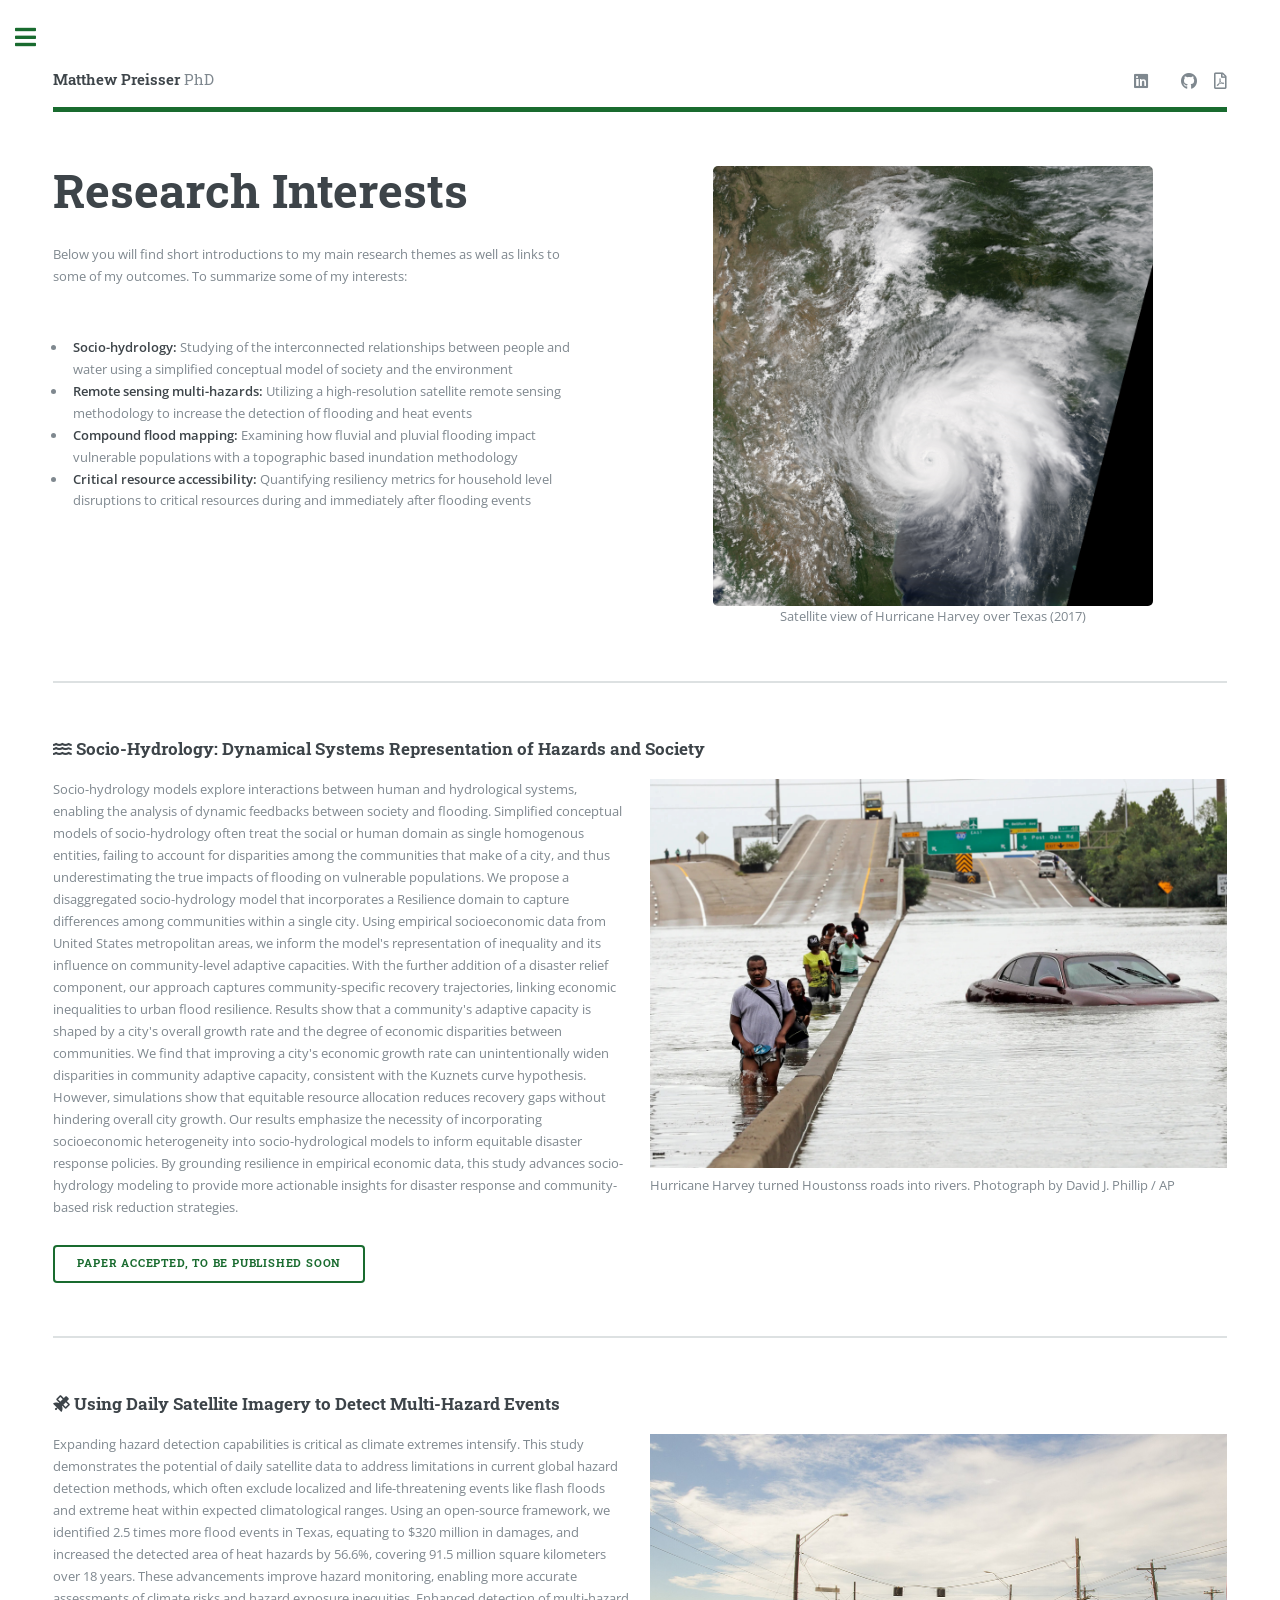
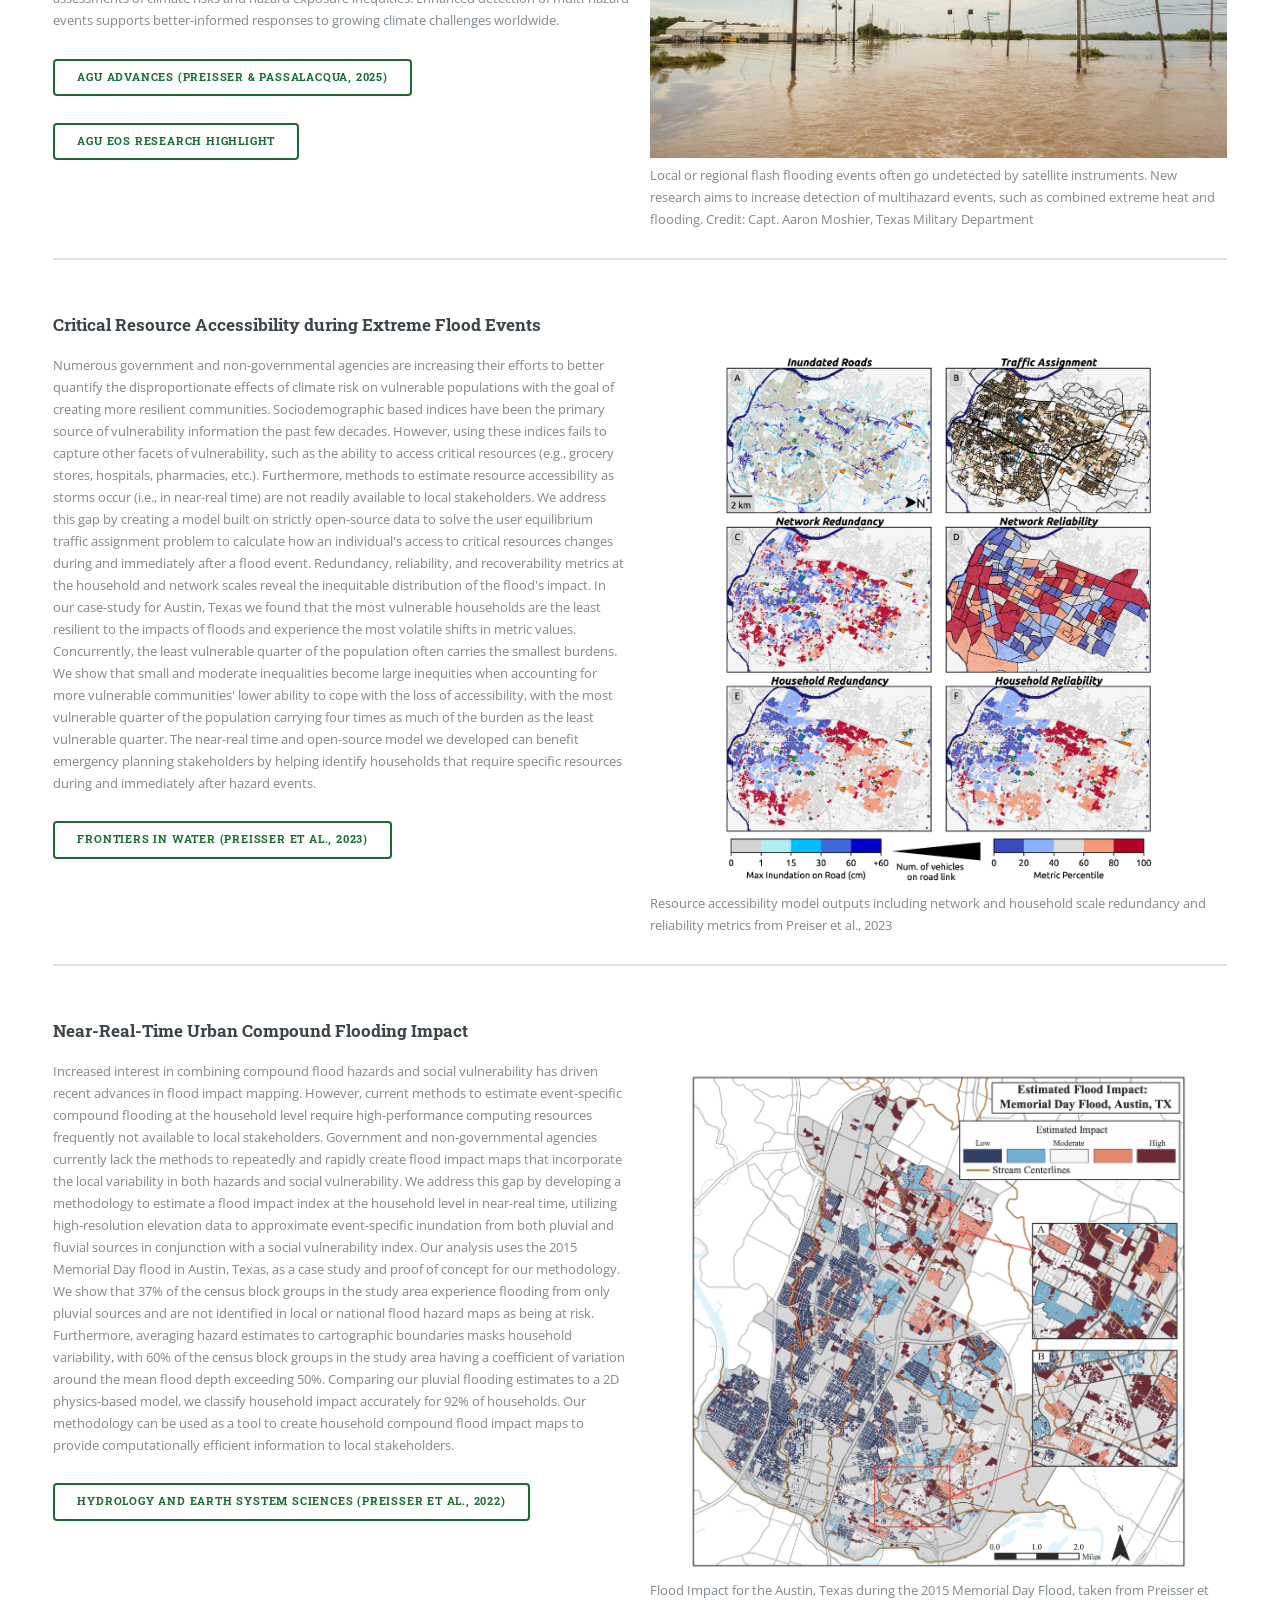
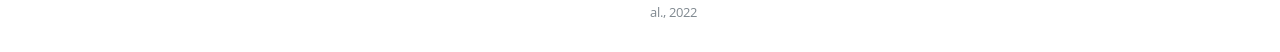
<file: research_interests.html>
<!DOCTYPE HTML>
<!--
	Editorial by HTML5 UP
	html5up.net | @ajlkn
	Free for personal and commercial use under the CCA 3.0 license (html5up.net/license)
-->
<html>
	<head>
		<title>Matthew Preisser, PhD</title>
		<meta charset="utf-8" />
		<meta name="viewport" content="width=device-width, initial-scale=1, user-scalable=no" />
		<link rel="stylesheet" href="https://cdnjs.cloudflare.com/ajax/libs/font-awesome/6.5.2/css/all.min.css" />
		<link rel="stylesheet" href="assets/css/main.css" />
	</head>
	<body class="is-preload">

		<!-- Wrapper -->
			<div id="wrapper">

				<!-- Main -->
					<div id="main">
						<div class="inner">

							<!-- Header -->
								<header id="header">
									<a href="index.html" class="logo"><strong>Matthew Preisser</strong> PhD </a><br />
										
									<ul class="icons">
										<!-- <li><a href="#" class="icon brands fa-twitter"><span class="label">Twitter</span></a></li>
										<li><a href="#" class="icon brands fa-facebook-f"><span class="label">Facebook</span></a></li>
										<li><a href="#" class="icon brands fa-snapchat-ghost"><span class="label">Snapchat</span></a></li>
										<li><a href="#" class="icon brands fa-instagram"><span class="label">Instagram</span></a></li> -->
										<!-- <li><a href="#" class="icon brands fa-medium-m"><span class="label">Medium</span></a></li> -->
										<li><a href="https://www.linkedin.com/in/matthew-preisser/" class="icon brands fa-linkedin"><span class="label">LinkedIn</span></a></li>
										<li><a href="https://scholar.google.com/citations?user=46BuSNIAAAAJ&hl=en" class="icon brands fa-google-scholar"><span class="label">Scholar</span></a></li>
										<li><a href="https://github.com/mdp0023" class="icon brands fa-github"><span class="label">github</span></a></li>
										<li><a href="files/Preisser_CV.pdf" target="_blank" rel="noopener noreferrer" class="icon fa-solid fa-file-pdf"><span class="label">CV</span></a></li>
									</ul>
								</header>

							<!-- Banner -->
								<section id="banner">
									<div class="content">
										<header>
											<h1>Research Interests<br />
											</h1>
											
										</header>
										<p>Below you will find short introductions to my main research themes as well as links to some of my outcomes. To summarize some of my interests: <br /><br />

                                            <ul>
                                                <li><strong>Socio-hydrology: </strong> Studying of the interconnected relationships between people and water using a simplified conceptual model of society and the environment</li>
                                                <li><strong>Remote sensing multi-hazards: </strong>Utilizing a high-resolution satellite remote sensing methodology to increase the detection of flooding and heat events</li>
                                                <li><strong>Compound flood mapping: </strong>Examining how fluvial and pluvial flooding impact vulnerable populations with a topographic based inundation methodology</li>
                                                <li><strong>Critical resource accessibility: </strong>Quantifying resiliency metrics for household level disruptions to critical resources during and immediately after flooding events</li>
                                            </ul>

									
										</p>


									</div>
									<span class="image object">
                                         <figure style="display: flex; flex-direction: column; align-items: center;">
                                            <img src="images/harvey_space.jpg" alt="Satellite view of Hurricane Harvey over Texas (2017)" style="width: 75%; max-width: 500;" />
                                            <figcaption>Satellite view of Hurricane Harvey over Texas (2017)</figcaption>
                                        </figure>
									</span>
								</section>


<!-- #################################################################################################################################################################### -->
							<!-- research interests section -->

                                <!-- Research Theme Template -->
                                <!-- <section>
                                    <h3>Research Theme Title</h3>
                                    <div class="row">
                                        <div class="col-6">
                                            <p>Add your abstract text here. This is where you describe the research theme, methodology, and key findings.</p>
                                        
                                        <ul class="actions">
                                                <li><a href="" target="_blank" rel="noopener noreferrer" class="button">[text]</a></li>
                                            </ul>
                                        
                                        </div>
                                        <div class="col-6">
                                            <figure>
                                                <img src="images/your-image.jpg" alt="Description" style="width: 100%; height: auto;" />
                                                <figcaption>Image caption here</figcaption>
                                            </figure>
                                        </div>
                                    </div>
                                </section> -->
						
<!-- #################################################################################################################################################################### -->
                                <section>
                                    <h3><span class="icon solid fa-water"></span> Socio-Hydrology: Dynamical Systems Representation of Hazards and Society</h3>
                                    <div class="row">
                                        <div class="col-6">
                                            <p>Socio-hydrology models explore interactions between human and hydrological systems, enabling the analysis of dynamic feedbacks between society and flooding. Simplified conceptual models of socio-hydrology often treat the social or human domain as single homogenous entities, failing to account for disparities among the communities that make of a city, and thus underestimating the true impacts of flooding on vulnerable populations. We propose a disaggregated socio-hydrology model that incorporates a Resilience domain to capture differences among communities within a single city. Using empirical socioeconomic data from United States metropolitan areas, we inform the model's representation of inequality and its influence on community-level adaptive capacities. With the further addition of a disaster relief component, our approach captures community-specific recovery trajectories, linking economic inequalities to urban flood resilience. Results show that a community's adaptive capacity is shaped by a city's overall growth rate and the degree of economic disparities between communities. We find that improving a city's economic growth rate can unintentionally widen disparities in community adaptive capacity, consistent with the Kuznets curve hypothesis. However, simulations show that equitable resource allocation reduces recovery gaps without hindering overall city growth. Our results emphasize the necessity of incorporating socioeconomic heterogeneity into socio-hydrological models to inform equitable disaster response policies. By grounding resilience in empirical economic data, this study advances socio-hydrology modeling to provide more actionable insights for disaster response and community-based risk reduction strategies.</p>

                                            <ul class="actions">
                                                <li><a  class="button">Paper Accepted, to be published soon</a></li>
                                            </ul>
                                        </div>
                                        <div class="col-6">
                                            <figure>
                                                <img src="images/harvey_road.jpg" alt="Harvey flooded roadway (2017)" style="width: 100%; height: auto;" />
                                                <figcaption>Hurricane Harvey turned Houstonss roads into rivers. Photograph by David J. Phillip / AP</figcaption>
                                            </figure>
                                        </div>
                                    </div>
                                </section>


<!-- #################################################################################################################################################################### -->
                                <section>
                                    <h3><span class="icon solid fa-satellite"></span> Using Daily Satellite Imagery to Detect Multi-Hazard Events</h3>
                                    <div class="row">
                                        <div class="col-6">
                                            <p>Expanding hazard detection capabilities is critical as climate extremes intensify. This study demonstrates the potential of daily satellite data to address limitations in current global hazard detection methods, which often exclude localized and life-threatening events like flash floods and extreme heat within expected climatological ranges. Using an open-source framework, we identified 2.5 times more flood events in Texas, equating to $320 million in damages, and increased the detected area of heat hazards by 56.6%, covering 91.5 million square kilometers over 18 years. These advancements improve hazard monitoring, enabling more accurate assessments of climate risks and hazard exposure inequities. Enhanced detection of multi-hazard events supports better-informed responses to growing climate challenges worldwide.</p>
                                        <ul class="actions">
                                                <li><a href="https://agupubs.onlinelibrary.wiley.com/doi/full/10.1029/2025AV001667" target="_blank" rel="noopener noreferrer" class="button">AGU Advances (Preisser & Passalacqua, 2025)</a></li>
                                            </ul>

                                        <ul class="actions">
                                                <li><a href="https://eos.org/research-spotlights/scientists-reveal-hidden-heat-and-flood-hazards-across-texas" target="_blank" rel="noopener noreferrer" class="button">AGU EOS Research Highlight</a></li>
                                            </ul>
                                        
                                        </div>
                                        <div class="col-6">
                                            <figure>
                                                <img src="images/texas-flood_eos.jpg" alt="Local or regional flash flooding events often go undetected by satellite instruments. New research aims to increase detection of multihazard events, such as combined extreme heat and flooding. Credit: Capt. Aaron Moshier, Texas Military Department" style="width: 100%; height: auto;" />
                                                <figcaption>Local or regional flash flooding events often go undetected by satellite instruments. New research aims to increase detection of multihazard events, such as combined extreme heat and flooding. Credit: Capt. Aaron Moshier, Texas Military Department</figcaption>
                                            </figure>
                                        </div>
                                    </div>
                                </section>


<!-- #################################################################################################################################################################### -->
                                <section>
                                    <h3><span class="icon solid fa-house-flood-water"></span> Critical Resource Accessibility during Extreme Flood Events</h3>
                                    <div class="row">
                                        <div class="col-6">
                                            <p>Numerous government and non-governmental agencies are increasing their efforts to better quantify the disproportionate effects of climate risk on vulnerable populations with the goal of creating more resilient communities. Sociodemographic based indices have been the primary source of vulnerability information the past few decades. However, using these indices fails to capture other facets of vulnerability, such as the ability to access critical resources (e.g., grocery stores, hospitals, pharmacies, etc.). Furthermore, methods to estimate resource accessibility as storms occur (i.e., in near-real time) are not readily available to local stakeholders. We address this gap by creating a model built on strictly open-source data to solve the user equilibrium traffic assignment problem to calculate how an individual's access to critical resources changes during and immediately after a flood event. Redundancy, reliability, and recoverability metrics at the household and network scales reveal the inequitable distribution of the flood's impact. In our case-study for Austin, Texas we found that the most vulnerable households are the least resilient to the impacts of floods and experience the most volatile shifts in metric values. Concurrently, the least vulnerable quarter of the population often carries the smallest burdens. We show that small and moderate inequalities become large inequities when accounting for more vulnerable communities' lower ability to cope with the loss of accessibility, with the most vulnerable quarter of the population carrying four times as much of the burden as the least vulnerable quarter. The near-real time and open-source model we developed can benefit emergency planning stakeholders by helping identify households that require specific resources during and immediately after hazard events.</p>
                                        
                                        <ul class="actions">
                                                <li><a href="https://www.frontiersin.org/journals/water/articles/10.3389/frwa.2023.1278205/full" target="_blank" rel="noopener noreferrer" class="button">Frontiers in Water (Preisser et al., 2023)</a></li>
                                            </ul>
                                        
                                        </div>
                                        <div class="col-6">
                                             <figure style="display: flex; flex-direction: column; align-items: center;">
                                                <img src="images/preisser_et_al_2023.png" alt="Network Accessibility map from Preisser et al., 2023" style="width: 80%; height: auto;" />
                                                <figcaption>Resource accessibility model outputs including network and household scale redundancy and reliability metrics from Preiser et al., 2023</figcaption>
                                            </figure>
                                        </div>
                                    </div>
                                </section>

<!-- #################################################################################################################################################################### -->
                                <section>
                                    <h3><span class="icon solid fa-hurricane"></span> Near-Real-Time Urban Compound Flooding Impact</h3>
                                    <div class="row">
                                        <div class="col-6">
                                            <p>Increased interest in combining compound flood hazards and social vulnerability has driven recent advances in flood impact mapping. However, current methods to estimate event-specific compound flooding at the household level require high-performance computing resources frequently not available to local stakeholders. Government and non-governmental agencies currently lack the methods to repeatedly and rapidly create flood impact maps that incorporate the local variability in both hazards and social vulnerability. We address this gap by developing a methodology to estimate a flood impact index at the household level in near-real time, utilizing high-resolution elevation data to approximate event-specific inundation from both pluvial and fluvial sources in conjunction with a social vulnerability index. Our analysis uses the 2015 Memorial Day flood in Austin, Texas, as a case study and proof of concept for our methodology. We show that 37% of the census block groups in the study area experience flooding from only pluvial sources and are not identified in local or national flood hazard maps as being at risk. Furthermore, averaging hazard estimates to cartographic boundaries masks household variability, with 60% of the census block groups in the study area having a coefficient of variation around the mean flood depth exceeding 50%. Comparing our pluvial flooding estimates to a 2D physics-based model, we classify household impact accurately for 92% of households. Our methodology can be used as a tool to create household compound flood impact maps to provide computationally efficient information to local stakeholders.</p>
                                        
                                        <ul class="actions">
                                                <li><a href="https://hess.copernicus.org/articles/26/3941/2022/" target="_blank" rel="noopener noreferrer" class="button">Hydrology and Earth System Sciences (Preisser et al., 2022)</a></li>
                                            </ul>
                                        
                                        </div>
                                        <div class="col-6">
                                            <figure style="display: flex; flex-direction: column; align-items: center;">
                                                <img src="images/preisser_et_al_2022.png" alt="Flood Impact for the Austin, Texas during the 2015 Memorial Day Flood" style="width: 90%; height: auto;" />
                                                <figcaption>Flood Impact for the Austin, Texas during the 2015 Memorial Day Flood, taken from Preisser et al., 2022</figcaption>
                                            </figure>
                                        </div>
                                    </div>
                                </section>


                        
                        
                            </div>
					</div>

				<!-- Sidebar -->
					<div id="sidebar">
						<div class="inner">

							<!-- Menu -->
								<nav id="menu">
									<header class="major">
										<h2>Menu</h2>
									</header>
									<ul>
										<li><a href="index.html">Homepage</a></li>
										<li><a href="about_me.html">About Me</a></li>
										<li><a href="research_interests.html">Research Interests</a></li>
										<li><a href="collaborations.html">Collaborations</a></li>
										
										<!-- <li><a href="elements.html">Elements</a></li>
										<li>
											<span class="opener">Submenu</span>
											<ul>
												<li><a href="#">Lorem Dolor</a></li>
												<li><a href="#">Ipsum Adipiscing</a></li>
												<li><a href="#">Tempus Magna</a></li>
												<li><a href="#">Feugiat Veroeros</a></li>
											</ul>
										</li> -->

										
							
									</ul>
								</nav>

							<!-- Section -->
								<!-- <section>
									<header class="major">
										<h2>Ante interdum</h2>
									</header>
									<div class="mini-posts">
										<article>
											<a href="#" class="image"><img src="images/pic07.jpg" alt="" /></a>
											<p>Aenean ornare velit lacus, ac varius enim lorem ullamcorper dolore aliquam.</p>
										</article>
										<article>
											<a href="#" class="image"><img src="images/pic08.jpg" alt="" /></a>
											<p>Aenean ornare velit lacus, ac varius enim lorem ullamcorper dolore aliquam.</p>
										</article>
										<article>
											<a href="#" class="image"><img src="images/pic09.jpg" alt="" /></a>
											<p>Aenean ornare velit lacus, ac varius enim lorem ullamcorper dolore aliquam.</p>
										</article>
									</div>
									<ul class="actions">
										<li><a href="#" class="button">More</a></li>
									</ul>
								</section> -->

							<!-- GET IN TOUCH -->
								<section>
									<header class="major">
										<h2>Get in touch</h2>
									</header>
									<p>Please reach out if you are interested in collaborating or learning more about my ongoing projects.</p>
									<ul class="contact">
										<li class="icon solid fa-envelope"><a href="#">mpreisser@ethz.ch</a></li>
									<!-- <li class="icon solid fa-phone">(000) 000-0000</li> -->
							<li class="icon solid fa-home">Zürich, Switzerland</li>
									</ul>
								</section>

							<!-- Footer -->
								<footer id="footer">
									<p class="copyright">&copy; Matthew Preisser. All rights reserved. Design: <a href="https://html5up.net">HTML5 UP</a>.</p>
								</footer>

						</div>
					</div>

			</div>

		<!-- Scripts -->
			<script src="assets/js/jquery.min.js"></script>
			<script src="assets/js/browser.min.js"></script>
			<script src="assets/js/breakpoints.min.js"></script>
			<script src="assets/js/util.js"></script>
			<script src="assets/js/main.js"></script>

	</body>
</html>


<!-- <figure>
<img src="images/diamantinariver_crop.jpg" alt="Diamantina River in Australia (2023)" style="width: 100%; height: auto;" />
<figcaption>Diamantina River in Australia (2023). NASA Earth Observatory image by Allison Nussbaum using Landsat data from the U.S. Geological Survey</figcaption> -->
</file>
<file: assets/css/main.css>
@import url(fontawesome-all.min.css);
@import url("https://fonts.googleapis.com/css?family=Open+Sans:400,600,400italic,600italic|Roboto+Slab:400,700");
/*
	Editorial by HTML5 UP
	html5up.net | @ajlkn
	Free for personal and commercial use under the CCA 3.0 license (html5up.net/license)
*/
html, body, div, span, applet, object,
iframe, h1, h2, h3, h4, h5, h6, p, blockquote,
pre, a, abbr, acronym, address, big, cite,
code, del, dfn, em, img, ins, kbd, q, s, samp,
small, strike, strong, sub, sup, tt, var, b,
u, i, center, dl, dt, dd, ol, ul, li, fieldset,
form, label, legend, table, caption, tbody,
tfoot, thead, tr, th, td, article, aside,
canvas, details, embed, figure, figcaption,
footer, header, hgroup, menu, nav, output, ruby,
section, summary, time, mark, audio, video {
  margin: 0;
  padding: 0;
  border: 0;
  font-size: 100%;
  font: inherit;
  vertical-align: baseline; }

article, aside, details, figcaption, figure,
footer, header, hgroup, menu, nav, section {
  display: block; }

body {
  line-height: 1; }

ol, ul {
  list-style: none; }

blockquote, q {
  quotes: none; }
  blockquote:before, blockquote:after, q:before, q:after {
    content: '';
    content: none; }

table {
  border-collapse: collapse;
  border-spacing: 0; }

body {
  -webkit-text-size-adjust: none; }

mark {
  background-color: transparent;
  color: inherit; }

input::-moz-focus-inner {
  border: 0;
  padding: 0; }

input, select, textarea {
  -moz-appearance: none;
  -webkit-appearance: none;
  -ms-appearance: none;
  appearance: none; }

/* Basic */
@-ms-viewport {
  width: device-width; }

body {
  -ms-overflow-style: scrollbar; }

@media screen and (max-width: 480px) {
  html, body {
    min-width: 320px; } }

html {
  box-sizing: border-box; }

*, *:before, *:after {
  box-sizing: inherit; }

body {
  background: #ffffff; }
  body.is-preload *, body.is-preload *:before, body.is-preload *:after, body.is-resizing *, body.is-resizing *:before, body.is-resizing *:after {
    -moz-animation: none !important;
    -webkit-animation: none !important;
    -ms-animation: none !important;
    animation: none !important;
    -moz-transition: none !important;
    -webkit-transition: none !important;
    -ms-transition: none !important;
    transition: none !important; }

/* Type */
body, input, select, textarea {
  color: #7f888f;
  font-family: "Open Sans", sans-serif;
  font-size: 13pt;
  font-weight: 400;
  line-height: 1.65; }
  @media screen and (max-width: 1680px) {
    body, input, select, textarea {
      font-size: 11pt; } }
  @media screen and (max-width: 1280px) {
    body, input, select, textarea {
      font-size: 10pt; } }
  @media screen and (max-width: 360px) {
    body, input, select, textarea {
      font-size: 9pt; } }

a {
  -moz-transition: color 0.2s ease-in-out, border-bottom-color 0.2s ease-in-out;
  -webkit-transition: color 0.2s ease-in-out, border-bottom-color 0.2s ease-in-out;
  -ms-transition: color 0.2s ease-in-out, border-bottom-color 0.2s ease-in-out;
  transition: color 0.2s ease-in-out, border-bottom-color 0.2s ease-in-out;
  border-bottom: dotted 1px;
  color: #196b2f;
  text-decoration: none; }
  a:hover {
    border-bottom-color: #196b2f;
    color: #196b2f !important; }
    a:hover strong {
      color: inherit; }

strong, b {
  color: #3d4449;
  font-weight: 600; }

em, i {
  font-style: italic; }

p {
  margin: 0 0 2em 0; }

h1, h2, h3, h4, h5, h6 {
  color: #3d4449;
  font-family: "Roboto Slab", serif;
  font-weight: 700;
  line-height: 1.5;
  margin: 0 0 1em 0; }
  h1 a, h2 a, h3 a, h4 a, h5 a, h6 a {
    color: inherit;
    text-decoration: none;
    border-bottom: 0; }

h1 {
  font-size: 4em;
  margin: 0 0 0.5em 0;
  line-height: 1.3; }

h2 {
  font-size: 1.75em; }

h3 {
  font-size: 1.25em; }

h4 {
  font-size: 1.1em; }

h5 {
  font-size: 0.9em; }

h6 {
  font-size: 0.7em; }

@media screen and (max-width: 1680px) {
  h1 {
    font-size: 3.5em; } }

@media screen and (max-width: 980px) {
  h1 {
    font-size: 3.25em; } }

@media screen and (max-width: 736px) {
  h1 {
    font-size: 2em;
    line-height: 1.4; }
  h2 {
    font-size: 1.5em; } }

sub {
  font-size: 0.8em;
  position: relative;
  top: 0.5em; }

sup {
  font-size: 0.8em;
  position: relative;
  top: -0.5em; }

blockquote {
  border-left: solid 3px rgba(210, 215, 217, 0.75);
  font-style: italic;
  margin: 0 0 2em 0;
  padding: 0.5em 0 0.5em 2em; }

code {
  background: rgba(230, 235, 237, 0.25);
  border-radius: 0.375em;
  border: solid 1px rgba(210, 215, 217, 0.75);
  font-family: "Courier New", monospace;
  font-size: 0.9em;
  margin: 0 0.25em;
  padding: 0.25em 0.65em; }

pre {
  -webkit-overflow-scrolling: touch;
  font-family: "Courier New", monospace;
  font-size: 0.9em;
  margin: 0 0 2em 0; }
  pre code {
    display: block;
    line-height: 1.75;
    padding: 1em 1.5em;
    overflow-x: auto; }

hr {
  border: 0;
  border-bottom: solid 1px rgba(210, 215, 217, 0.75);
  margin: 2em 0; }
  hr.major {
    margin: 3em 0; }

.align-left {
  text-align: left; }

.align-center {
  text-align: center; }

.align-right {
  text-align: right; }

/* Row */
.row {
  display: flex;
  flex-wrap: wrap;
  box-sizing: border-box;
  align-items: stretch; }
  .row > * {
    box-sizing: border-box; }
  .row.gtr-uniform > * > :last-child {
    margin-bottom: 0; }
  .row.aln-left {
    justify-content: flex-start; }
  .row.aln-center {
    justify-content: center; }
  .row.aln-right {
    justify-content: flex-end; }
  .row.aln-top {
    align-items: flex-start; }
  .row.aln-middle {
    align-items: center; }
  .row.aln-bottom {
    align-items: flex-end; }
  .row > .imp {
    order: -1; }
  .row > .col-1 {
    width: 8.33333%; }
  .row > .off-1 {
    margin-left: 8.33333%; }
  .row > .col-2 {
    width: 16.66667%; }
  .row > .off-2 {
    margin-left: 16.66667%; }
  .row > .col-3 {
    width: 25%; }
  .row > .off-3 {
    margin-left: 25%; }
  .row > .col-4 {
    width: 33.33333%; }
  .row > .off-4 {
    margin-left: 33.33333%; }
  .row > .col-5 {
    width: 41.66667%; }
  .row > .off-5 {
    margin-left: 41.66667%; }
  .row > .col-6 {
    width: 50%; }
  .row > .off-6 {
    margin-left: 50%; }
  .row > .col-7 {
    width: 58.33333%; }
  .row > .off-7 {
    margin-left: 58.33333%; }
  .row > .col-8 {
    width: 66.66667%; }
  .row > .off-8 {
    margin-left: 66.66667%; }
  .row > .col-9 {
    width: 75%; }
  .row > .off-9 {
    margin-left: 75%; }
  .row > .col-10 {
    width: 83.33333%; }
  .row > .off-10 {
    margin-left: 83.33333%; }
  .row > .col-11 {
    width: 91.66667%; }
  .row > .off-11 {
    margin-left: 91.66667%; }
  .row > .col-12 {
    width: 100%; }
  .row > .off-12 {
    margin-left: 100%; }
  .row.gtr-0 {
    margin-top: 0;
    margin-left: 0em; }
    .row.gtr-0 > * {
      padding: 0 0 0 0em; }
    .row.gtr-0.gtr-uniform {
      margin-top: 0em; }
      .row.gtr-0.gtr-uniform > * {
        padding-top: 0em; }
  .row.gtr-25 {
    margin-top: 0;
    margin-left: -0.375em; }
    .row.gtr-25 > * {
      padding: 0 0 0 0.375em; }
    .row.gtr-25.gtr-uniform {
      margin-top: -0.375em; }
      .row.gtr-25.gtr-uniform > * {
        padding-top: 0.375em; }
  .row.gtr-50 {
    margin-top: 0;
    margin-left: -0.75em; }
    .row.gtr-50 > * {
      padding: 0 0 0 0.75em; }
    .row.gtr-50.gtr-uniform {
      margin-top: -0.75em; }
      .row.gtr-50.gtr-uniform > * {
        padding-top: 0.75em; }
  .row {
    margin-top: 0;
    margin-left: -1.5em; }
    .row > * {
      padding: 0 0 0 1.5em; }
    .row.gtr-uniform {
      margin-top: -1.5em; }
      .row.gtr-uniform > * {
        padding-top: 1.5em; }
  .row.gtr-150 {
    margin-top: 0;
    margin-left: -2.25em; }
    .row.gtr-150 > * {
      padding: 0 0 0 2.25em; }
    .row.gtr-150.gtr-uniform {
      margin-top: -2.25em; }
      .row.gtr-150.gtr-uniform > * {
        padding-top: 2.25em; }
  .row.gtr-200 {
    margin-top: 0;
    margin-left: -3em; }
    .row.gtr-200 > * {
      padding: 0 0 0 3em; }
    .row.gtr-200.gtr-uniform {
      margin-top: -3em; }
      .row.gtr-200.gtr-uniform > * {
        padding-top: 3em; }
  @media screen and (max-width: 1680px) {
    .row {
      display: flex;
      flex-wrap: wrap;
      box-sizing: border-box;
      align-items: stretch; }
      .row > * {
        box-sizing: border-box; }
      .row.gtr-uniform > * > :last-child {
        margin-bottom: 0; }
      .row.aln-left {
        justify-content: flex-start; }
      .row.aln-center {
        justify-content: center; }
      .row.aln-right {
        justify-content: flex-end; }
      .row.aln-top {
        align-items: flex-start; }
      .row.aln-middle {
        align-items: center; }
      .row.aln-bottom {
        align-items: flex-end; }
      .row > .imp-xlarge {
        order: -1; }
      .row > .col-1-xlarge {
        width: 8.33333%; }
      .row > .off-1-xlarge {
        margin-left: 8.33333%; }
      .row > .col-2-xlarge {
        width: 16.66667%; }
      .row > .off-2-xlarge {
        margin-left: 16.66667%; }
      .row > .col-3-xlarge {
        width: 25%; }
      .row > .off-3-xlarge {
        margin-left: 25%; }
      .row > .col-4-xlarge {
        width: 33.33333%; }
      .row > .off-4-xlarge {
        margin-left: 33.33333%; }
      .row > .col-5-xlarge {
        width: 41.66667%; }
      .row > .off-5-xlarge {
        margin-left: 41.66667%; }
      .row > .col-6-xlarge {
        width: 50%; }
      .row > .off-6-xlarge {
        margin-left: 50%; }
      .row > .col-7-xlarge {
        width: 58.33333%; }
      .row > .off-7-xlarge {
        margin-left: 58.33333%; }
      .row > .col-8-xlarge {
        width: 66.66667%; }
      .row > .off-8-xlarge {
        margin-left: 66.66667%; }
      .row > .col-9-xlarge {
        width: 75%; }
      .row > .off-9-xlarge {
        margin-left: 75%; }
      .row > .col-10-xlarge {
        width: 83.33333%; }
      .row > .off-10-xlarge {
        margin-left: 83.33333%; }
      .row > .col-11-xlarge {
        width: 91.66667%; }
      .row > .off-11-xlarge {
        margin-left: 91.66667%; }
      .row > .col-12-xlarge {
        width: 100%; }
      .row > .off-12-xlarge {
        margin-left: 100%; }
      .row.gtr-0 {
        margin-top: 0;
        margin-left: 0em; }
        .row.gtr-0 > * {
          padding: 0 0 0 0em; }
        .row.gtr-0.gtr-uniform {
          margin-top: 0em; }
          .row.gtr-0.gtr-uniform > * {
            padding-top: 0em; }
      .row.gtr-25 {
        margin-top: 0;
        margin-left: -0.375em; }
        .row.gtr-25 > * {
          padding: 0 0 0 0.375em; }
        .row.gtr-25.gtr-uniform {
          margin-top: -0.375em; }
          .row.gtr-25.gtr-uniform > * {
            padding-top: 0.375em; }
      .row.gtr-50 {
        margin-top: 0;
        margin-left: -0.75em; }
        .row.gtr-50 > * {
          padding: 0 0 0 0.75em; }
        .row.gtr-50.gtr-uniform {
          margin-top: -0.75em; }
          .row.gtr-50.gtr-uniform > * {
            padding-top: 0.75em; }
      .row {
        margin-top: 0;
        margin-left: -1.5em; }
        .row > * {
          padding: 0 0 0 1.5em; }
        .row.gtr-uniform {
          margin-top: -1.5em; }
          .row.gtr-uniform > * {
            padding-top: 1.5em; }
      .row.gtr-150 {
        margin-top: 0;
        margin-left: -2.25em; }
        .row.gtr-150 > * {
          padding: 0 0 0 2.25em; }
        .row.gtr-150.gtr-uniform {
          margin-top: -2.25em; }
          .row.gtr-150.gtr-uniform > * {
            padding-top: 2.25em; }
      .row.gtr-200 {
        margin-top: 0;
        margin-left: -3em; }
        .row.gtr-200 > * {
          padding: 0 0 0 3em; }
        .row.gtr-200.gtr-uniform {
          margin-top: -3em; }
          .row.gtr-200.gtr-uniform > * {
            padding-top: 3em; } }
  @media screen and (max-width: 1280px) {
    .row {
      display: flex;
      flex-wrap: wrap;
      box-sizing: border-box;
      align-items: stretch; }
      .row > * {
        box-sizing: border-box; }
      .row.gtr-uniform > * > :last-child {
        margin-bottom: 0; }
      .row.aln-left {
        justify-content: flex-start; }
      .row.aln-center {
        justify-content: center; }
      .row.aln-right {
        justify-content: flex-end; }
      .row.aln-top {
        align-items: flex-start; }
      .row.aln-middle {
        align-items: center; }
      .row.aln-bottom {
        align-items: flex-end; }
      .row > .imp-large {
        order: -1; }
      .row > .col-1-large {
        width: 8.33333%; }
      .row > .off-1-large {
        margin-left: 8.33333%; }
      .row > .col-2-large {
        width: 16.66667%; }
      .row > .off-2-large {
        margin-left: 16.66667%; }
      .row > .col-3-large {
        width: 25%; }
      .row > .off-3-large {
        margin-left: 25%; }
      .row > .col-4-large {
        width: 33.33333%; }
      .row > .off-4-large {
        margin-left: 33.33333%; }
      .row > .col-5-large {
        width: 41.66667%; }
      .row > .off-5-large {
        margin-left: 41.66667%; }
      .row > .col-6-large {
        width: 50%; }
      .row > .off-6-large {
        margin-left: 50%; }
      .row > .col-7-large {
        width: 58.33333%; }
      .row > .off-7-large {
        margin-left: 58.33333%; }
      .row > .col-8-large {
        width: 66.66667%; }
      .row > .off-8-large {
        margin-left: 66.66667%; }
      .row > .col-9-large {
        width: 75%; }
      .row > .off-9-large {
        margin-left: 75%; }
      .row > .col-10-large {
        width: 83.33333%; }
      .row > .off-10-large {
        margin-left: 83.33333%; }
      .row > .col-11-large {
        width: 91.66667%; }
      .row > .off-11-large {
        margin-left: 91.66667%; }
      .row > .col-12-large {
        width: 100%; }
      .row > .off-12-large {
        margin-left: 100%; }
      .row.gtr-0 {
        margin-top: 0;
        margin-left: 0em; }
        .row.gtr-0 > * {
          padding: 0 0 0 0em; }
        .row.gtr-0.gtr-uniform {
          margin-top: 0em; }
          .row.gtr-0.gtr-uniform > * {
            padding-top: 0em; }
      .row.gtr-25 {
        margin-top: 0;
        margin-left: -0.375em; }
        .row.gtr-25 > * {
          padding: 0 0 0 0.375em; }
        .row.gtr-25.gtr-uniform {
          margin-top: -0.375em; }
          .row.gtr-25.gtr-uniform > * {
            padding-top: 0.375em; }
      .row.gtr-50 {
        margin-top: 0;
        margin-left: -0.75em; }
        .row.gtr-50 > * {
          padding: 0 0 0 0.75em; }
        .row.gtr-50.gtr-uniform {
          margin-top: -0.75em; }
          .row.gtr-50.gtr-uniform > * {
            padding-top: 0.75em; }
      .row {
        margin-top: 0;
        margin-left: -1.5em; }
        .row > * {
          padding: 0 0 0 1.5em; }
        .row.gtr-uniform {
          margin-top: -1.5em; }
          .row.gtr-uniform > * {
            padding-top: 1.5em; }
      .row.gtr-150 {
        margin-top: 0;
        margin-left: -2.25em; }
        .row.gtr-150 > * {
          padding: 0 0 0 2.25em; }
        .row.gtr-150.gtr-uniform {
          margin-top: -2.25em; }
          .row.gtr-150.gtr-uniform > * {
            padding-top: 2.25em; }
      .row.gtr-200 {
        margin-top: 0;
        margin-left: -3em; }
        .row.gtr-200 > * {
          padding: 0 0 0 3em; }
        .row.gtr-200.gtr-uniform {
          margin-top: -3em; }
          .row.gtr-200.gtr-uniform > * {
            padding-top: 3em; } }
  @media screen and (max-width: 980px) {
    .row {
      display: flex;
      flex-wrap: wrap;
      box-sizing: border-box;
      align-items: stretch; }
      .row > * {
        box-sizing: border-box; }
      .row.gtr-uniform > * > :last-child {
        margin-bottom: 0; }
      .row.aln-left {
        justify-content: flex-start; }
      .row.aln-center {
        justify-content: center; }
      .row.aln-right {
        justify-content: flex-end; }
      .row.aln-top {
        align-items: flex-start; }
      .row.aln-middle {
        align-items: center; }
      .row.aln-bottom {
        align-items: flex-end; }
      .row > .imp-medium {
        order: -1; }
      .row > .col-1-medium {
        width: 8.33333%; }
      .row > .off-1-medium {
        margin-left: 8.33333%; }
      .row > .col-2-medium {
        width: 16.66667%; }
      .row > .off-2-medium {
        margin-left: 16.66667%; }
      .row > .col-3-medium {
        width: 25%; }
      .row > .off-3-medium {
        margin-left: 25%; }
      .row > .col-4-medium {
        width: 33.33333%; }
      .row > .off-4-medium {
        margin-left: 33.33333%; }
      .row > .col-5-medium {
        width: 41.66667%; }
      .row > .off-5-medium {
        margin-left: 41.66667%; }
      .row > .col-6-medium {
        width: 50%; }
      .row > .off-6-medium {
        margin-left: 50%; }
      .row > .col-7-medium {
        width: 58.33333%; }
      .row > .off-7-medium {
        margin-left: 58.33333%; }
      .row > .col-8-medium {
        width: 66.66667%; }
      .row > .off-8-medium {
        margin-left: 66.66667%; }
      .row > .col-9-medium {
        width: 75%; }
      .row > .off-9-medium {
        margin-left: 75%; }
      .row > .col-10-medium {
        width: 83.33333%; }
      .row > .off-10-medium {
        margin-left: 83.33333%; }
      .row > .col-11-medium {
        width: 91.66667%; }
      .row > .off-11-medium {
        margin-left: 91.66667%; }
      .row > .col-12-medium {
        width: 100%; }
      .row > .off-12-medium {
        margin-left: 100%; }
      .row.gtr-0 {
        margin-top: 0;
        margin-left: 0em; }
        .row.gtr-0 > * {
          padding: 0 0 0 0em; }
        .row.gtr-0.gtr-uniform {
          margin-top: 0em; }
          .row.gtr-0.gtr-uniform > * {
            padding-top: 0em; }
      .row.gtr-25 {
        margin-top: 0;
        margin-left: -0.375em; }
        .row.gtr-25 > * {
          padding: 0 0 0 0.375em; }
        .row.gtr-25.gtr-uniform {
          margin-top: -0.375em; }
          .row.gtr-25.gtr-uniform > * {
            padding-top: 0.375em; }
      .row.gtr-50 {
        margin-top: 0;
        margin-left: -0.75em; }
        .row.gtr-50 > * {
          padding: 0 0 0 0.75em; }
        .row.gtr-50.gtr-uniform {
          margin-top: -0.75em; }
          .row.gtr-50.gtr-uniform > * {
            padding-top: 0.75em; }
      .row {
        margin-top: 0;
        margin-left: -1.5em; }
        .row > * {
          padding: 0 0 0 1.5em; }
        .row.gtr-uniform {
          margin-top: -1.5em; }
          .row.gtr-uniform > * {
            padding-top: 1.5em; }
      .row.gtr-150 {
        margin-top: 0;
        margin-left: -2.25em; }
        .row.gtr-150 > * {
          padding: 0 0 0 2.25em; }
        .row.gtr-150.gtr-uniform {
          margin-top: -2.25em; }
          .row.gtr-150.gtr-uniform > * {
            padding-top: 2.25em; }
      .row.gtr-200 {
        margin-top: 0;
        margin-left: -3em; }
        .row.gtr-200 > * {
          padding: 0 0 0 3em; }
        .row.gtr-200.gtr-uniform {
          margin-top: -3em; }
          .row.gtr-200.gtr-uniform > * {
            padding-top: 3em; } }
  @media screen and (max-width: 736px) {
    .row {
      display: flex;
      flex-wrap: wrap;
      box-sizing: border-box;
      align-items: stretch; }
      .row > * {
        box-sizing: border-box; }
      .row.gtr-uniform > * > :last-child {
        margin-bottom: 0; }
      .row.aln-left {
        justify-content: flex-start; }
      .row.aln-center {
        justify-content: center; }
      .row.aln-right {
        justify-content: flex-end; }
      .row.aln-top {
        align-items: flex-start; }
      .row.aln-middle {
        align-items: center; }
      .row.aln-bottom {
        align-items: flex-end; }
      .row > .imp-small {
        order: -1; }
      .row > .col-1-small {
        width: 8.33333%; }
      .row > .off-1-small {
        margin-left: 8.33333%; }
      .row > .col-2-small {
        width: 16.66667%; }
      .row > .off-2-small {
        margin-left: 16.66667%; }
      .row > .col-3-small {
        width: 25%; }
      .row > .off-3-small {
        margin-left: 25%; }
      .row > .col-4-small {
        width: 33.33333%; }
      .row > .off-4-small {
        margin-left: 33.33333%; }
      .row > .col-5-small {
        width: 41.66667%; }
      .row > .off-5-small {
        margin-left: 41.66667%; }
      .row > .col-6-small {
        width: 50%; }
      .row > .off-6-small {
        margin-left: 50%; }
      .row > .col-7-small {
        width: 58.33333%; }
      .row > .off-7-small {
        margin-left: 58.33333%; }
      .row > .col-8-small {
        width: 66.66667%; }
      .row > .off-8-small {
        margin-left: 66.66667%; }
      .row > .col-9-small {
        width: 75%; }
      .row > .off-9-small {
        margin-left: 75%; }
      .row > .col-10-small {
        width: 83.33333%; }
      .row > .off-10-small {
        margin-left: 83.33333%; }
      .row > .col-11-small {
        width: 91.66667%; }
      .row > .off-11-small {
        margin-left: 91.66667%; }
      .row > .col-12-small {
        width: 100%; }
      .row > .off-12-small {
        margin-left: 100%; }
      .row.gtr-0 {
        margin-top: 0;
        margin-left: 0em; }
        .row.gtr-0 > * {
          padding: 0 0 0 0em; }
        .row.gtr-0.gtr-uniform {
          margin-top: 0em; }
          .row.gtr-0.gtr-uniform > * {
            padding-top: 0em; }
      .row.gtr-25 {
        margin-top: 0;
        margin-left: -0.375em; }
        .row.gtr-25 > * {
          padding: 0 0 0 0.375em; }
        .row.gtr-25.gtr-uniform {
          margin-top: -0.375em; }
          .row.gtr-25.gtr-uniform > * {
            padding-top: 0.375em; }
      .row.gtr-50 {
        margin-top: 0;
        margin-left: -0.75em; }
        .row.gtr-50 > * {
          padding: 0 0 0 0.75em; }
        .row.gtr-50.gtr-uniform {
          margin-top: -0.75em; }
          .row.gtr-50.gtr-uniform > * {
            padding-top: 0.75em; }
      .row {
        margin-top: 0;
        margin-left: -1.5em; }
        .row > * {
          padding: 0 0 0 1.5em; }
        .row.gtr-uniform {
          margin-top: -1.5em; }
          .row.gtr-uniform > * {
            padding-top: 1.5em; }
      .row.gtr-150 {
        margin-top: 0;
        margin-left: -2.25em; }
        .row.gtr-150 > * {
          padding: 0 0 0 2.25em; }
        .row.gtr-150.gtr-uniform {
          margin-top: -2.25em; }
          .row.gtr-150.gtr-uniform > * {
            padding-top: 2.25em; }
      .row.gtr-200 {
        margin-top: 0;
        margin-left: -3em; }
        .row.gtr-200 > * {
          padding: 0 0 0 3em; }
        .row.gtr-200.gtr-uniform {
          margin-top: -3em; }
          .row.gtr-200.gtr-uniform > * {
            padding-top: 3em; } }
  @media screen and (max-width: 480px) {
    .row {
      display: flex;
      flex-wrap: wrap;
      box-sizing: border-box;
      align-items: stretch; }
      .row > * {
        box-sizing: border-box; }
      .row.gtr-uniform > * > :last-child {
        margin-bottom: 0; }
      .row.aln-left {
        justify-content: flex-start; }
      .row.aln-center {
        justify-content: center; }
      .row.aln-right {
        justify-content: flex-end; }
      .row.aln-top {
        align-items: flex-start; }
      .row.aln-middle {
        align-items: center; }
      .row.aln-bottom {
        align-items: flex-end; }
      .row > .imp-xsmall {
        order: -1; }
      .row > .col-1-xsmall {
        width: 8.33333%; }
      .row > .off-1-xsmall {
        margin-left: 8.33333%; }
      .row > .col-2-xsmall {
        width: 16.66667%; }
      .row > .off-2-xsmall {
        margin-left: 16.66667%; }
      .row > .col-3-xsmall {
        width: 25%; }
      .row > .off-3-xsmall {
        margin-left: 25%; }
      .row > .col-4-xsmall {
        width: 33.33333%; }
      .row > .off-4-xsmall {
        margin-left: 33.33333%; }
      .row > .col-5-xsmall {
        width: 41.66667%; }
      .row > .off-5-xsmall {
        margin-left: 41.66667%; }
      .row > .col-6-xsmall {
        width: 50%; }
      .row > .off-6-xsmall {
        margin-left: 50%; }
      .row > .col-7-xsmall {
        width: 58.33333%; }
      .row > .off-7-xsmall {
        margin-left: 58.33333%; }
      .row > .col-8-xsmall {
        width: 66.66667%; }
      .row > .off-8-xsmall {
        margin-left: 66.66667%; }
      .row > .col-9-xsmall {
        width: 75%; }
      .row > .off-9-xsmall {
        margin-left: 75%; }
      .row > .col-10-xsmall {
        width: 83.33333%; }
      .row > .off-10-xsmall {
        margin-left: 83.33333%; }
      .row > .col-11-xsmall {
        width: 91.66667%; }
      .row > .off-11-xsmall {
        margin-left: 91.66667%; }
      .row > .col-12-xsmall {
        width: 100%; }
      .row > .off-12-xsmall {
        margin-left: 100%; }
      .row.gtr-0 {
        margin-top: 0;
        margin-left: 0em; }
        .row.gtr-0 > * {
          padding: 0 0 0 0em; }
        .row.gtr-0.gtr-uniform {
          margin-top: 0em; }
          .row.gtr-0.gtr-uniform > * {
            padding-top: 0em; }
      .row.gtr-25 {
        margin-top: 0;
        margin-left: -0.375em; }
        .row.gtr-25 > * {
          padding: 0 0 0 0.375em; }
        .row.gtr-25.gtr-uniform {
          margin-top: -0.375em; }
          .row.gtr-25.gtr-uniform > * {
            padding-top: 0.375em; }
      .row.gtr-50 {
        margin-top: 0;
        margin-left: -0.75em; }
        .row.gtr-50 > * {
          padding: 0 0 0 0.75em; }
        .row.gtr-50.gtr-uniform {
          margin-top: -0.75em; }
          .row.gtr-50.gtr-uniform > * {
            padding-top: 0.75em; }
      .row {
        margin-top: 0;
        margin-left: -1.5em; }
        .row > * {
          padding: 0 0 0 1.5em; }
        .row.gtr-uniform {
          margin-top: -1.5em; }
          .row.gtr-uniform > * {
            padding-top: 1.5em; }
      .row.gtr-150 {
        margin-top: 0;
        margin-left: -2.25em; }
        .row.gtr-150 > * {
          padding: 0 0 0 2.25em; }
        .row.gtr-150.gtr-uniform {
          margin-top: -2.25em; }
          .row.gtr-150.gtr-uniform > * {
            padding-top: 2.25em; }
      .row.gtr-200 {
        margin-top: 0;
        margin-left: -3em; }
        .row.gtr-200 > * {
          padding: 0 0 0 3em; }
        .row.gtr-200.gtr-uniform {
          margin-top: -3em; }
          .row.gtr-200.gtr-uniform > * {
            padding-top: 3em; } }

/* Section/Article */
section.special, article.special {
  text-align: center; }

header p {
  font-family: "Roboto Slab", serif;
  font-size: 1em;
  font-weight: 400;
  letter-spacing: 0.075em;
  margin-top: -0.5em;
  text-transform: uppercase; }

header.major > :last-child {
  border-bottom: solid 3px #196b2f;
  display: inline-block;
  margin: 0 0 2em 0;
  padding: 0 0.75em 0.5em 0; }

header.main > :last-child {
  margin: 0 0 1em 0; }

/* Form */
form {
  margin: 0 0 2em 0; }

label {
  color: #3d4449;
  display: block;
  font-size: 0.9em;
  font-weight: 600;
  margin: 0 0 1em 0; }

input[type="text"],
input[type="password"],
input[type="email"],
input[type="tel"],
input[type="search"],
input[type="url"],
select,
textarea {
  -moz-appearance: none;
  -webkit-appearance: none;
  -ms-appearance: none;
  appearance: none;
  background: #ffffff;
  border-radius: 0.375em;
  border: none;
  border: solid 1px rgba(210, 215, 217, 0.75);
  color: inherit;
  display: block;
  outline: 0;
  padding: 0 1em;
  text-decoration: none;
  width: 100%; }
  input[type="text"]:invalid,
  input[type="password"]:invalid,
  input[type="email"]:invalid,
  input[type="tel"]:invalid,
  input[type="search"]:invalid,
  input[type="url"]:invalid,
  select:invalid,
  textarea:invalid {
    box-shadow: none; }
  input[type="text"]:focus,
  input[type="password"]:focus,
  input[type="email"]:focus,
  input[type="tel"]:focus,
  input[type="search"]:focus,
  input[type="url"]:focus,
  select:focus,
  textarea:focus {
    border-color: #196b2f;
    box-shadow: 0 0 0 1px #196b2f; }

select {
  background-image: url("data:image/svg+xml;charset=utf8,%3Csvg xmlns='http://www.w3.org/2000/svg' width='40' height='40' preserveAspectRatio='none' viewBox='0 0 40 40'%3E%3Cpath d='M9.4,12.3l10.4,10.4l10.4-10.4c0.2-0.2,0.5-0.4,0.9-0.4c0.3,0,0.6,0.1,0.9,0.4l3.3,3.3c0.2,0.2,0.4,0.5,0.4,0.9 c0,0.4-0.1,0.6-0.4,0.9L20.7,31.9c-0.2,0.2-0.5,0.4-0.9,0.4c-0.3,0-0.6-0.1-0.9-0.4L4.3,17.3c-0.2-0.2-0.4-0.5-0.4-0.9 c0-0.4,0.1-0.6,0.4-0.9l3.3-3.3c0.2-0.2,0.5-0.4,0.9-0.4S9.1,12.1,9.4,12.3z' fill='rgba(210, 215, 217, 0.75)' /%3E%3C/svg%3E");
  background-size: 1.25em;
  background-repeat: no-repeat;
  background-position: calc(100% - 1em) center;
  height: 2.75em;
  padding-right: 2.75em;
  text-overflow: ellipsis; }
  select option {
    color: #3d4449;
    background: #ffffff; }
  select:focus::-ms-value {
    background-color: transparent; }
  select::-ms-expand {
    display: none; }

input[type="text"],
input[type="password"],
input[type="email"],
input[type="tel"],
input[type="search"],
input[type="url"],
select {
  height: 2.75em; }

textarea {
  padding: 0.75em 1em; }

input[type="checkbox"],
input[type="radio"] {
  -moz-appearance: none;
  -webkit-appearance: none;
  -ms-appearance: none;
  appearance: none;
  display: block;
  float: left;
  margin-right: -2em;
  opacity: 0;
  width: 1em;
  z-index: -1; }
  input[type="checkbox"] + label,
  input[type="radio"] + label {
    text-decoration: none;
    color: #7f888f;
    cursor: pointer;
    display: inline-block;
    font-size: 1em;
    font-weight: 400;
    padding-left: 2.4em;
    padding-right: 0.75em;
    position: relative; }
    input[type="checkbox"] + label:before,
    input[type="radio"] + label:before {
      -moz-osx-font-smoothing: grayscale;
      -webkit-font-smoothing: antialiased;
      display: inline-block;
      font-style: normal;
      font-variant: normal;
      text-rendering: auto;
      line-height: 1;
      text-transform: none !important;
      font-family: 'Font Awesome 5 Free';
      font-weight: 900; }
    input[type="checkbox"] + label:before,
    input[type="radio"] + label:before {
      background: #ffffff;
      border-radius: 0.375em;
      border: solid 1px rgba(210, 215, 217, 0.75);
      content: '';
      display: inline-block;
      font-size: 0.8em;
      height: 2.0625em;
      left: 0;
      line-height: 2.0625em;
      position: absolute;
      text-align: center;
      top: 0;
      width: 2.0625em; }
  input[type="checkbox"]:checked + label:before,
  input[type="radio"]:checked + label:before {
    background: #3d4449;
    border-color: #3d4449;
    color: #ffffff;
    content: '\f00c'; }
  input[type="checkbox"]:focus + label:before,
  input[type="radio"]:focus + label:before {
    border-color: #196b2f;
    box-shadow: 0 0 0 1px #196b2f; }

input[type="checkbox"] + label:before {
  border-radius: 0.375em; }

input[type="radio"] + label:before {
  border-radius: 100%; }

::-webkit-input-placeholder {
  color: #9fa3a6 !important;
  opacity: 1.0; }

:-moz-placeholder {
  color: #9fa3a6 !important;
  opacity: 1.0; }

::-moz-placeholder {
  color: #9fa3a6 !important;
  opacity: 1.0; }

:-ms-input-placeholder {
  color: #9fa3a6 !important;
  opacity: 1.0; }

/* Box */
.box {
  border-radius: 0.375em;
  border: solid 1px rgba(210, 215, 217, 0.75);
  margin-bottom: 2em;
  padding: 1.5em; }
  .box > :last-child,
  .box > :last-child > :last-child,
  .box > :last-child > :last-child > :last-child {
    margin-bottom: 0; }
  .box.alt {
    border: 0;
    border-radius: 0;
    padding: 0; }

/* Icon */
.icon {
  text-decoration: none;
  border-bottom: none;
  position: relative; }
  .icon:before {
    -moz-osx-font-smoothing: grayscale;
    -webkit-font-smoothing: antialiased;
    display: inline-block;
    font-style: normal;
    font-variant: normal;
    text-rendering: auto;
    line-height: 1;
    text-transform: none !important;
    font-family: 'Font Awesome 5 Free';
    font-weight: 400; }
  .icon > .label {
    display: none; }
  .icon:before {
    line-height: inherit; }
  .icon.solid:before {
    font-weight: 900; }
  .icon.brands:before {
    font-family: 'Font Awesome 5 Brands'; }

/* Image */
.image {
  border-radius: 0.375em;
  border: 0;
  display: inline-block;
  position: relative; }
  .image img {
    border-radius: 0.375em;
    display: block; }
  .image.left, .image.right {
    max-width: 40%; }
    .image.left img, .image.right img {
      width: 100%; }
  .image.left {
    float: left;
    padding: 0 1.5em 1em 0;
    top: 0.25em; }
  .image.right {
    float: right;
    padding: 0 0 1em 1.5em;
    top: 0.25em; }
  .image.fit {
    display: block;
    margin: 0 0 2em 0;
    width: 100%; }
    .image.fit img {
      width: 100%; }
  .image.main {
    display: block;
    margin: 0 0 3em 0;
    width: 100%; }
    .image.main img {
      width: 100%; }

a.image {
  overflow: hidden; }
  a.image img {
    -moz-transition: -moz-transform 0.2s ease;
    -webkit-transition: -webkit-transform 0.2s ease;
    -ms-transition: -ms-transform 0.2s ease;
    transition: transform 0.2s ease; }
  a.image:hover img {
    -moz-transform: scale(1.075);
    -webkit-transform: scale(1.075);
    -ms-transform: scale(1.075);
    transform: scale(1.075); }

/* List */
ol {
  list-style: decimal;
  margin: 0 0 2em 0;
  padding-left: 1.25em; }
  ol li {
    padding-left: 0.25em; }

ul {
  list-style: disc;
  margin: 0 0 2em 0;
  padding-left: 1em; }
  ul li {
    padding-left: 0.5em; }
  ul.alt {
    list-style: none;
    padding-left: 0; }
    ul.alt li {
      border-top: solid 1px rgba(210, 215, 217, 0.75);
      padding: 0.5em 0; }
      ul.alt li:first-child {
        border-top: 0;
        padding-top: 0; }

dl {
  margin: 0 0 2em 0; }
  dl dt {
    display: block;
    font-weight: 600;
    margin: 0 0 1em 0; }
  dl dd {
    margin-left: 2em; }

/* Actions */
ul.actions {
  display: -moz-flex;
  display: -webkit-flex;
  display: -ms-flex;
  display: flex;
  cursor: default;
  list-style: none;
  margin-left: -1em;
  padding-left: 0; }
  ul.actions li {
    padding: 0 0 0 1em;
    vertical-align: middle; }
  ul.actions.special {
    -moz-justify-content: center;
    -webkit-justify-content: center;
    -ms-justify-content: center;
    justify-content: center;
    width: 100%;
    margin-left: 0; }
    ul.actions.special li:first-child {
      padding-left: 0; }
  ul.actions.stacked {
    -moz-flex-direction: column;
    -webkit-flex-direction: column;
    -ms-flex-direction: column;
    flex-direction: column;
    margin-left: 0; }
    ul.actions.stacked li {
      padding: 1.3em 0 0 0; }
      ul.actions.stacked li:first-child {
        padding-top: 0; }
  ul.actions.fit {
    width: calc(100% + 1em); }
    ul.actions.fit li {
      -moz-flex-grow: 1;
      -webkit-flex-grow: 1;
      -ms-flex-grow: 1;
      flex-grow: 1;
      -moz-flex-shrink: 1;
      -webkit-flex-shrink: 1;
      -ms-flex-shrink: 1;
      flex-shrink: 1;
      width: 100%; }
      ul.actions.fit li > * {
        width: 100%; }
    ul.actions.fit.stacked {
      width: 100%; }

/* Icons */
ul.icons {
  cursor: default;
  list-style: none;
  padding-left: 0; }
  ul.icons li {
    display: inline-block;
    padding: 0 1em 0 0; }
    ul.icons li:last-child {
      padding-right: 0; }
    ul.icons li .icon {
      color: inherit; }
      ul.icons li .icon:before {
        font-size: 1.25em; }

/* Contact */
ul.contact {
  list-style: none;
  padding: 0; }
  ul.contact li {
    text-decoration: none;
    border-top: solid 1px rgba(210, 215, 217, 0.75);
    margin: 1.5em 0 0 0;
    padding: 1.5em 0 0 3em;
    position: relative; }
    ul.contact li:before {
      -moz-osx-font-smoothing: grayscale;
      -webkit-font-smoothing: antialiased;
      display: inline-block;
      font-style: normal;
      font-variant: normal;
      text-rendering: auto;
      line-height: 1;
      text-transform: none !important;
      font-family: 'Font Awesome 5 Free';
      font-weight: 400; }
    ul.contact li:before {
      color: #196b2f;
      display: inline-block;
      font-size: 1.5em;
      height: 1.125em;
      left: 0;
      line-height: 1.125em;
      position: absolute;
      text-align: center;
      top: 1em;
      width: 1.5em; }
    ul.contact li:first-child {
      border-top: 0;
      margin-top: 0;
      padding-top: 0; }
      ul.contact li:first-child:before {
        top: 0; }
    ul.contact li a {
      color: inherit; }

/* Pagination */
ul.pagination {
  cursor: default;
  list-style: none;
  padding-left: 0; }
  ul.pagination li {
    display: inline-block;
    padding-left: 0;
    vertical-align: middle; }
    ul.pagination li > .page {
      -moz-transition: background-color 0.2s ease-in-out, color 0.2s ease-in-out;
      -webkit-transition: background-color 0.2s ease-in-out, color 0.2s ease-in-out;
      -ms-transition: background-color 0.2s ease-in-out, color 0.2s ease-in-out;
      transition: background-color 0.2s ease-in-out, color 0.2s ease-in-out;
      border-bottom: 0;
      border-radius: 0.375em;
      display: inline-block;
      font-size: 0.8em;
      font-weight: 600;
      height: 2em;
      line-height: 2em;
      margin: 0 0.125em;
      min-width: 2em;
      padding: 0 0.5em;
      text-align: center; }
      ul.pagination li > .page.active {
        background-color: #196b2f;
        color: #ffffff !important; }
        ul.pagination li > .page.active:hover {
          background-color: #f67878; }
        ul.pagination li > .page.active:active {
          background-color: #f45c5c; }
    ul.pagination li:first-child {
      padding-right: 0.75em; }
    ul.pagination li:last-child {
      padding-left: 0.75em; }
  @media screen and (max-width: 480px) {
    ul.pagination li:nth-child(n+2):nth-last-child(n+2) {
      display: none; }
    ul.pagination li:first-child {
      padding-right: 0; } }

/* Table */
.table-wrapper {
  -webkit-overflow-scrolling: touch;
  overflow-x: auto; }

table {
  margin: 0 0 2em 0;
  width: 100%; }
  table tbody tr {
    border: solid 1px rgba(210, 215, 217, 0.75);
    border-left: 0;
    border-right: 0; }
    table tbody tr:nth-child(2n + 1) {
      background-color: rgba(230, 235, 237, 0.25); }
  table td {
    padding: 0.75em 0.75em; }
  table th {
    color: #3d4449;
    font-size: 0.9em;
    font-weight: 600;
    padding: 0 0.75em 0.75em 0.75em;
    text-align: left; }
  table thead {
    border-bottom: solid 2px rgba(210, 215, 217, 0.75); }
  table tfoot {
    border-top: solid 2px rgba(210, 215, 217, 0.75); }
  table.alt {
    border-collapse: separate; }
    table.alt tbody tr td {
      border: solid 1px rgba(210, 215, 217, 0.75);
      border-left-width: 0;
      border-top-width: 0; }
      table.alt tbody tr td:first-child {
        border-left-width: 1px; }
    table.alt tbody tr:first-child td {
      border-top-width: 1px; }
    table.alt thead {
      border-bottom: 0; }
    table.alt tfoot {
      border-top: 0; }

/* Button */
input[type="submit"],
input[type="reset"],
input[type="button"],
button,
.button {
  -moz-appearance: none;
  -webkit-appearance: none;
  -ms-appearance: none;
  appearance: none;
  -moz-transition: background-color 0.2s ease-in-out, color 0.2s ease-in-out;
  -webkit-transition: background-color 0.2s ease-in-out, color 0.2s ease-in-out;
  -ms-transition: background-color 0.2s ease-in-out, color 0.2s ease-in-out;
  transition: background-color 0.2s ease-in-out, color 0.2s ease-in-out;
  background-color: transparent;
  border-radius: 0.375em;
  border: 0;
  box-shadow: inset 0 0 0 2px #196b2f;
  color: #196b2f !important;
  cursor: pointer;
  display: inline-block;
  font-family: "Roboto Slab", serif;
  font-size: 0.8em;
  font-weight: 700;
  height: 3.5em;
  letter-spacing: 0.075em;
  line-height: 3.5em;
  padding: 0 2.25em;
  text-align: center;
  text-decoration: none;
  text-transform: uppercase;
  white-space: nowrap; }
  input[type="submit"]:hover,
  input[type="reset"]:hover,
  input[type="button"]:hover,
  button:hover,
  .button:hover {
    background-color: rgba(245, 106, 106, 0.05); }
  input[type="submit"]:active,
  input[type="reset"]:active,
  input[type="button"]:active,
  button:active,
  .button:active {
    background-color: rgba(245, 106, 106, 0.15); }
  input[type="submit"].icon:before,
  input[type="reset"].icon:before,
  input[type="button"].icon:before,
  button.icon:before,
  .button.icon:before {
    margin-right: 0.5em; }
  input[type="submit"].fit,
  input[type="reset"].fit,
  input[type="button"].fit,
  button.fit,
  .button.fit {
    width: 100%; }
  input[type="submit"].small,
  input[type="reset"].small,
  input[type="button"].small,
  button.small,
  .button.small {
    font-size: 0.6em; }
  input[type="submit"].large,
  input[type="reset"].large,
  input[type="button"].large,
  button.large,
  .button.large {
    font-size: 1em;
    height: 3.65em;
    line-height: 3.65em; }
  input[type="submit"].primary,
  input[type="reset"].primary,
  input[type="button"].primary,
  button.primary,
  .button.primary {
    background-color: #196b2f;
    box-shadow: none;
    color: #ffffff !important; }
    input[type="submit"].primary:hover,
    input[type="reset"].primary:hover,
    input[type="button"].primary:hover,
    button.primary:hover,
    .button.primary:hover {
      background-color: #f67878; }
    input[type="submit"].primary:active,
    input[type="reset"].primary:active,
    input[type="button"].primary:active,
    button.primary:active,
    .button.primary:active {
      background-color: #f45c5c; }
  input[type="submit"].disabled, input[type="submit"]:disabled,
  input[type="reset"].disabled,
  input[type="reset"]:disabled,
  input[type="button"].disabled,
  input[type="button"]:disabled,
  button.disabled,
  button:disabled,
  .button.disabled,
  .button:disabled {
    pointer-events: none;
    opacity: 0.25; }

/* Mini Posts */
.mini-posts article {
  border-top: solid 1px rgba(210, 215, 217, 0.75);
  margin-top: 2em;
  padding-top: 2em; }
  .mini-posts article .image {
    display: block;
    margin: 0 0 1.5em 0; }
    .mini-posts article .image img {
      display: block;
      width: 100%; }
  .mini-posts article:first-child {
    border-top: 0;
    margin-top: 0;
    padding-top: 0; }

/* Features */
.features {
  display: -moz-flex;
  display: -webkit-flex;
  display: -ms-flex;
  display: flex;
  -moz-flex-wrap: wrap;
  -webkit-flex-wrap: wrap;
  -ms-flex-wrap: wrap;
  flex-wrap: wrap;
  margin: 0 0 2em -3em;
  width: calc(100% + 3em); }
  .features article {
    -moz-align-items: center;
    -webkit-align-items: center;
    -ms-align-items: center;
    align-items: center;
    display: -moz-flex;
    display: -webkit-flex;
    display: -ms-flex;
    display: flex;
    margin: 0 0 3em 3em;
    position: relative;
    width: calc(50% - 3em); }
    .features article:nth-child(2n - 1) {
      margin-right: 1.5em; }
    .features article:nth-child(2n) {
      margin-left: 1.5em; }
    .features article:nth-last-child(1), .features article:nth-last-child(2) {
      margin-bottom: 0; }
    .features article .icon {
      -moz-flex-grow: 0;
      -webkit-flex-grow: 0;
      -ms-flex-grow: 0;
      flex-grow: 0;
      -moz-flex-shrink: 0;
      -webkit-flex-shrink: 0;
      -ms-flex-shrink: 0;
      flex-shrink: 0;
      display: block;
      height: 10em;
      line-height: 10em;
      margin: 0 2em 0 0;
      text-align: center;
      width: 10em; }
      .features article .icon:before {
        color: #196b2f;
        font-size: 2.75rem;
        position: relative;
        top: 0.05em; }
      .features article .icon:after {
        -moz-transform: rotate(45deg);
        -webkit-transform: rotate(45deg);
        -ms-transform: rotate(45deg);
        transform: rotate(45deg);
        border-radius: 0.25rem;
        border: solid 2px rgba(210, 215, 217, 0.75);
        content: '';
        display: block;
        height: 7em;
        left: 50%;
        margin: -3.5em 0 0 -3.5em;
        position: absolute;
        top: 50%;
        width: 7em; }
    .features article .content {
      -moz-flex-grow: 1;
      -webkit-flex-grow: 1;
      -ms-flex-grow: 1;
      flex-grow: 1;
      -moz-flex-shrink: 1;
      -webkit-flex-shrink: 1;
      -ms-flex-shrink: 1;
      flex-shrink: 1;
      width: 100%; }
      .features article .content > :last-child {
        margin-bottom: 0; }
  @media screen and (max-width: 980px) {
    .features {
      margin: 0 0 2em 0;
      width: 100%; }
      .features article {
        margin: 0 0 3em 0;
        width: 100%; }
        .features article:nth-child(2n - 1) {
          margin-right: 0; }
        .features article:nth-child(2n) {
          margin-left: 0; }
        .features article:nth-last-child(1), .features article:nth-last-child(2) {
          margin-bottom: 3em; }
        .features article:last-child {
          margin-bottom: 0; }
        .features article .icon {
          height: 8em;
          line-height: 8em;
          width: 8em; }
          .features article .icon:before {
            font-size: 2.25rem; }
          .features article .icon:after {
            height: 6em;
            margin: -3em 0 0 -3em;
            width: 6em; } }
  @media screen and (max-width: 480px) {
    .features article {
      -moz-flex-direction: column;
      -webkit-flex-direction: column;
      -ms-flex-direction: column;
      flex-direction: column;
      -moz-align-items: -moz-flex-start;
      -webkit-align-items: -webkit-flex-start;
      -ms-align-items: -ms-flex-start;
      align-items: flex-start; }
      .features article .icon {
        height: 6em;
        line-height: 6em;
        margin: 0 0 1.5em 0;
        width: 6em; }
        .features article .icon:before {
          font-size: 1.5rem; }
        .features article .icon:after {
          height: 4em;
          margin: -2em 0 0 -2em;
          width: 4em; } }
  @media screen and (max-width: 480px) {
    .features article .icon:before {
      font-size: 1.25rem; } }

/* Posts */
.posts {
  display: -moz-flex;
  display: -webkit-flex;
  display: -ms-flex;
  display: flex;
  -moz-flex-wrap: wrap;
  -webkit-flex-wrap: wrap;
  -ms-flex-wrap: wrap;
  flex-wrap: wrap;
  margin: 0 0 2em -6em;
  width: calc(100% + 6em); }
  .posts article {
    -moz-flex-grow: 0;
    -webkit-flex-grow: 0;
    -ms-flex-grow: 0;
    flex-grow: 0;
    -moz-flex-shrink: 1;
    -webkit-flex-shrink: 1;
    -ms-flex-shrink: 1;
    flex-shrink: 1;
    margin: 0 0 6em 6em;
    position: relative;
    width: calc(33.33333% - 6em); }
    .posts article:before {
      background: rgba(210, 215, 217, 0.75);
      content: '';
      display: block;
      height: calc(100% + 6em);
      left: -3em;
      position: absolute;
      top: 0;
      width: 1px; }
    .posts article:after {
      background: rgba(210, 215, 217, 0.75);
      bottom: -3em;
      content: '';
      display: block;
      height: 1px;
      position: absolute;
      right: 0;
      width: calc(100% + 6em); }
    .posts article > :last-child {
      margin-bottom: 0; }
    .posts article .image {
      display: block;
      margin: 0 0 2em 0; }
      .posts article .image img {
        display: block;
        width: 100%; }
  @media screen and (min-width: 1681px) {
    .posts article:nth-child(3n + 1):before {
      display: none; }
    .posts article:nth-child(3n + 1):after {
      width: 100%; }
    .posts article:nth-last-child(1), .posts article:nth-last-child(2), .posts article:nth-last-child(3) {
      margin-bottom: 0; }
      .posts article:nth-last-child(1):before, .posts article:nth-last-child(2):before, .posts article:nth-last-child(3):before {
        height: 100%; }
      .posts article:nth-last-child(1):after, .posts article:nth-last-child(2):after, .posts article:nth-last-child(3):after {
        display: none; } }
  @media screen and (max-width: 1680px) {
    .posts article {
      width: calc(50% - 6em); }
      .posts article:nth-last-child(3) {
        margin-bottom: 6em; } }
  @media screen and (min-width: 481px) and (max-width: 1680px) {
    .posts article:nth-child(2n + 1):before {
      display: none; }
    .posts article:nth-child(2n + 1):after {
      width: 100%; }
    .posts article:nth-last-child(1), .posts article:nth-last-child(2) {
      margin-bottom: 0; }
      .posts article:nth-last-child(1):before, .posts article:nth-last-child(2):before {
        height: 100%; }
      .posts article:nth-last-child(1):after, .posts article:nth-last-child(2):after {
        display: none; } }
  @media screen and (max-width: 736px) {
    .posts {
      margin: 0 0 2em -4.5em;
      width: calc(100% + 4.5em); }
      .posts article {
        margin: 0 0 4.5em 4.5em;
        width: calc(50% - 4.5em); }
        .posts article:before {
          height: calc(100% + 4.5em);
          left: -2.25em; }
        .posts article:after {
          bottom: -2.25em;
          width: calc(100% + 4.5em); }
        .posts article:nth-last-child(3) {
          margin-bottom: 4.5em; } }
  @media screen and (max-width: 480px) {
    .posts {
      margin: 0 0 2em 0;
      width: 100%; }
      .posts article {
        margin: 0 0 4.5em 0;
        width: 100%; }
        .posts article:before {
          display: none; }
        .posts article:after {
          width: 100%; }
        .posts article:last-child {
          margin-bottom: 0; }
          .posts article:last-child:after {
            display: none; } }

/* Wrapper */
#wrapper {
  display: -moz-flex;
  display: -webkit-flex;
  display: -ms-flex;
  display: flex;
  -moz-flex-direction: row-reverse;
  -webkit-flex-direction: row-reverse;
  -ms-flex-direction: row-reverse;
  flex-direction: row-reverse;
  min-height: 100vh; }

/* Main */
#main {
  -moz-flex-grow: 1;
  -webkit-flex-grow: 1;
  -ms-flex-grow: 1;
  flex-grow: 1;
  -moz-flex-shrink: 1;
  -webkit-flex-shrink: 1;
  -ms-flex-shrink: 1;
  flex-shrink: 1;
  width: 100%; }
  #main > .inner {
    padding: 0 6em 0.1em 6em ;
    margin: 0 auto;
    max-width: 110em; }
    #main > .inner > section {
      padding: 6em 0 4em 0 ;
      border-top: solid 2px rgba(210, 215, 217, 0.75); }
      #main > .inner > section:first-of-type {
        border-top: 0 !important; }
  @media screen and (max-width: 1680px) {
    #main > .inner {
      padding: 0 5em 0.1em 5em ; }
      #main > .inner > section {
        padding: 5em 0 3em 0 ; } }
  @media screen and (max-width: 1280px) {
    #main > .inner {
      padding: 0 4em 0.1em 4em ; }
      #main > .inner > section {
        padding: 4em 0 2em 0 ; } }
  @media screen and (max-width: 736px) {
    #main > .inner {
      padding: 0 2em 0.1em 2em ; }
      #main > .inner > section {
        padding: 3em 0 1em 0 ; } }

/* Sidebar */
#search form {
  text-decoration: none;
  position: relative; }
  #search form:before {
    -moz-osx-font-smoothing: grayscale;
    -webkit-font-smoothing: antialiased;
    display: inline-block;
    font-style: normal;
    font-variant: normal;
    text-rendering: auto;
    line-height: 1;
    text-transform: none !important;
    font-family: 'Font Awesome 5 Free';
    font-weight: 900; }
  #search form:before {
    -moz-transform: scaleX(-1);
    -webkit-transform: scaleX(-1);
    -ms-transform: scaleX(-1);
    transform: scaleX(-1);
    color: #7f888f;
    content: '\f002';
    cursor: default;
    display: block;
    font-size: 1.5em;
    height: 2em;
    line-height: 2em;
    opacity: 0.325;
    position: absolute;
    right: 0;
    text-align: center;
    top: 0;
    width: 2em; }
  #search form input[type="text"] {
    padding-right: 2.75em; }

#sidebar {
  -moz-flex-grow: 0;
  -webkit-flex-grow: 0;
  -ms-flex-grow: 0;
  flex-grow: 0;
  -moz-flex-shrink: 0;
  -webkit-flex-shrink: 0;
  -ms-flex-shrink: 0;
  flex-shrink: 0;
  -moz-transition: margin-left 0.5s ease, box-shadow 0.5s ease;
  -webkit-transition: margin-left 0.5s ease, box-shadow 0.5s ease;
  -ms-transition: margin-left 0.5s ease, box-shadow 0.5s ease;
  transition: margin-left 0.5s ease, box-shadow 0.5s ease;
  background-color: #f5f6f7;
  font-size: 0.9em;
  position: relative;
  width: 26em; }
  #sidebar h2 {
    font-size: 1.38889em; }
  #sidebar > .inner {
    padding: 2.22222em 2.22222em 2.44444em 2.22222em ;
    position: relative;
    width: 26em; }
    #sidebar > .inner > * {
      border-bottom: solid 2px rgba(210, 215, 217, 0.75);
      margin: 0 0 3.5em 0;
      padding: 0 0 3.5em 0; }
      #sidebar > .inner > * > :last-child {
        margin-bottom: 0; }
      #sidebar > .inner > *:last-child {
        border-bottom: 0;
        margin-bottom: 0;
        padding-bottom: 0; }
    #sidebar > .inner > .alt {
      background-color: #eff1f2;
      border-bottom: 0;
      margin: -2.22222em 0 4.44444em -2.22222em;
      padding: 2.22222em;
      width: calc(100% + 4.44444em); }
  #sidebar .toggle {
    text-decoration: none;
    -moz-transition: left 0.5s ease;
    -webkit-transition: left 0.5s ease;
    -ms-transition: left 0.5s ease;
    transition: left 0.5s ease;
    -webkit-tap-highlight-color: rgba(255, 255, 255, 0);
    border: 0;
    display: block;
    height: 7.5em;
    left: 26em;
    line-height: 7.5em;
    outline: 0;
    overflow: hidden;
    position: absolute;
    text-align: center;
    text-indent: -15em;
    white-space: nowrap;
    top: 0;
    width: 6em;
    z-index: 10000; }
    #sidebar .toggle:before {
      -moz-osx-font-smoothing: grayscale;
      -webkit-font-smoothing: antialiased;
      display: inline-block;
      font-style: normal;
      font-variant: normal;
      text-rendering: auto;
      line-height: 1;
      text-transform: none !important;
      font-family: 'Font Awesome 5 Free';
      font-weight: 900; }
    #sidebar .toggle:before {
      content: '\f0c9';
      font-size: 2rem;
      height: inherit;
      left: 0;
      line-height: inherit;
      position: absolute;
      text-indent: 0;
      top: 0;
      width: inherit; }
  #sidebar.inactive {
    margin-left: -26em; }
  @media screen and (max-width: 1680px) {
    #sidebar {
      width: 24em; }
      #sidebar > .inner {
        padding: 1.66667em 1.66667em 1.33333em 1.66667em ;
        width: 24em; }
        #sidebar > .inner > .alt {
          margin: -1.66667em 0 3.33333em -1.66667em;
          padding: 1.66667em;
          width: calc(100% + 3.33333em); }
      #sidebar .toggle {
        height: 6.25em;
        left: 24em;
        line-height: 6.25em;
        text-indent: 5em;
        width: 5em; }
        #sidebar .toggle:before {
          font-size: 1.5rem; }
      #sidebar.inactive {
        margin-left: -24em; } }
  @media screen and (max-width: 1280px) {
    #sidebar {
      box-shadow: 0 0 5em 0 rgba(0, 0, 0, 0.175);
      height: 100%;
      left: 0;
      position: fixed;
      top: 0;
      z-index: 10000; }
      #sidebar.inactive {
        box-shadow: none; }
      #sidebar > .inner {
        -webkit-overflow-scrolling: touch;
        height: 100%;
        left: 0;
        overflow-x: hidden;
        overflow-y: auto;
        position: absolute;
        top: 0; }
        #sidebar > .inner:after {
          content: '';
          display: block;
          height: 4em;
          width: 100%; }
      #sidebar .toggle {
        text-indent: 6em;
        width: 6em; }
        #sidebar .toggle:before {
          font-size: 1.5rem;
          margin-left: -0.4375em; }
      body.is-preload #sidebar {
        display: none; } }
  @media screen and (max-width: 736px) {
    #sidebar .toggle {
      text-indent: 7.25em;
      width: 7.25em; }
      #sidebar .toggle:before {
        color: #7f888f;
        margin-left: -0.0625em;
        margin-top: -0.25em;
        font-size: 1.1rem;
        z-index: 1; }
      #sidebar .toggle:after {
        background: rgba(222, 225, 226, 0.75);
        border-radius: 0.375em;
        content: '';
        height: 3.5em;
        left: 1em;
        position: absolute;
        top: 1em;
        width: 5em; } }

/* Header */
#header {
  display: -moz-flex;
  display: -webkit-flex;
  display: -ms-flex;
  display: flex;
  border-bottom: solid 5px #196b2f;
  padding: 6em 0 1em 0;
  position: relative; }
  #header > * {
    -moz-flex: 1;
    -webkit-flex: 1;
    -ms-flex: 1;
    flex: 1;
    margin-bottom: 0; }
  #header .logo {
    border-bottom: 0;
    color: inherit;
    font-family: "Roboto Slab", serif;
    font-size: 1.125em; }
  #header .icons {
    text-align: right; }
  @media screen and (max-width: 1680px) {
    #header {
      padding-top: 5em; } }
  @media screen and (max-width: 736px) {
    #header {
      padding-top: 6.5em; }
      #header .logo {
        font-size: 1.25em;
        margin: 0; }
      #header .icons {
        height: 5em;
        line-height: 5em;
        position: absolute;
        right: -0.5em;
        top: 0; } }

/* Banner */
#banner {
  padding: 6em 0 4em 0 ;
  display: -moz-flex;
  display: -webkit-flex;
  display: -ms-flex;
  display: flex; }
  #banner h1 {
    margin-top: -0.125em; }
  #banner .content {
    -moz-flex-grow: 1;
    -webkit-flex-grow: 1;
    -ms-flex-grow: 1;
    flex-grow: 1;
    -moz-flex-shrink: 1;
    -webkit-flex-shrink: 1;
    -ms-flex-shrink: 1;
    flex-shrink: 1;
    width: 50%; }
  #banner .image {
    -moz-flex-grow: 0;
    -webkit-flex-grow: 0;
    -ms-flex-grow: 0;
    flex-grow: 0;
    -moz-flex-shrink: 0;
    -webkit-flex-shrink: 0;
    -ms-flex-shrink: 0;
    flex-shrink: 0;
    display: block;
    margin: 0 0 2em 4em;
    width: 50%; }
    #banner .image img {
      height: 100%;
      -moz-object-fit: cover;
      -webkit-object-fit: cover;
      -ms-object-fit: cover;
      object-fit: cover;
      -moz-object-position: center;
      -webkit-object-position: center;
      -ms-object-position: center;
      object-position: center;
      width: 100%; }
  @media screen and (orientation: portrait) {
    #banner {
      -moz-flex-direction: column-reverse;
      -webkit-flex-direction: column-reverse;
      -ms-flex-direction: column-reverse;
      flex-direction: column-reverse; }
      #banner h1 br {
        display: none; }
      #banner .content {
        -moz-flex-grow: 0;
        -webkit-flex-grow: 0;
        -ms-flex-grow: 0;
        flex-grow: 0;
        -moz-flex-shrink: 0;
        -webkit-flex-shrink: 0;
        -ms-flex-shrink: 0;
        flex-shrink: 0;
        width: 100%; }
      #banner .image {
        -moz-flex-grow: 0;
        -webkit-flex-grow: 0;
        -ms-flex-grow: 0;
        flex-grow: 0;
        -moz-flex-shrink: 0;
        -webkit-flex-shrink: 0;
        -ms-flex-shrink: 0;
        flex-shrink: 0;
        margin: 0 0 4em 0;
        height: 25em;
        max-height: 50vh;
        min-height: 18em;
        width: 100%; } }
  @media screen and (orientation: portrait) and (max-width: 480px) {
    #banner .image {
      max-height: 35vh; } }

/* Footer */
#footer .copyright {
  color: #9fa3a6;
  font-size: 0.9em; }
  #footer .copyright a {
    color: inherit; }

/* Menu */
#menu ul {
  -moz-user-select: none;
  -webkit-user-select: none;
  -ms-user-select: none;
  user-select: none;
  color: #3d4449;
  font-family: "Roboto Slab", serif;
  font-weight: 400;
  letter-spacing: 0.075em;
  list-style: none;
  margin-bottom: 0;
  padding: 0;
  text-transform: uppercase; }
  #menu ul a, #menu ul span {
    border-bottom: 0;
    color: inherit;
    cursor: pointer;
    display: block;
    font-size: 0.9em;
    padding: 0.625em 0; }
    #menu ul a:hover, #menu ul span:hover {
      color: #196b2f; }
    #menu ul a.opener, #menu ul span.opener {
      -moz-transition: color 0.2s ease-in-out;
      -webkit-transition: color 0.2s ease-in-out;
      -ms-transition: color 0.2s ease-in-out;
      transition: color 0.2s ease-in-out;
      text-decoration: none;
      -webkit-tap-highlight-color: rgba(255, 255, 255, 0);
      position: relative; }
      #menu ul a.opener:before, #menu ul span.opener:before {
        -moz-osx-font-smoothing: grayscale;
        -webkit-font-smoothing: antialiased;
        display: inline-block;
        font-style: normal;
        font-variant: normal;
        text-rendering: auto;
        line-height: 1;
        text-transform: none !important;
        font-family: 'Font Awesome 5 Free';
        font-weight: 900; }
      #menu ul a.opener:before, #menu ul span.opener:before {
        -moz-transition: color 0.2s ease-in-out, -moz-transform 0.2s ease-in-out;
        -webkit-transition: color 0.2s ease-in-out, -webkit-transform 0.2s ease-in-out;
        -ms-transition: color 0.2s ease-in-out, -ms-transform 0.2s ease-in-out;
        transition: color 0.2s ease-in-out, transform 0.2s ease-in-out;
        color: #9fa3a6;
        content: '\f078';
        position: absolute;
        right: 0; }
      #menu ul a.opener:hover:before, #menu ul span.opener:hover:before {
        color: #196b2f; }
      #menu ul a.opener.active + ul, #menu ul span.opener.active + ul {
        display: block; }
      #menu ul a.opener.active:before, #menu ul span.opener.active:before {
        -moz-transform: rotate(-180deg);
        -webkit-transform: rotate(-180deg);
        -ms-transform: rotate(-180deg);
        transform: rotate(-180deg); }

#menu > ul > li {
  border-top: solid 1px rgba(210, 215, 217, 0.75);
  margin: 0.5em 0 0 0;
  padding: 0.5em 0 0 0; }
  #menu > ul > li > ul {
    color: #9fa3a6;
    display: none;
    margin: 0.5em 0 1.5em 0;
    padding-left: 1em; }
    #menu > ul > li > ul a, #menu > ul > li > ul span {
      font-size: 0.8em; }
    #menu > ul > li > ul > li {
      margin: 0.125em 0 0 0;
      padding: 0.125em 0 0 0; }
  #menu > ul > li:first-child {
    border-top: 0;
    margin-top: 0;
    padding-top: 0; }
</file>
